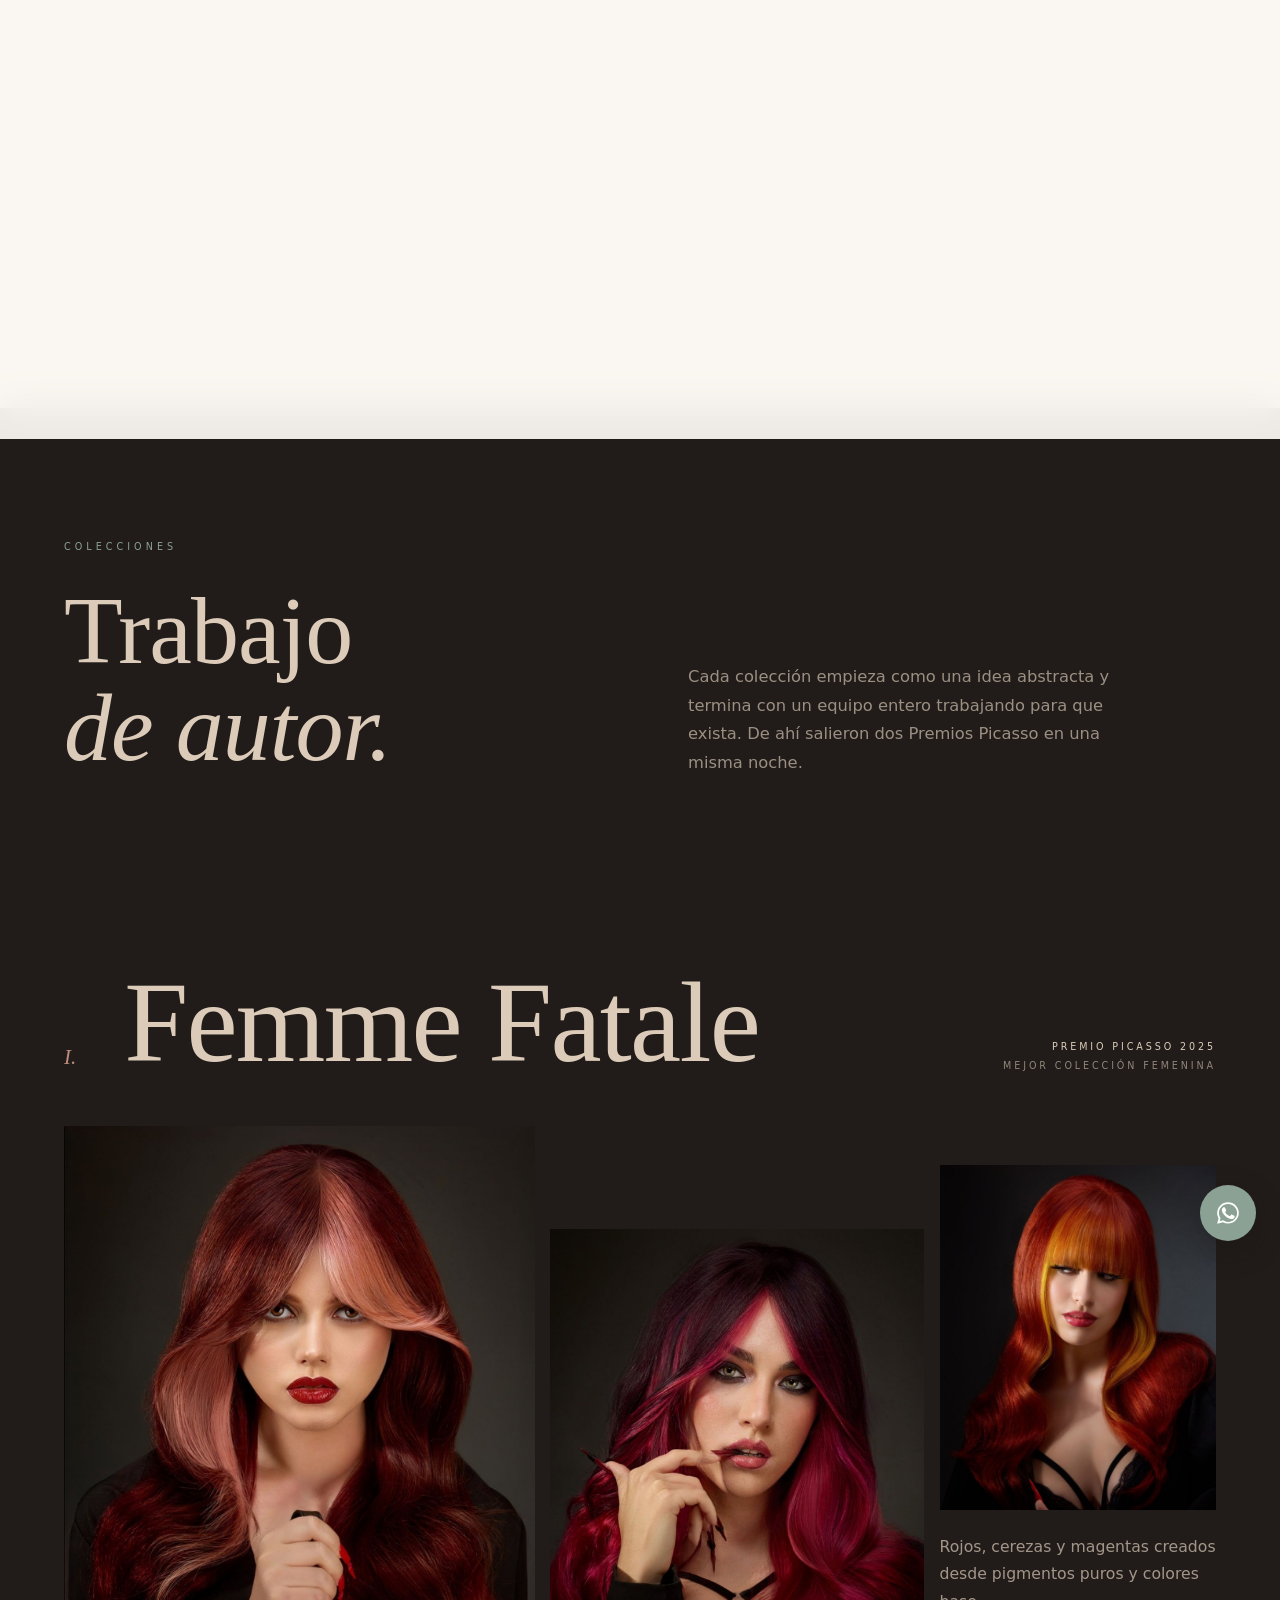
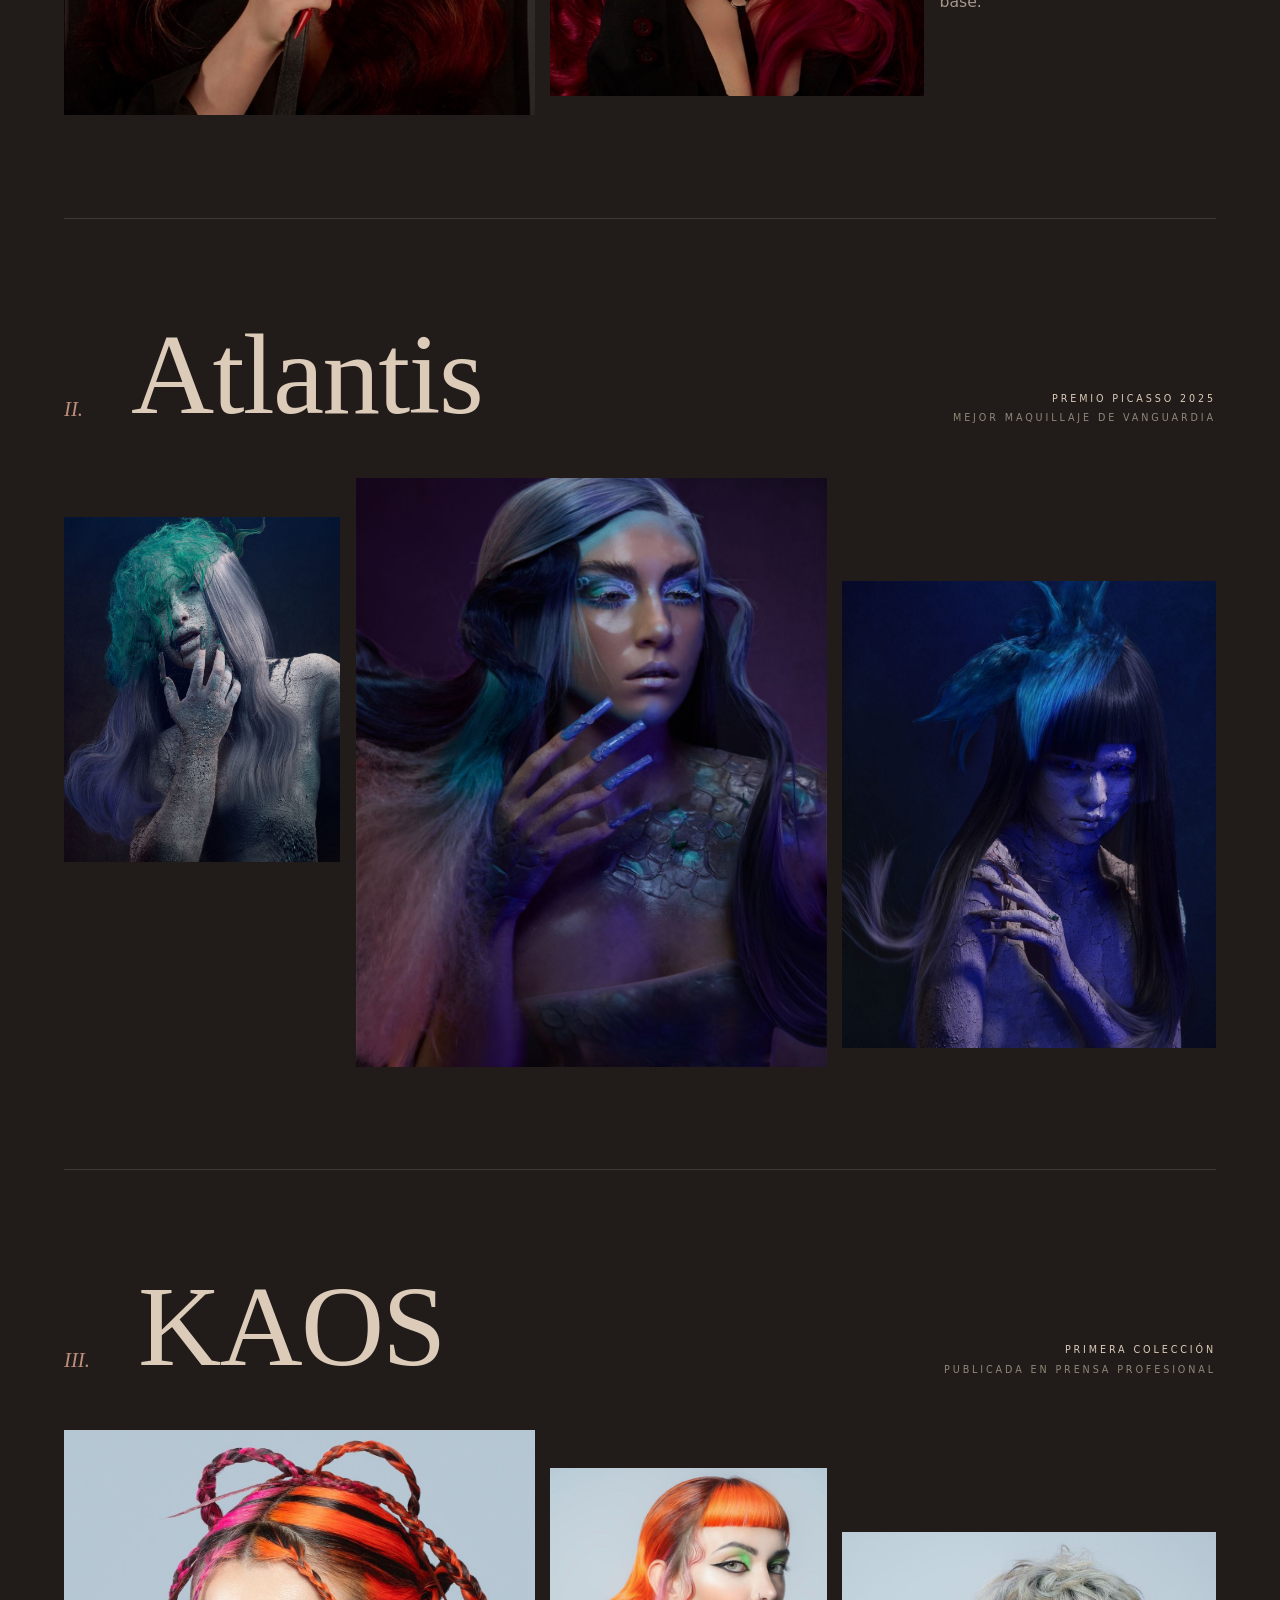
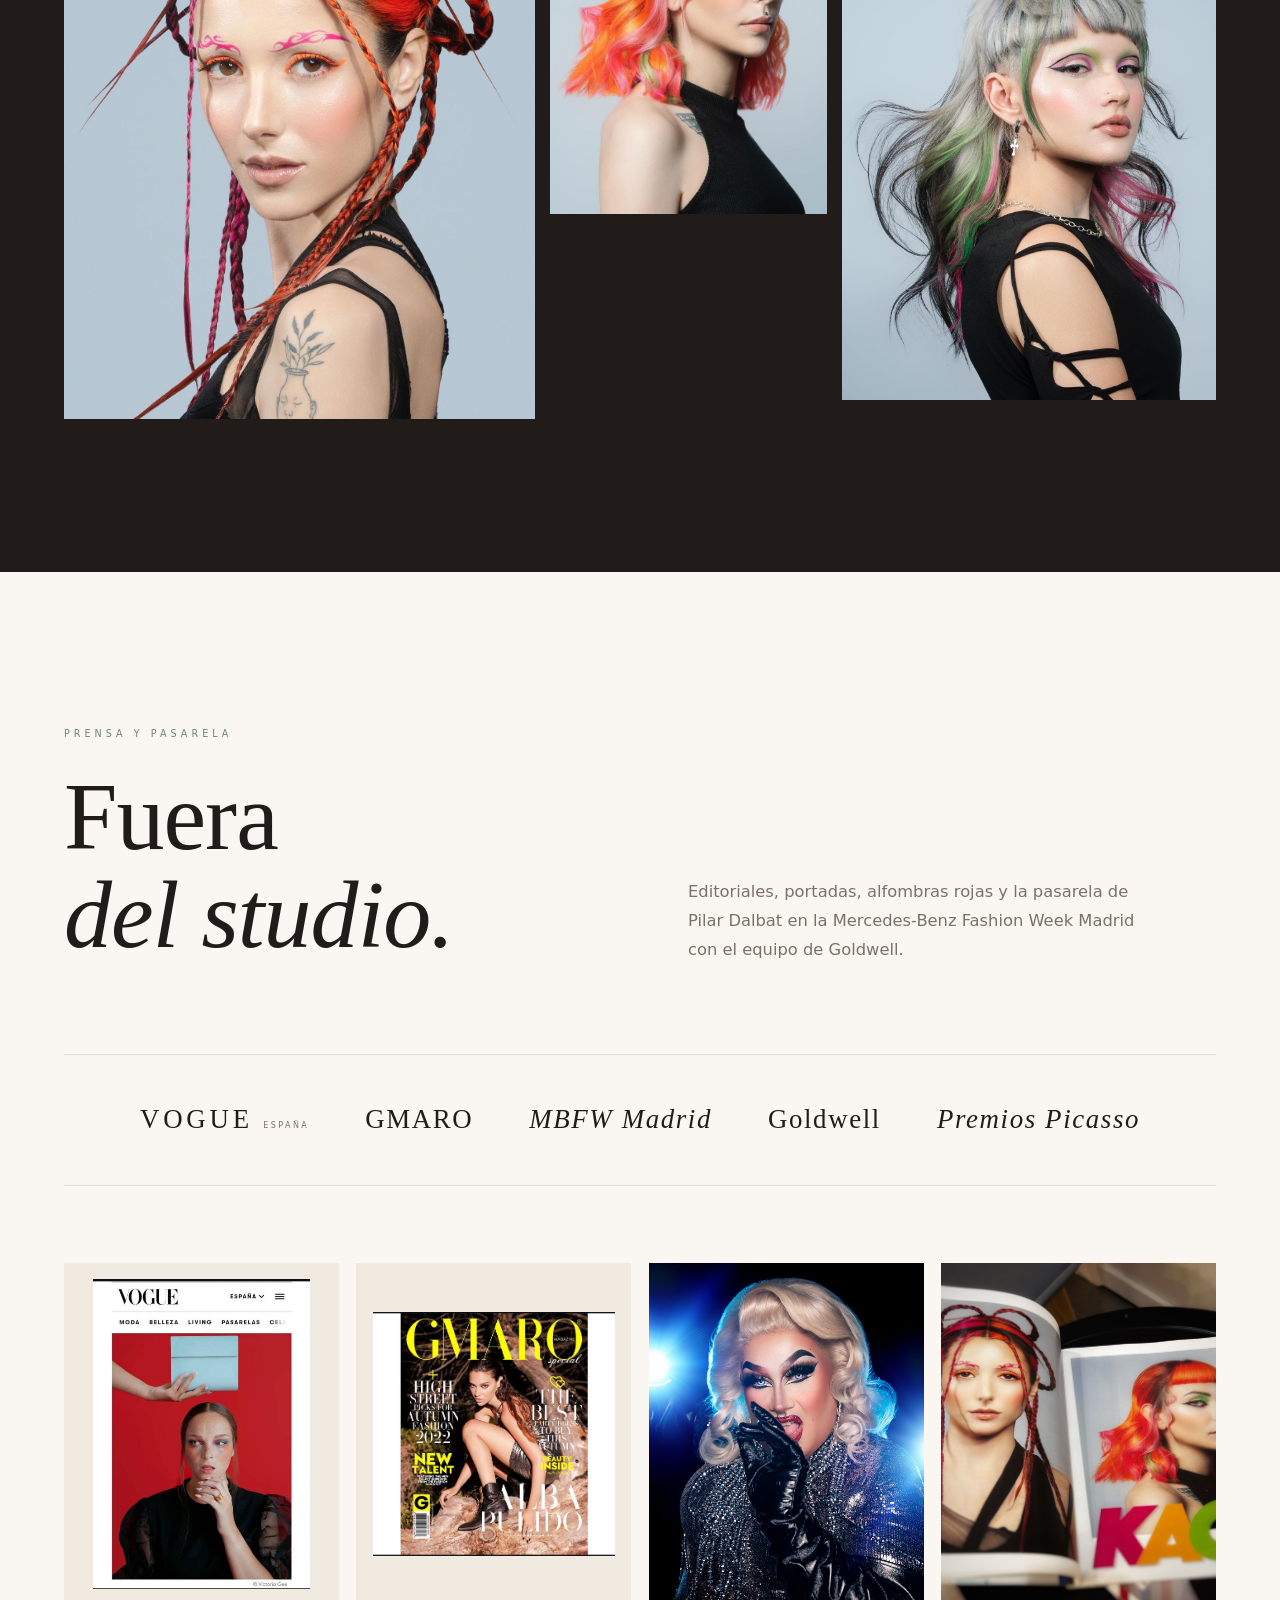
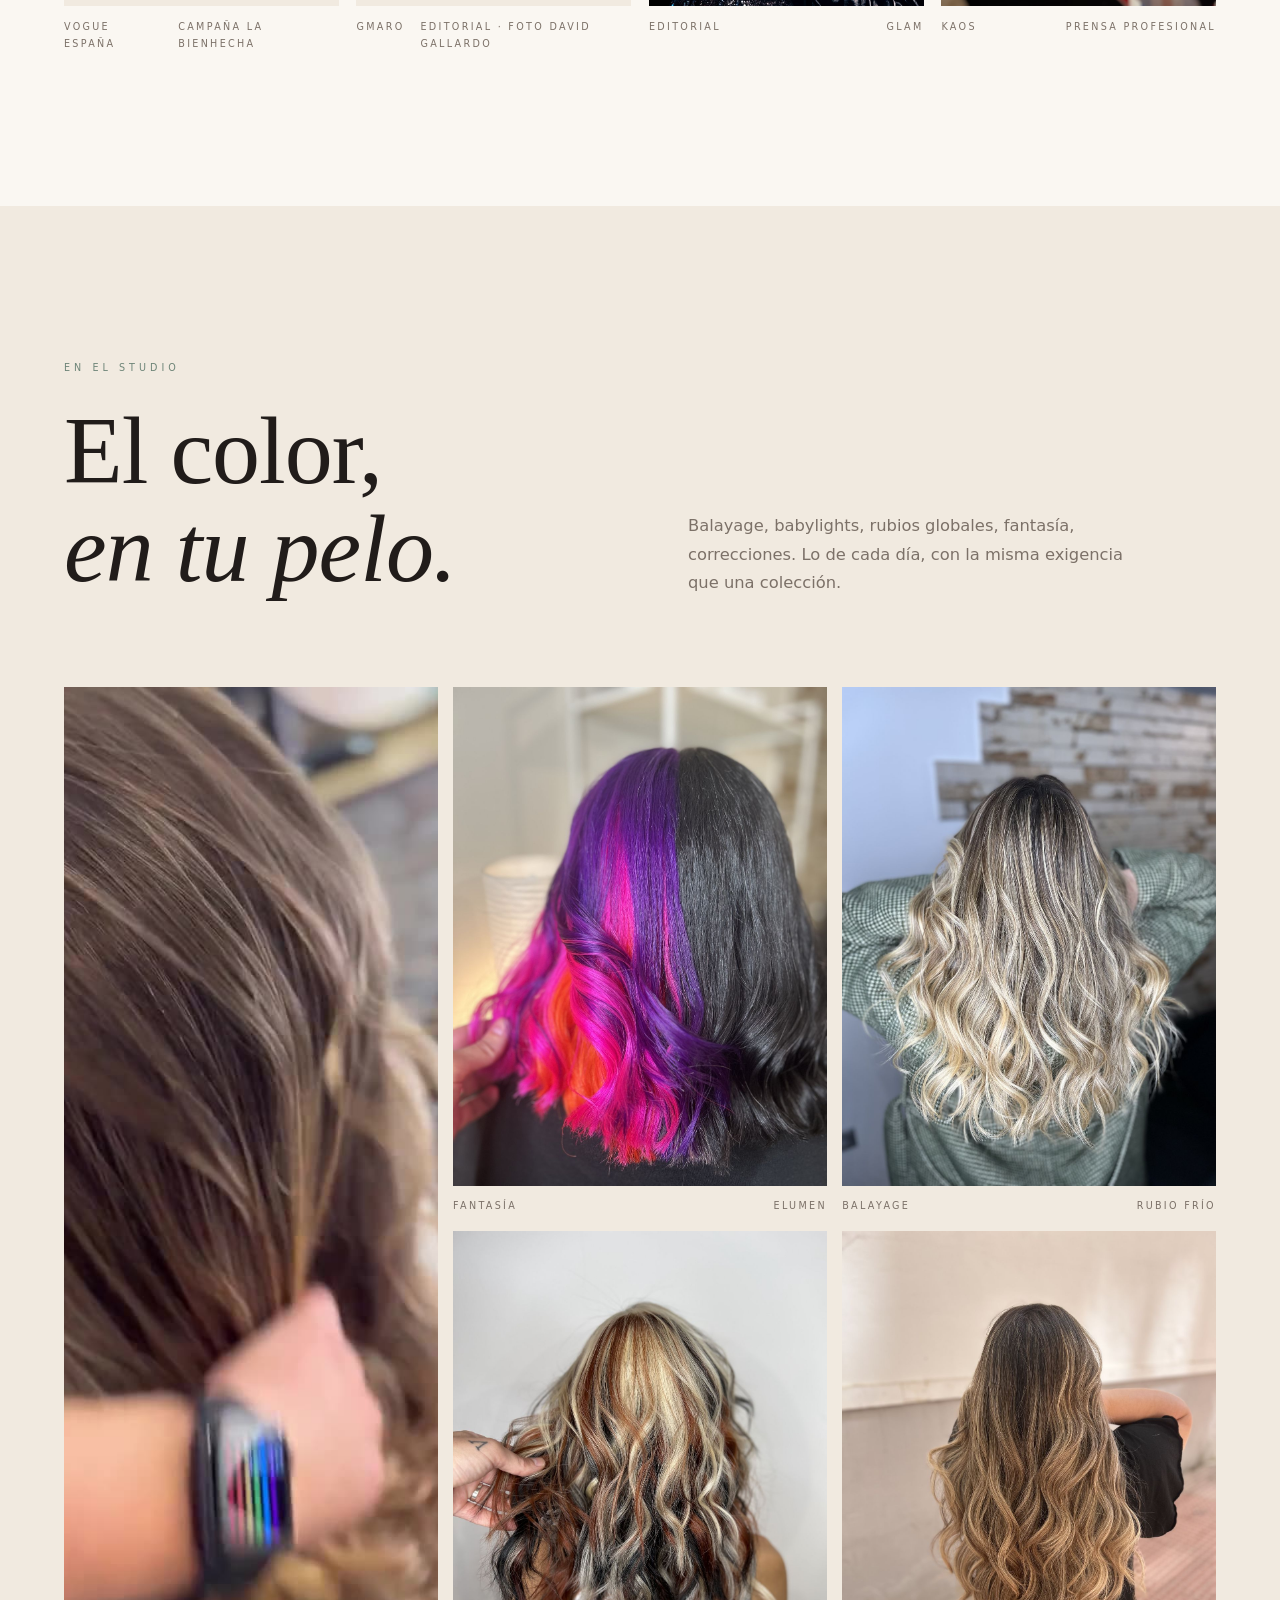
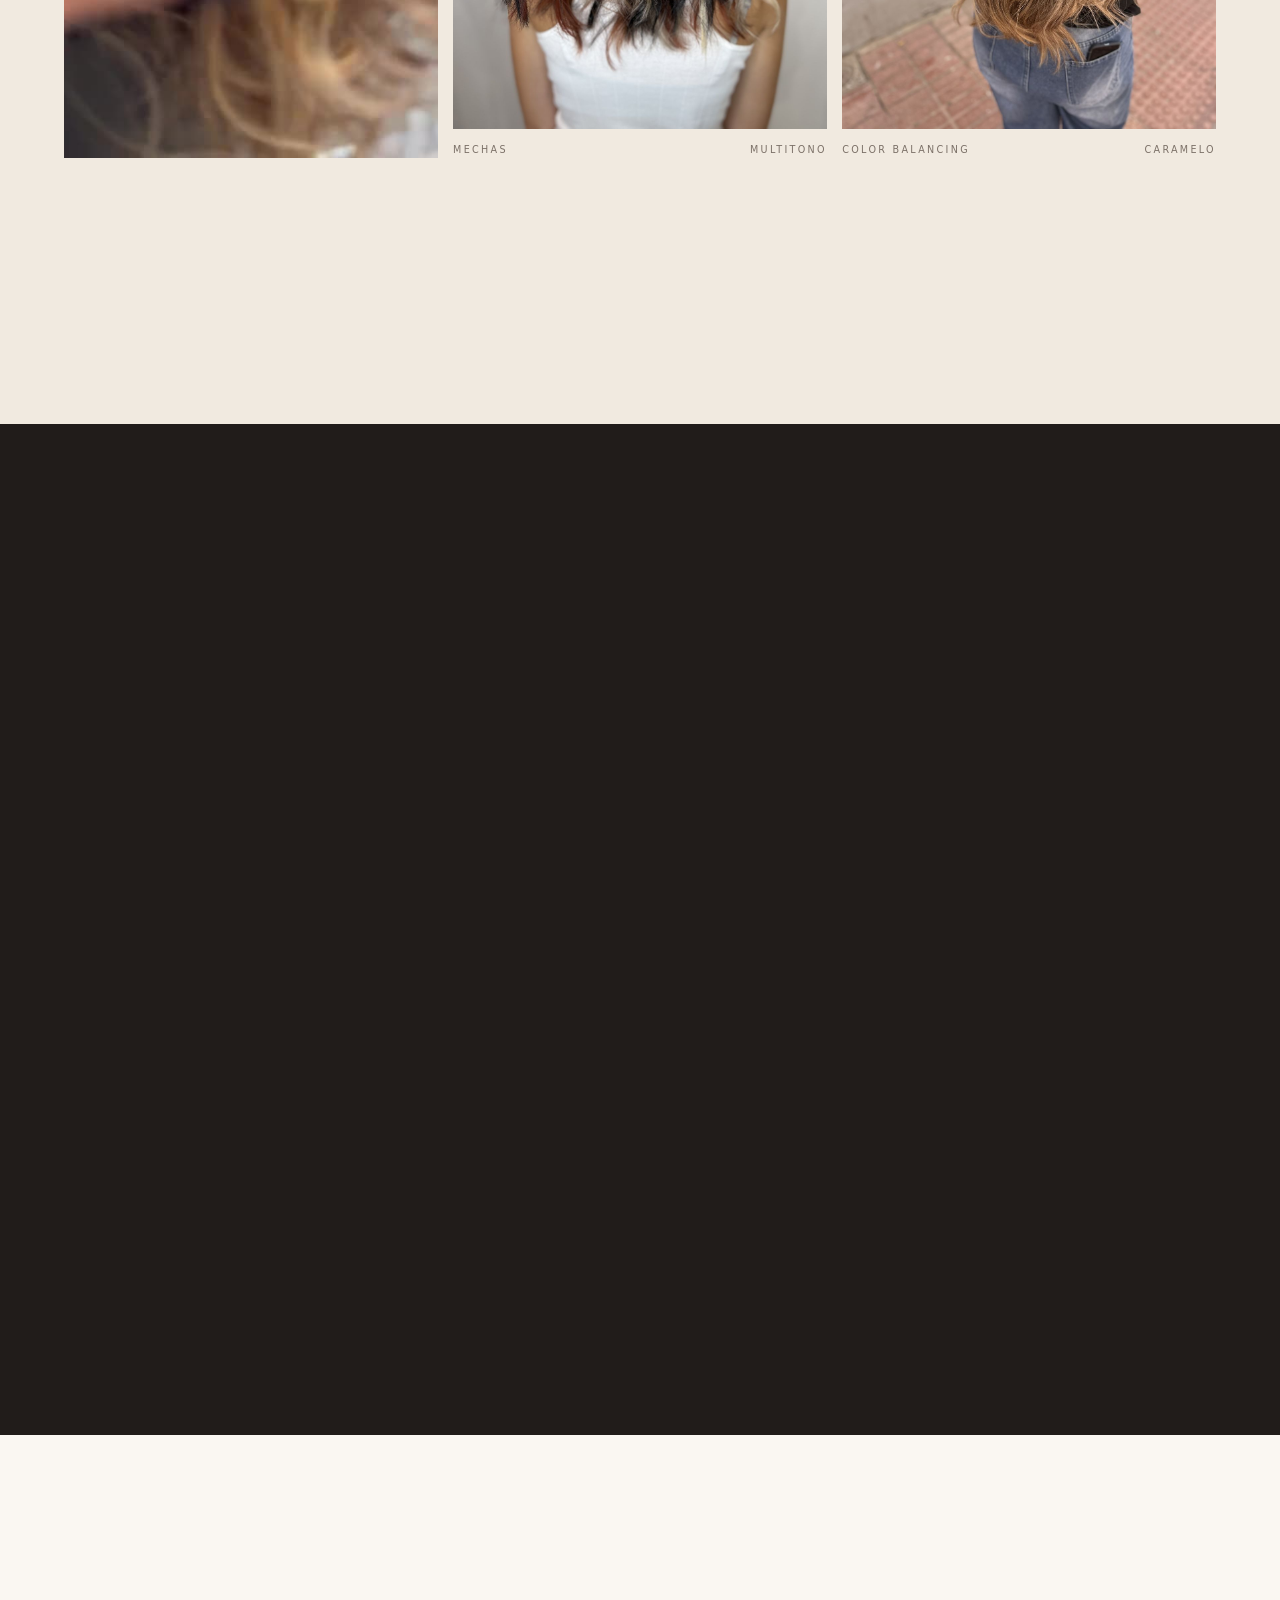
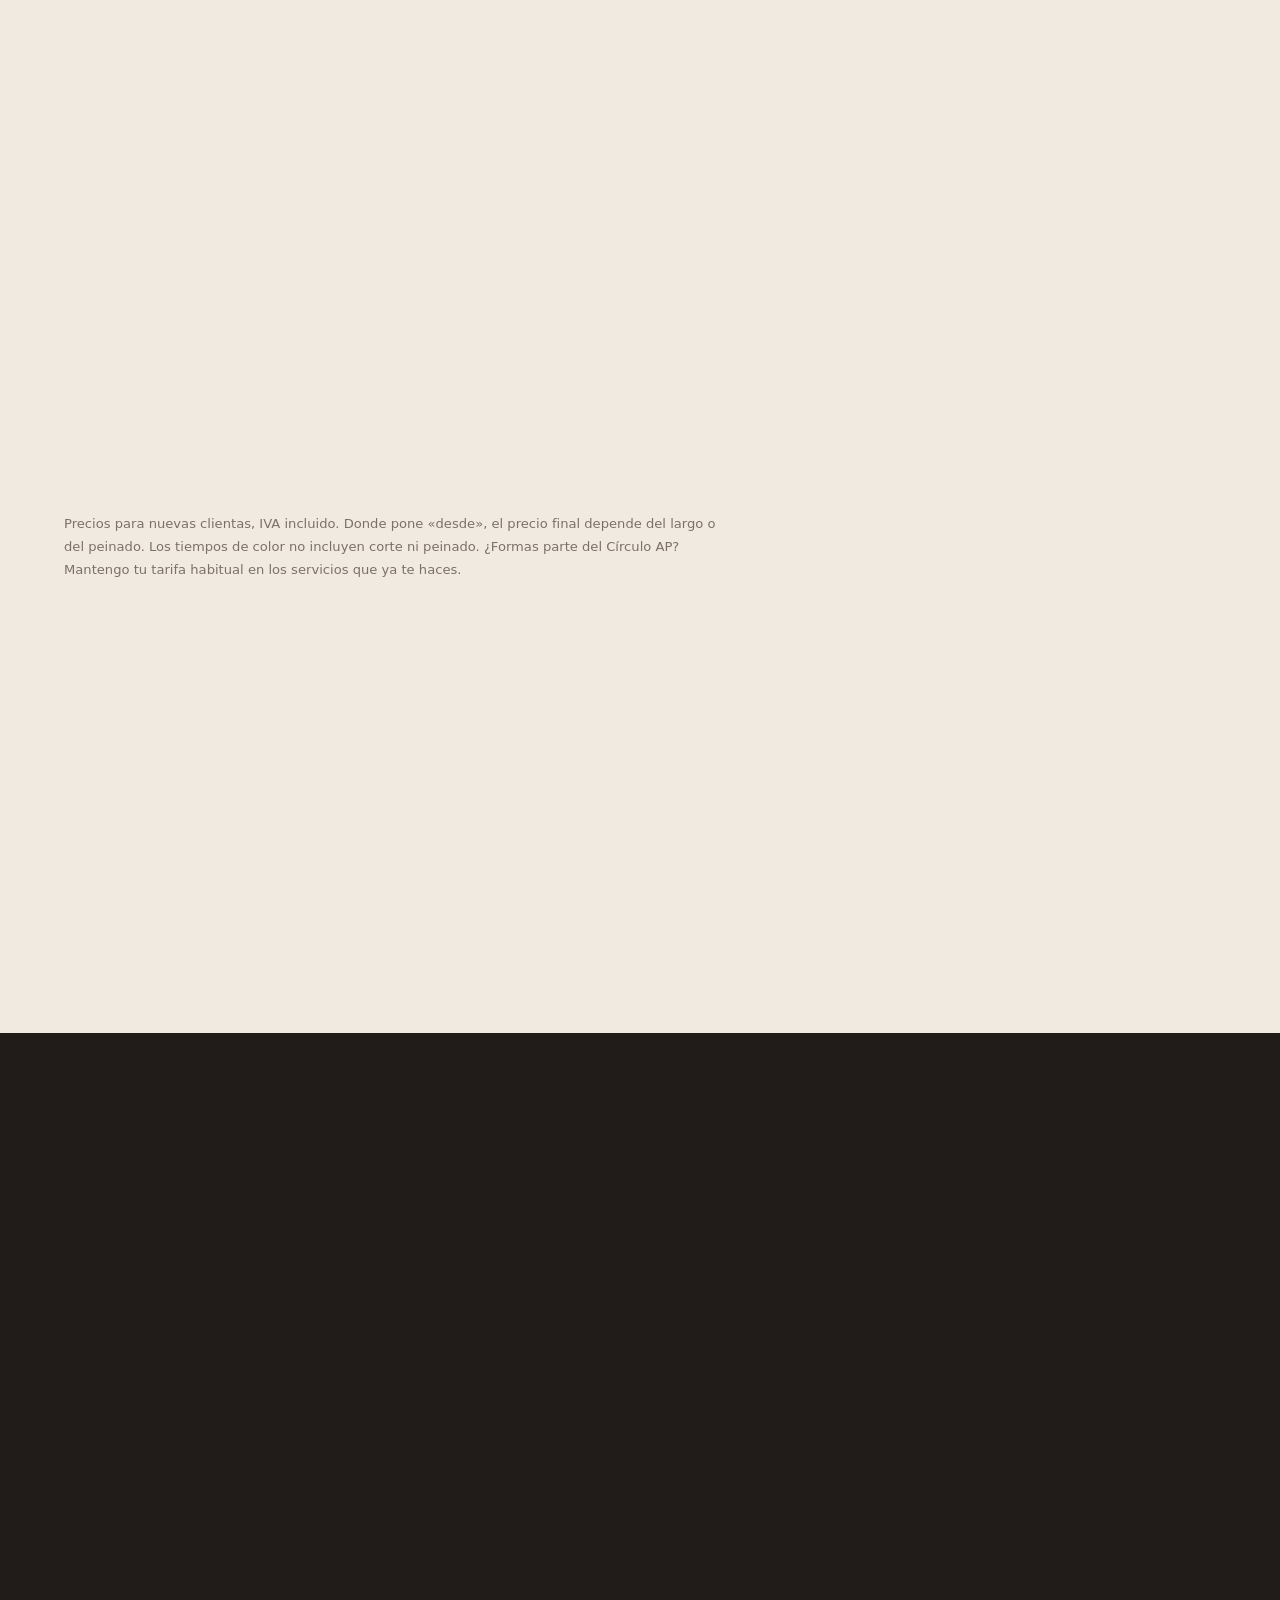
<file: index.html>
<!doctype html>
<html lang="es">
  <head>
    <meta charset="UTF-8" />
    <meta name="viewport" content="width=device-width, initial-scale=1" />
    <meta name="color-scheme" content="dark" />
    <meta name="robots" content="noindex" />
    <title>Adrián Pardo Hair Studio · Acceso</title>
    <link rel="icon" type="image/png" href="favicon.png" />
    <style>
      :root {
        --cream: #dbcbb8;
        --ink: #211c1a;
        --sage: #8aa194;
        --muted: rgba(219, 203, 184, 0.62);
        --line: rgba(219, 203, 184, 0.18);
        color: var(--cream);
        background: var(--ink);
        font-family: "Jost", ui-sans-serif, system-ui, -apple-system, BlinkMacSystemFont, "Segoe UI", sans-serif;
        font-weight: 300;
      }
      * { box-sizing: border-box; }
      body { display: grid; min-height: 100vh; margin: 0; place-items: center; }
      main { width: min(100% - 2.5rem, 30rem); padding: 3rem 0; text-align: center; }
      .mark { width: 72px; height: 72px; margin: 0 auto 2rem; display: block; }
      .lbl { font-size: 0.62rem; letter-spacing: 0.4em; text-transform: uppercase; color: var(--sage); margin-bottom: 1.2rem; }
      h1 {
        margin: 0;
        font-family: "Cormorant Garamond", Georgia, "Times New Roman", serif;
        font-weight: 300;
        font-size: clamp(2.3rem, 9vw, 3.2rem);
        line-height: 1.05;
      }
      h1 i { display: block; color: #fff; }
      p { margin: 1.4rem 0 2rem; color: var(--muted); line-height: 1.6; }
      .status { min-height: 1.5rem; margin-bottom: 1.8rem; font-size: 0.85rem; color: var(--muted); }
      .status::before {
        content: ""; display: inline-block; width: 6px; height: 6px; margin-right: 0.6rem;
        vertical-align: middle; border-radius: 50%; background: var(--sage);
        animation: pulse 1.4s ease-in-out infinite;
      }
      .status.done::before { animation: none; }
      @keyframes pulse { 50% { opacity: 0.25; } }
      @media (prefers-reduced-motion: reduce) { .status::before { animation: none; } }
      .links { display: grid; gap: 0.7rem; }
      a {
        display: block; padding: 1.05rem 1rem;
        font-size: 0.66rem; letter-spacing: 0.28em; text-transform: uppercase;
        color: var(--ink); background: var(--cream); text-decoration: none;
        border: 1px solid var(--cream); transition: background 0.3s, color 0.3s;
      }
      a:hover { background: #fff; }
      a.secondary { color: var(--cream); background: transparent; border-color: var(--line); }
      a.secondary:hover { border-color: var(--cream); }
      a:focus-visible { outline: 2px solid var(--sage); outline-offset: 3px; }
      .wa { margin-top: 2.4rem; font-size: 0.8rem; color: var(--muted); }
      .wa a { display: inline; padding: 0; border: 0; background: none; color: var(--cream); letter-spacing: 0; text-transform: none; font-size: 0.8rem; text-decoration: underline; text-underline-offset: 3px; }
    </style>
  </head>
  <body>
    <main>
      <img class="mark" src="favicon.png" alt="" width="72" height="72" />
      <div class="lbl">Adrián Pardo · Hair Studio</div>
      <h1>Menos ruido,<i>más intención.</i></h1>
      <p>Estoy buscando la ruta más rápida para abrir la web.</p>
      <div class="status" id="status" role="status" aria-live="polite">Comprobando disponibilidad…</div>
      <div class="links">
        <a id="go-primary" href="https://adrian-pardo.pages.dev/">Abrir la web</a>
        <a id="go-mirror" class="secondary" href="https://blancanieves00.github.io/adrian-pardo-gateway/web/">Abrir la copia de respaldo</a>
      </div>
      <div class="wa">¿No carga ninguna? Escríbeme por <a href="https://wa.me/34677427724">WhatsApp</a>.</div>
    </main>

    <script>
      // ── Configuración ─────────────────────────────────────────────
      // PRIMARY: la web en Cloudflare (cuando el dominio esté traspasado,
      //          cambiar por https://www.adrianpardohairstudio.com/).
      // MIRROR:  copia en GitHub Pages (carpeta web/ de este mismo repo, fuera de
      //          Cloudflare) para cuando LaLiga bloquea las IPs de Cloudflare.
      //          La sincroniza push.sh del repo de la web.
      const PRIMARY = "https://adrian-pardo.pages.dev/";
      const MIRROR = "https://blancanieves00.github.io/adrian-pardo-gateway/web/";
      const PROBE = "favicon.png";
      const TIMEOUT_MS = 3500;
      const status = document.querySelector("#status");

      // ?ir=cita.html → lleva a esa página dentro de la web (solo rutas relativas)
      const params = new URLSearchParams(location.search);
      const raw = params.get("ir") || "";
      const path = /^[a-z0-9][a-z0-9\-./]*(\.html)?$/i.test(raw) && !raw.includes("..") ? raw : "";
      const target = (host) => host + path + location.hash;
      document.querySelector("#go-primary").href = target(PRIMARY);
      document.querySelector("#go-mirror").href = target(MIRROR);

      function reachable(url) {
        return new Promise((resolve, reject) => {
          const image = new Image();
          const timeout = setTimeout(() => { image.src = ""; reject(new Error("timeout")); }, TIMEOUT_MS);
          image.onload = () => { clearTimeout(timeout); resolve(); };
          image.onerror = () => { clearTimeout(timeout); reject(new Error("unavailable")); };
          image.src = `${url}${PROBE}?gateway-check=${Date.now()}`;
        });
      }

      Promise.allSettled([reachable(PRIMARY), reachable(MIRROR)]).then(([primary, mirror]) => {
        const destination = primary.status === "fulfilled" ? PRIMARY : mirror.status === "fulfilled" ? MIRROR : null;
        status.classList.add("done");
        if (!destination) {
          status.textContent = "No he podido comprobar ninguna ruta. Prueba con uno de los botones.";
          return;
        }
        status.textContent = destination === PRIMARY ? "Web disponible. Abriendo…" : "Abriendo la copia de respaldo…";
        window.setTimeout(() => window.location.replace(target(destination)), 250);
      });
    </script>
  </body>
</html>
</file>
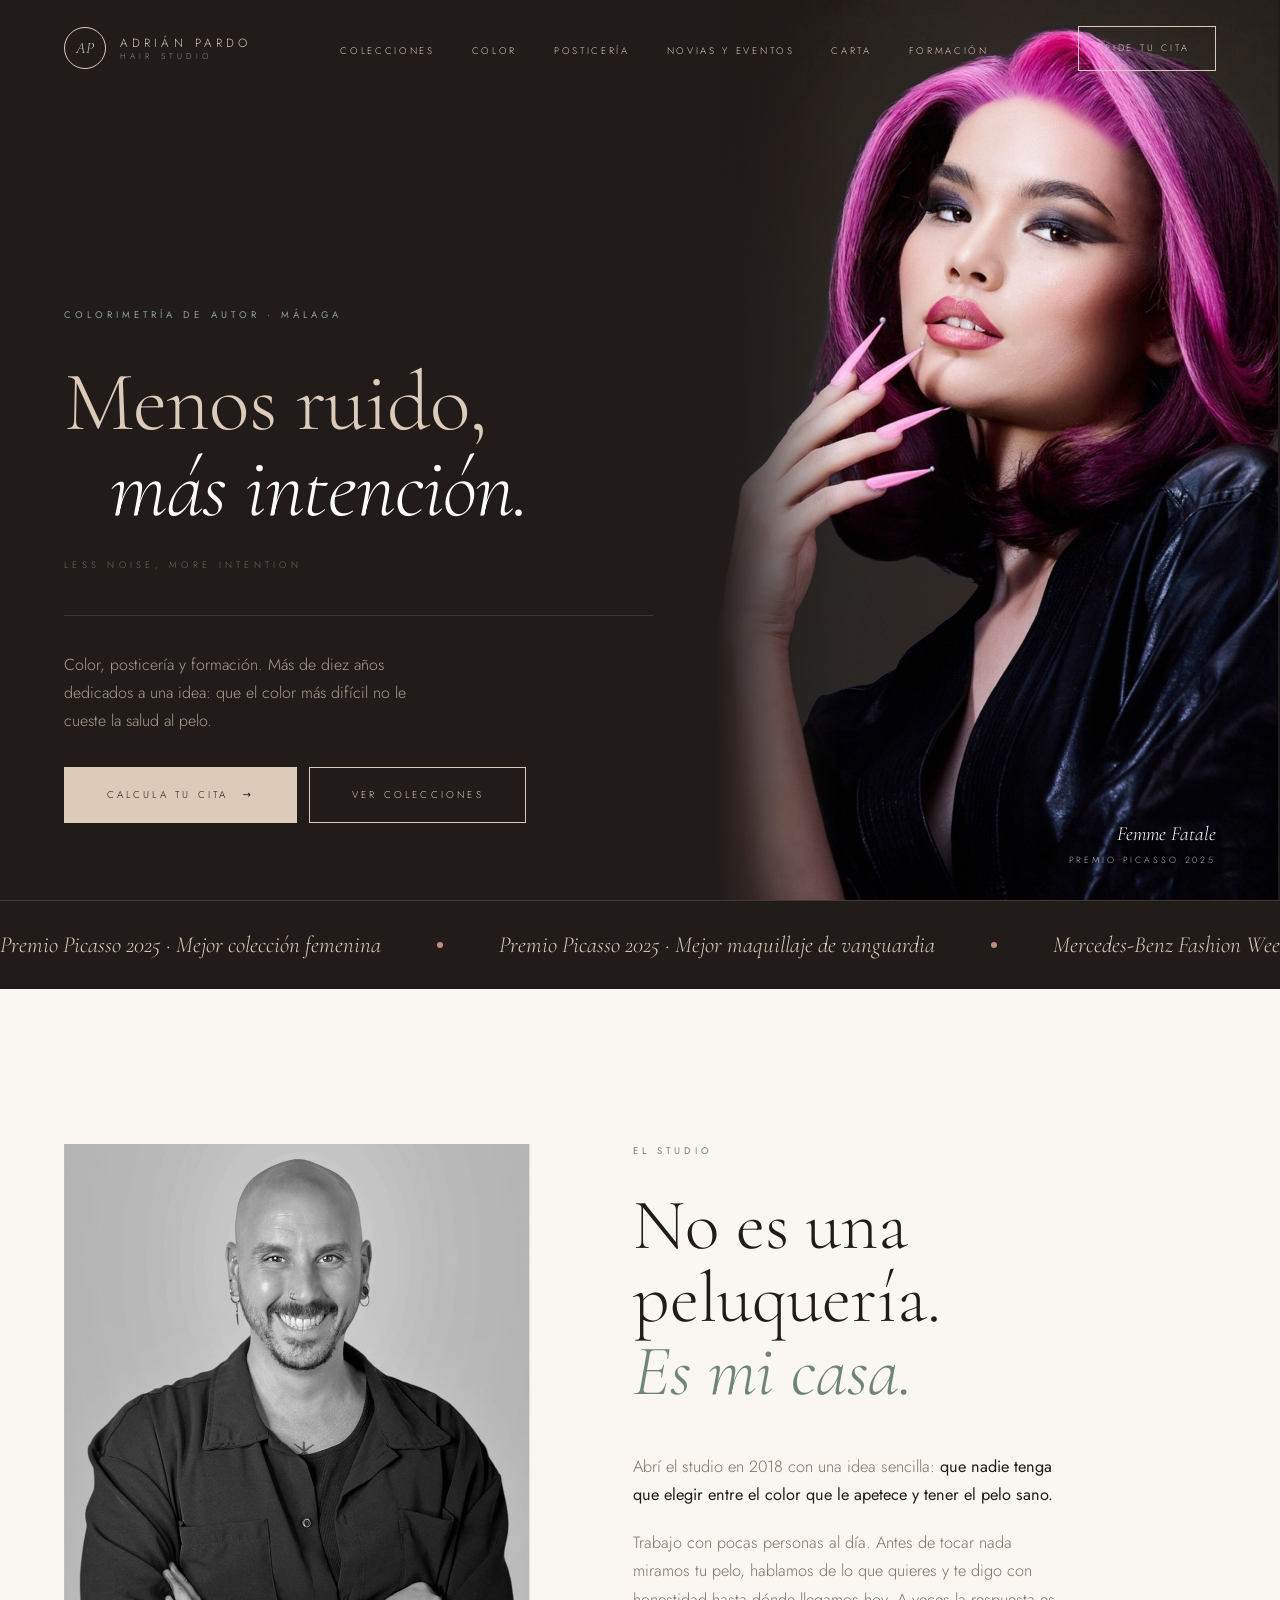
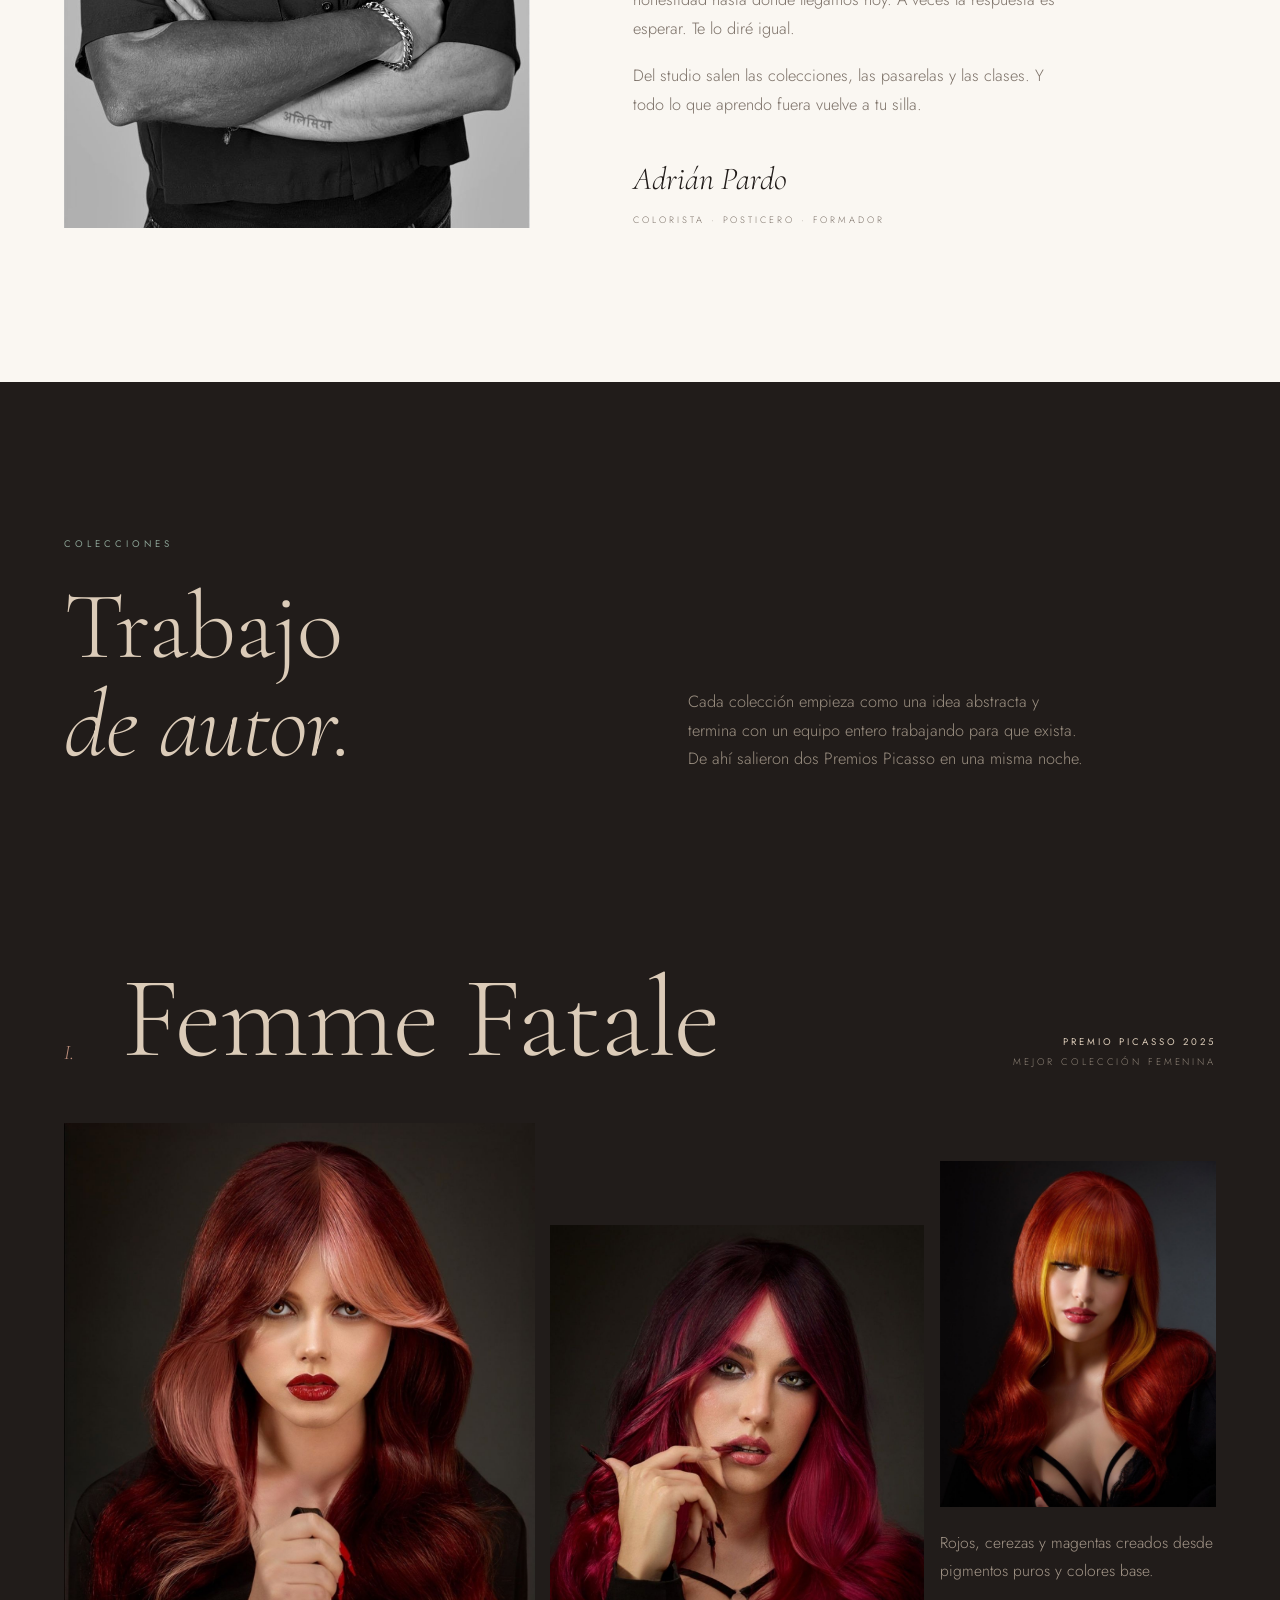
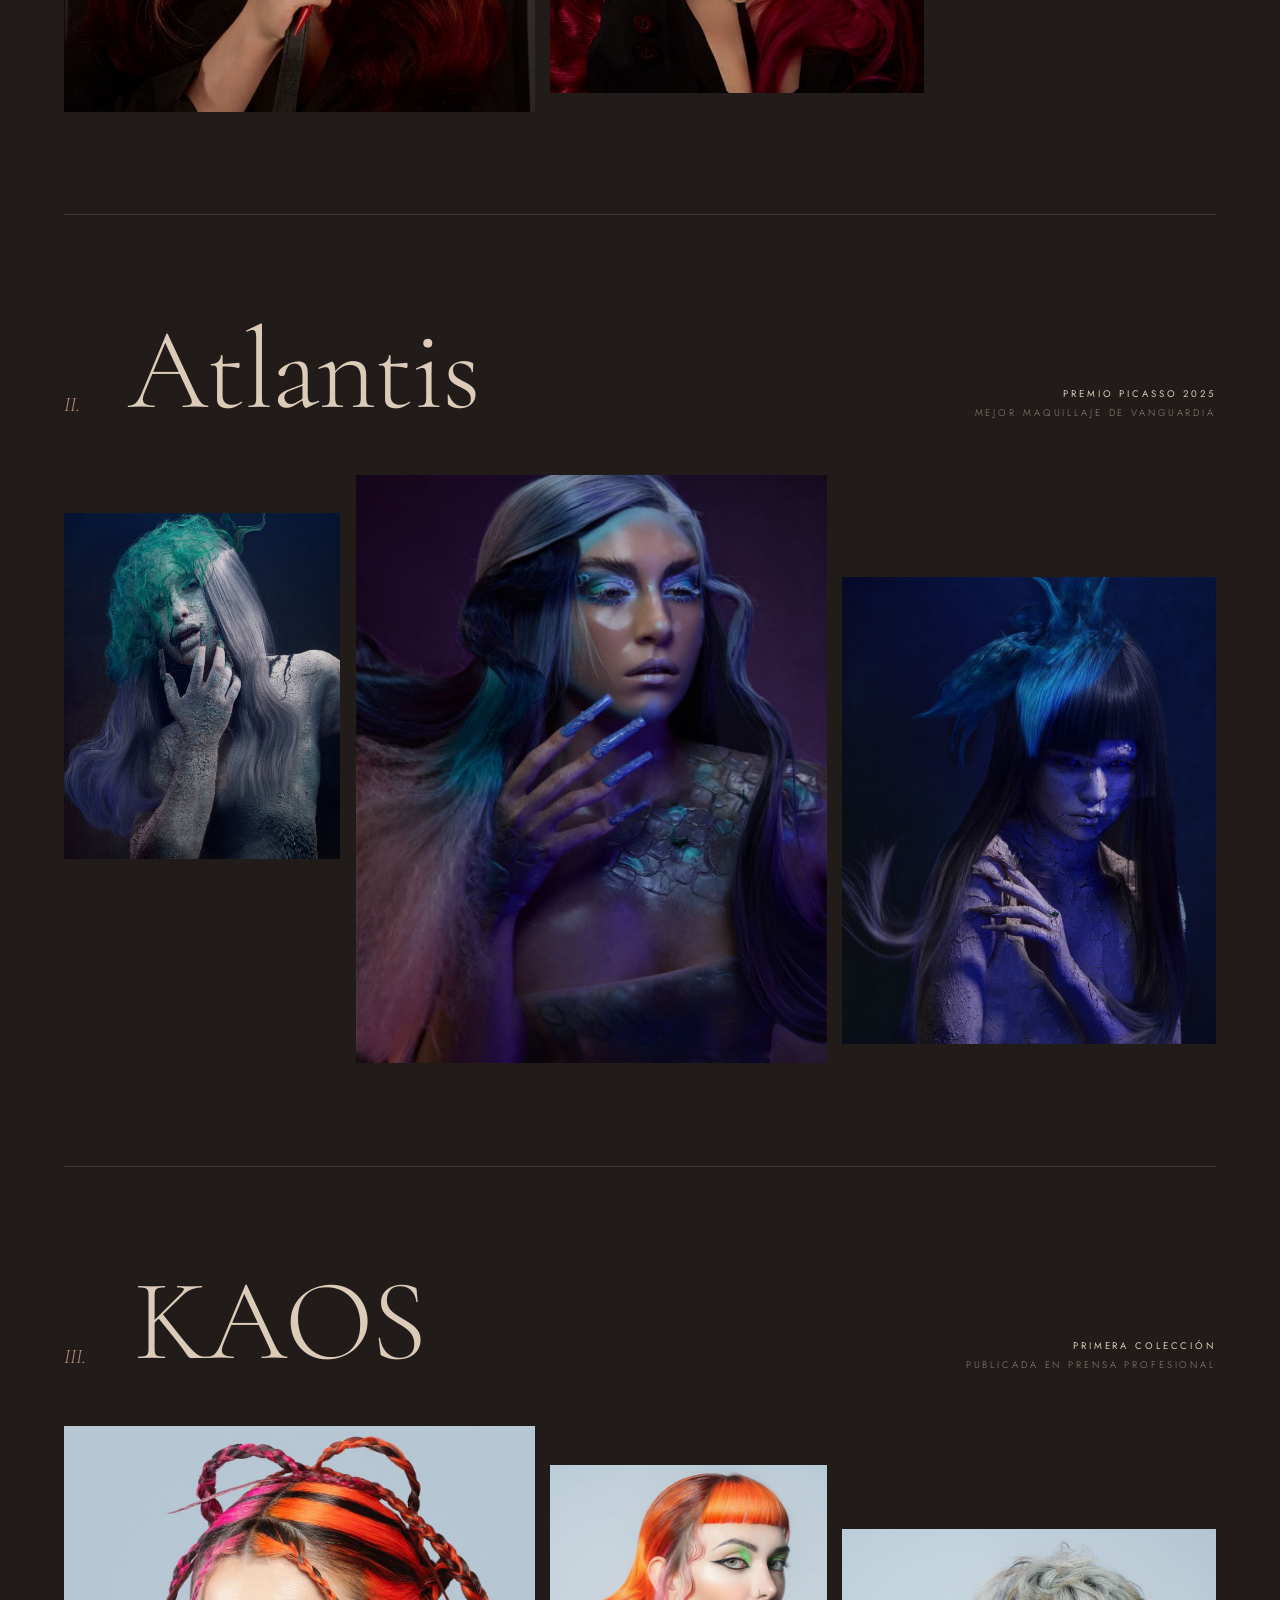
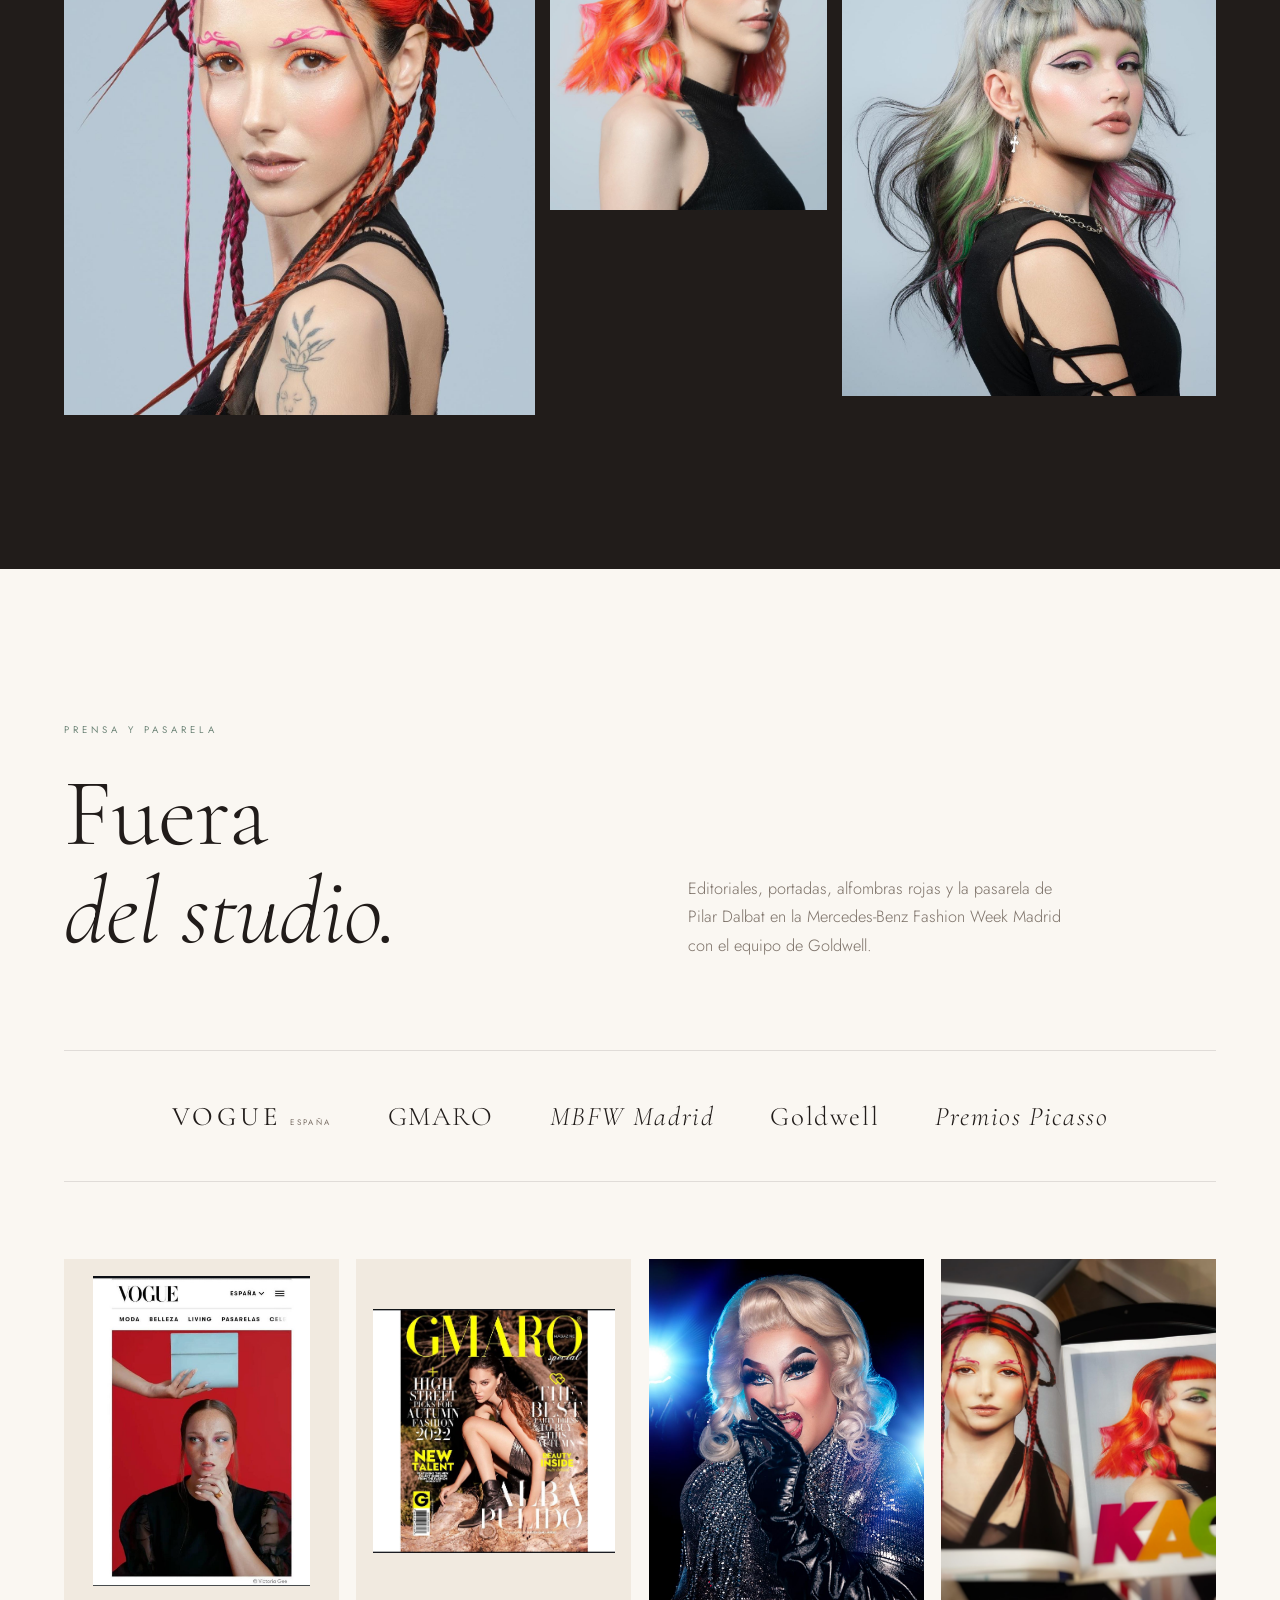
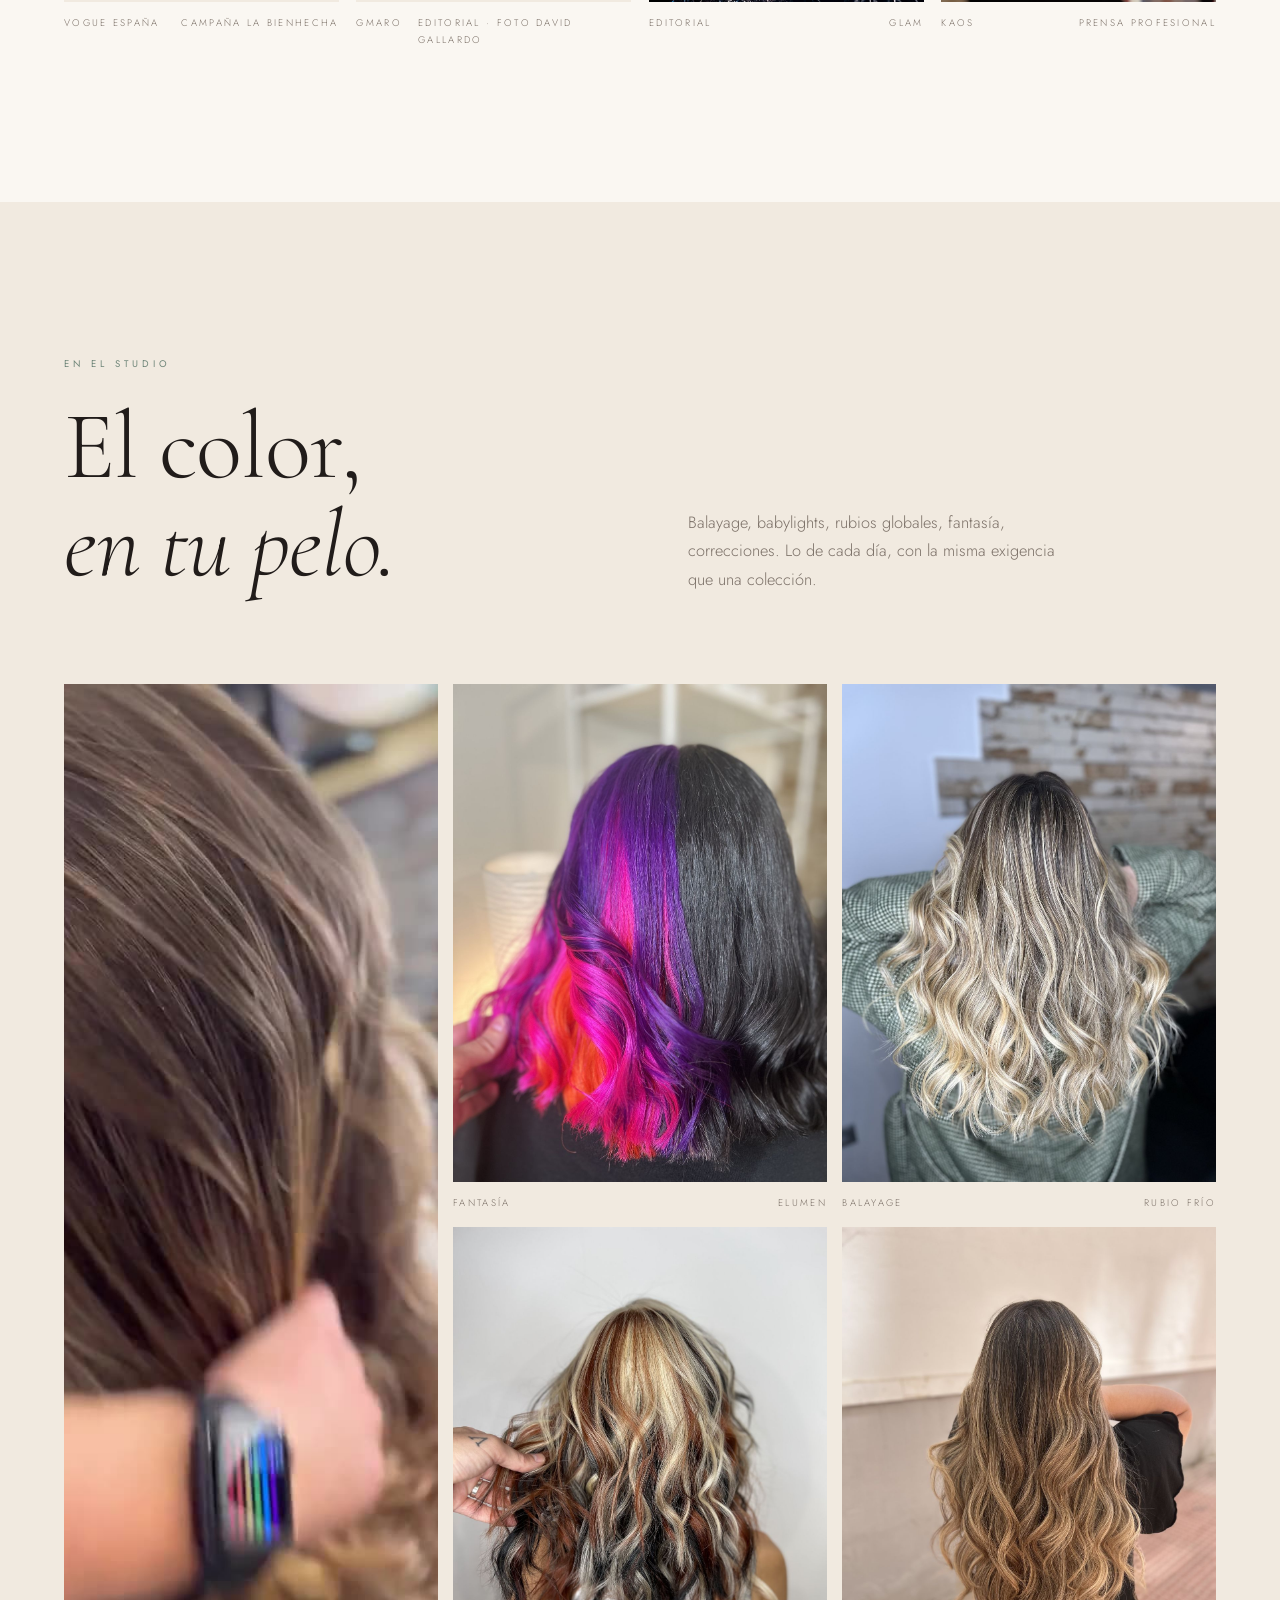
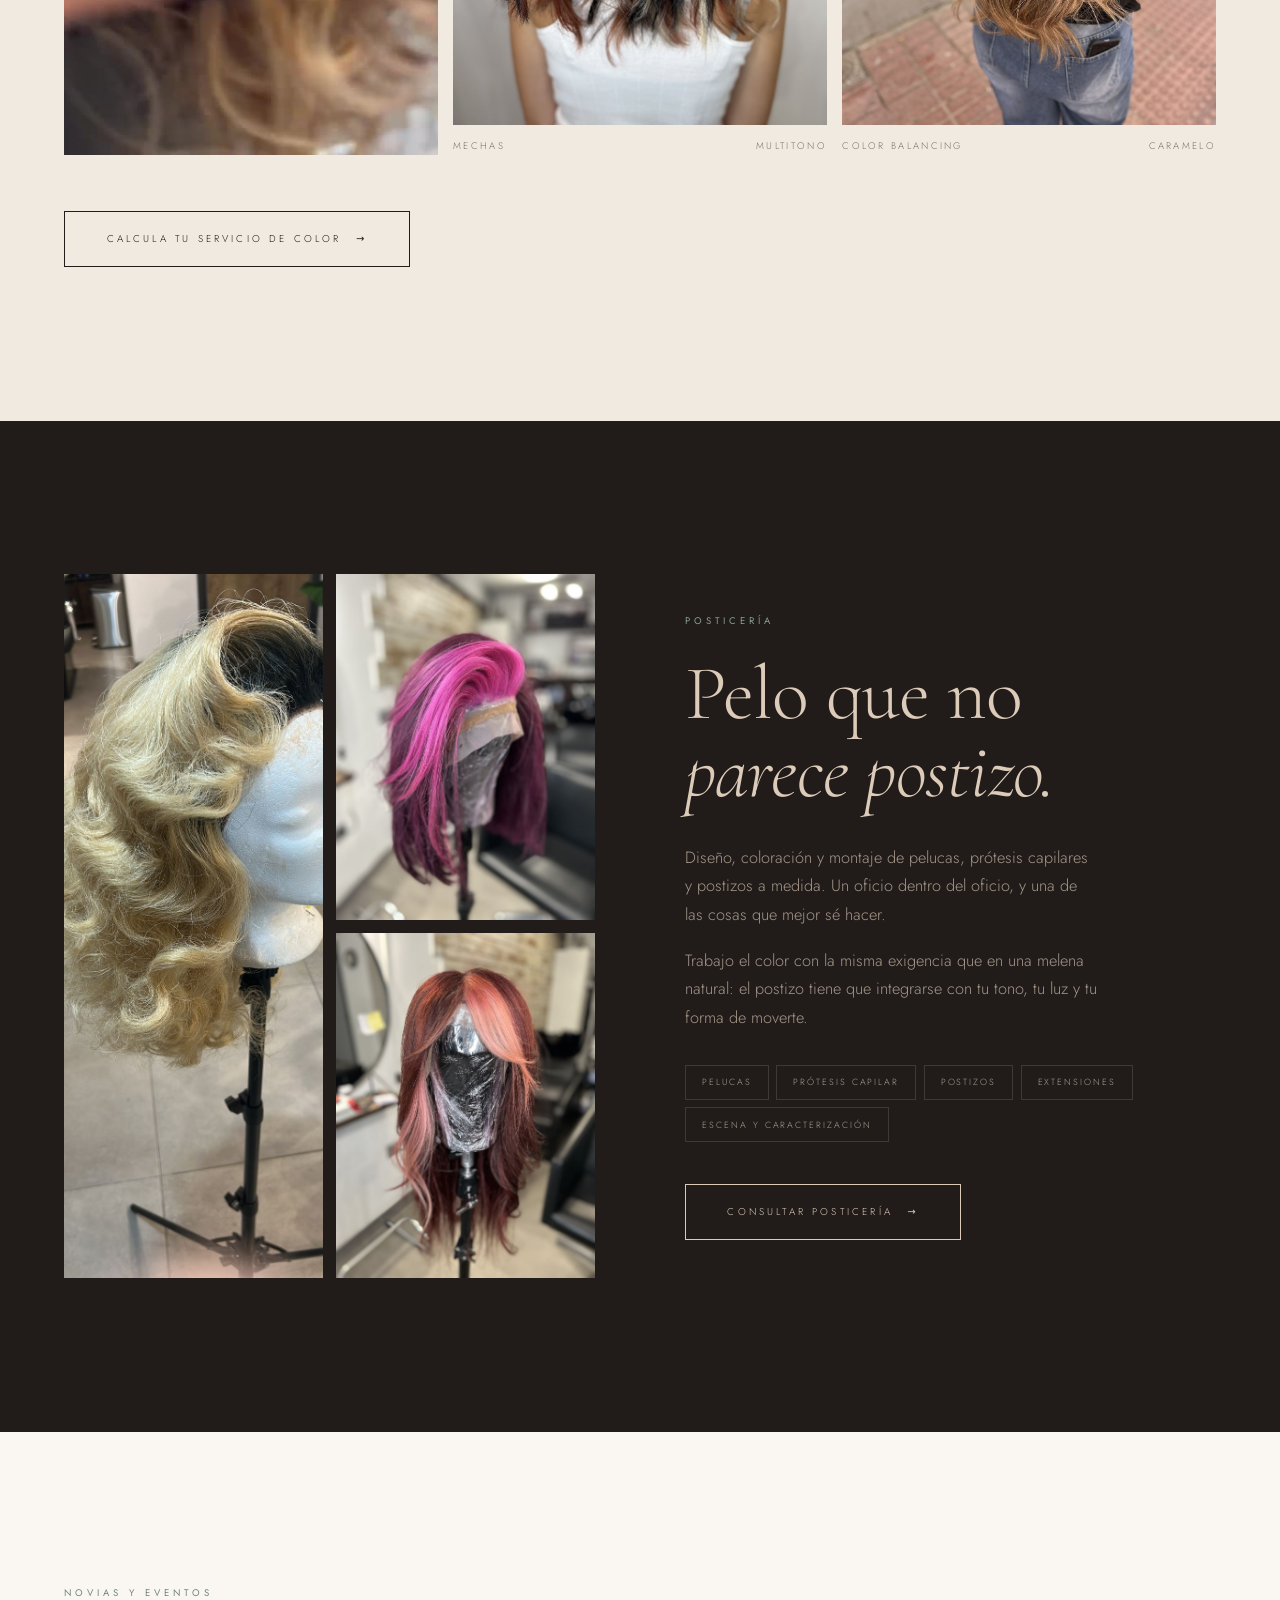
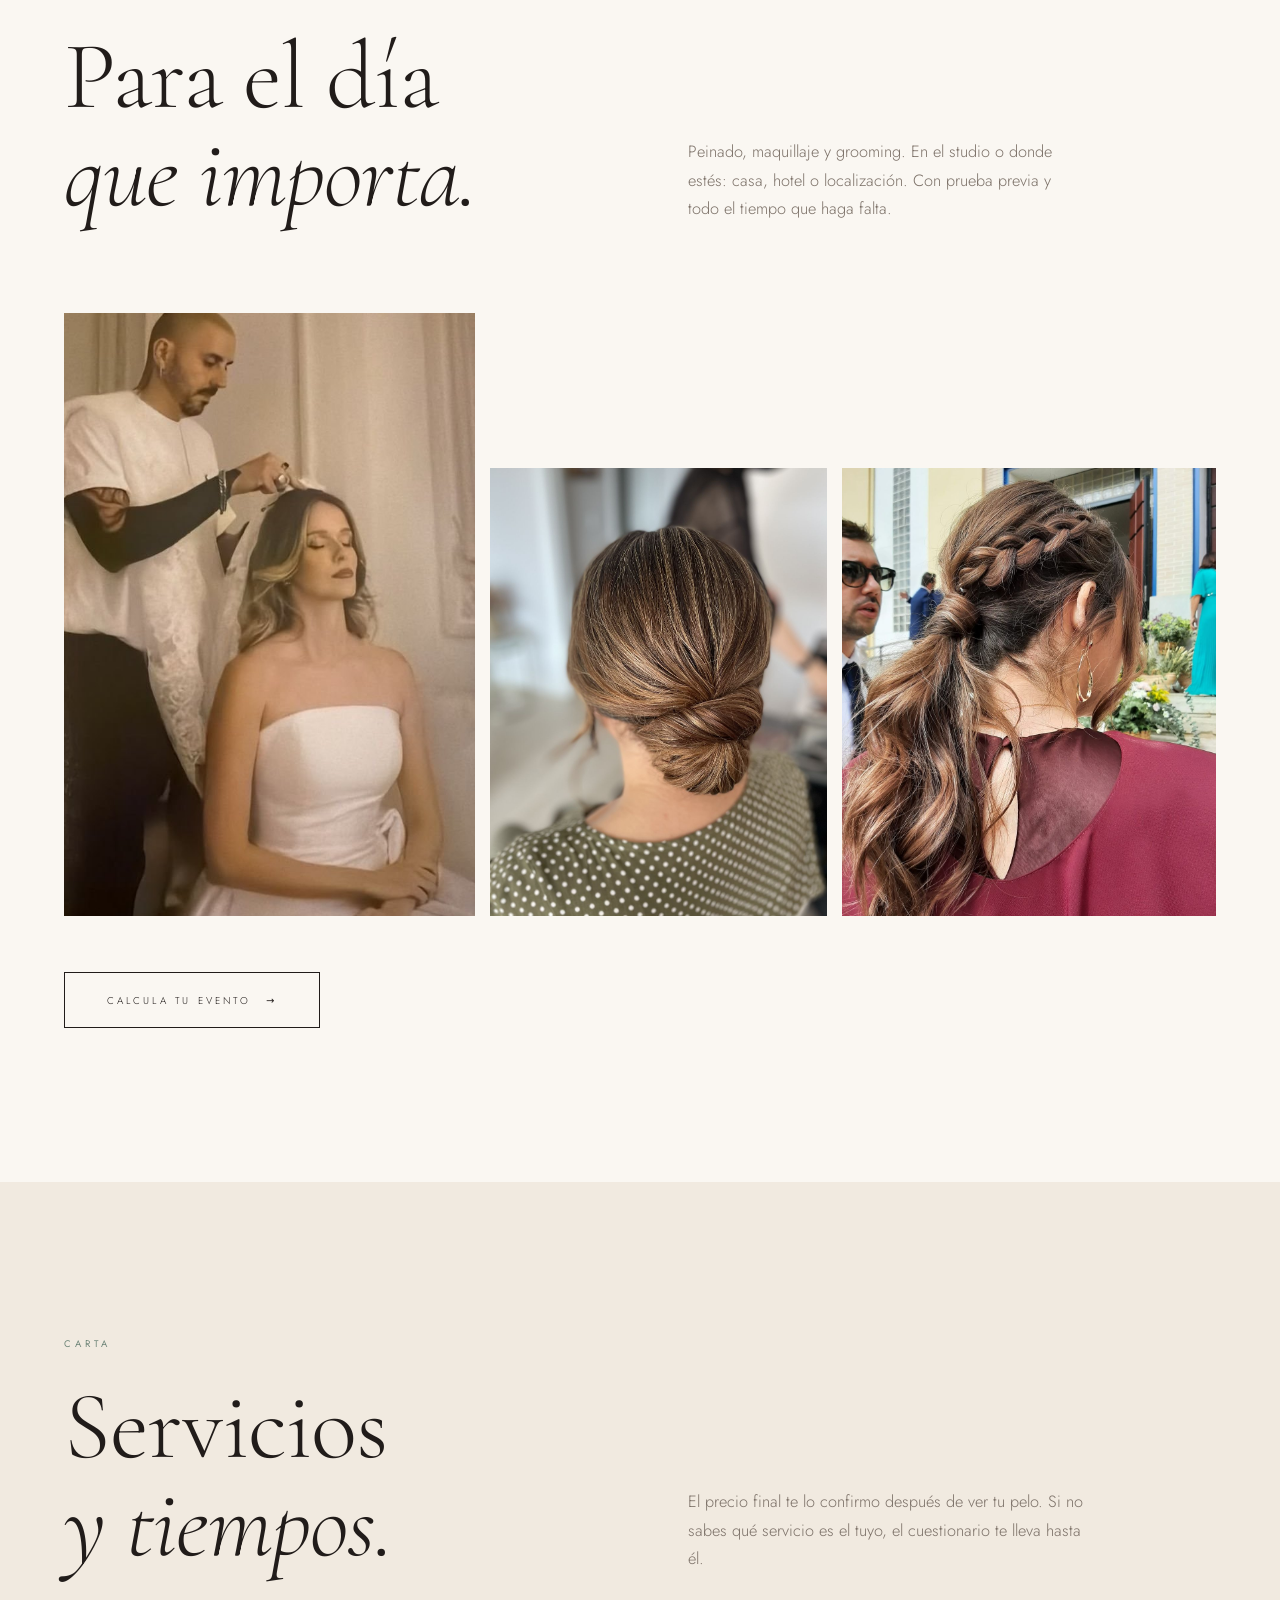
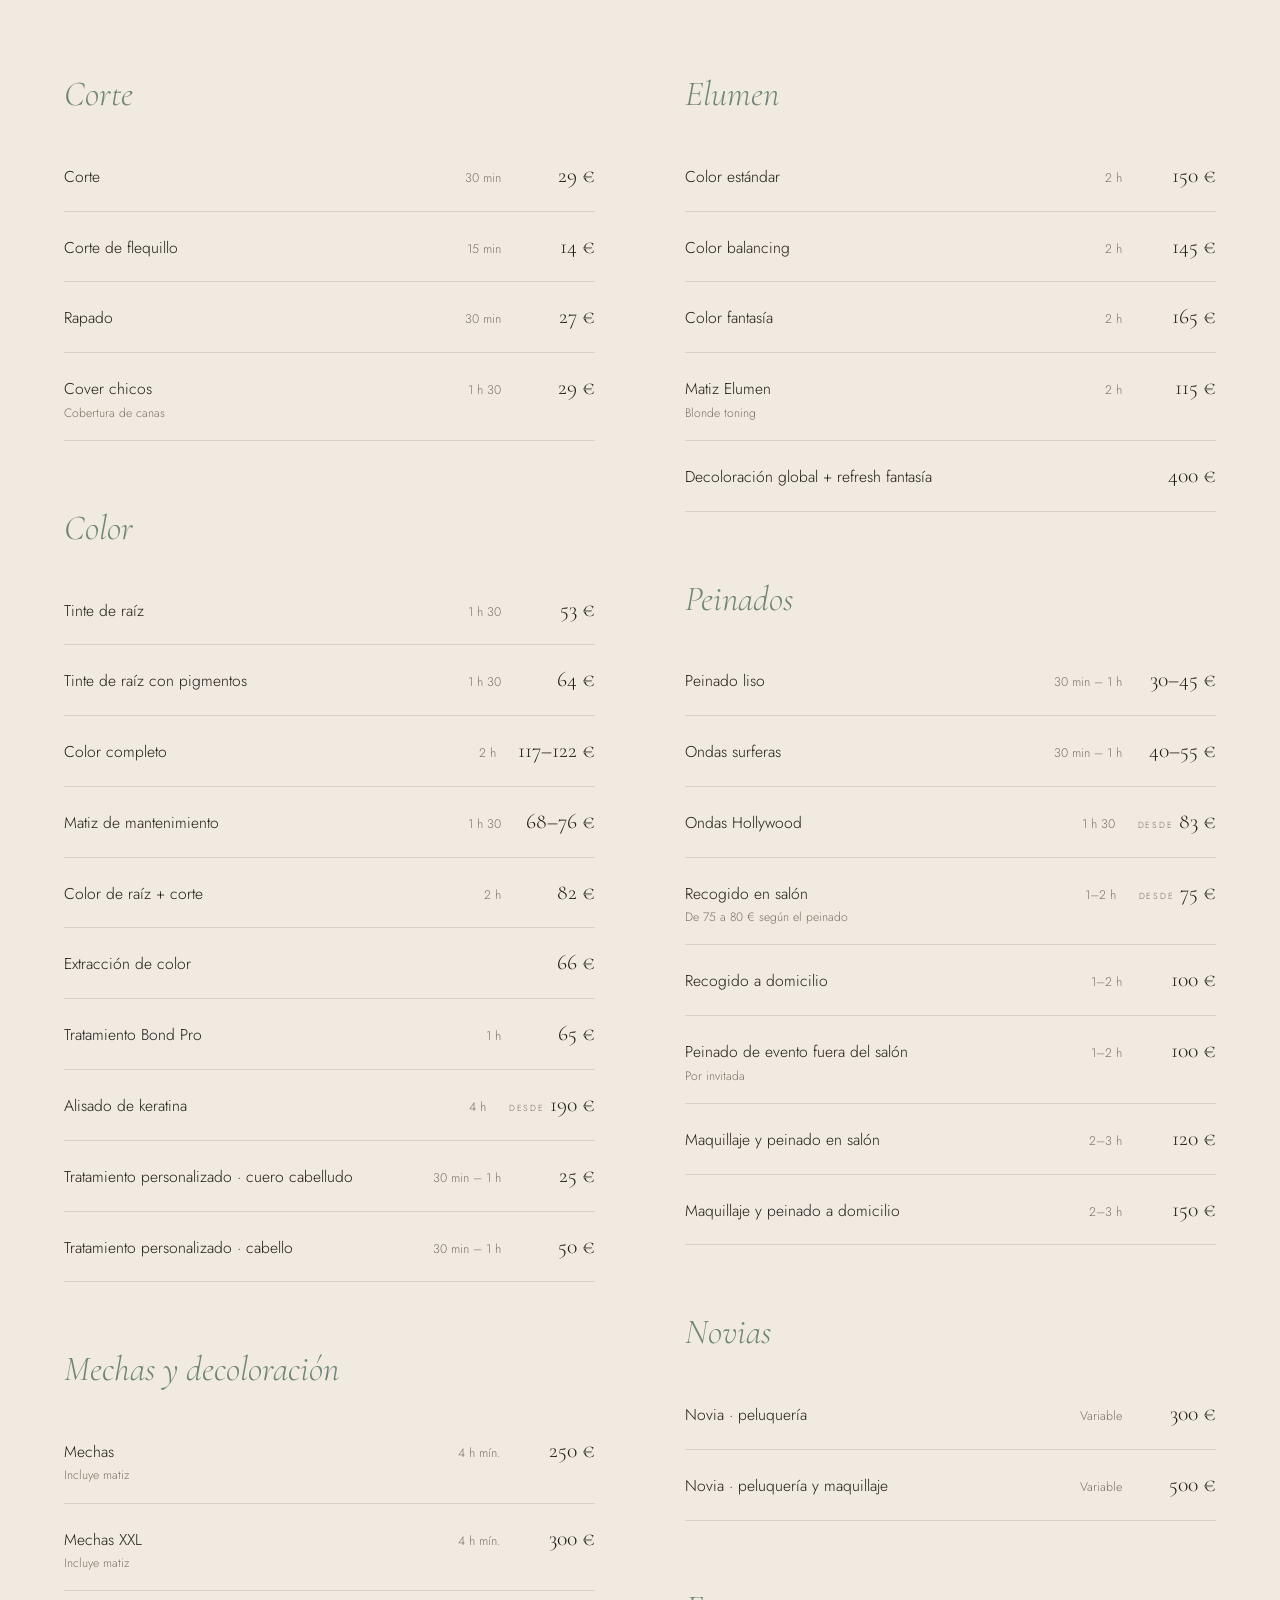
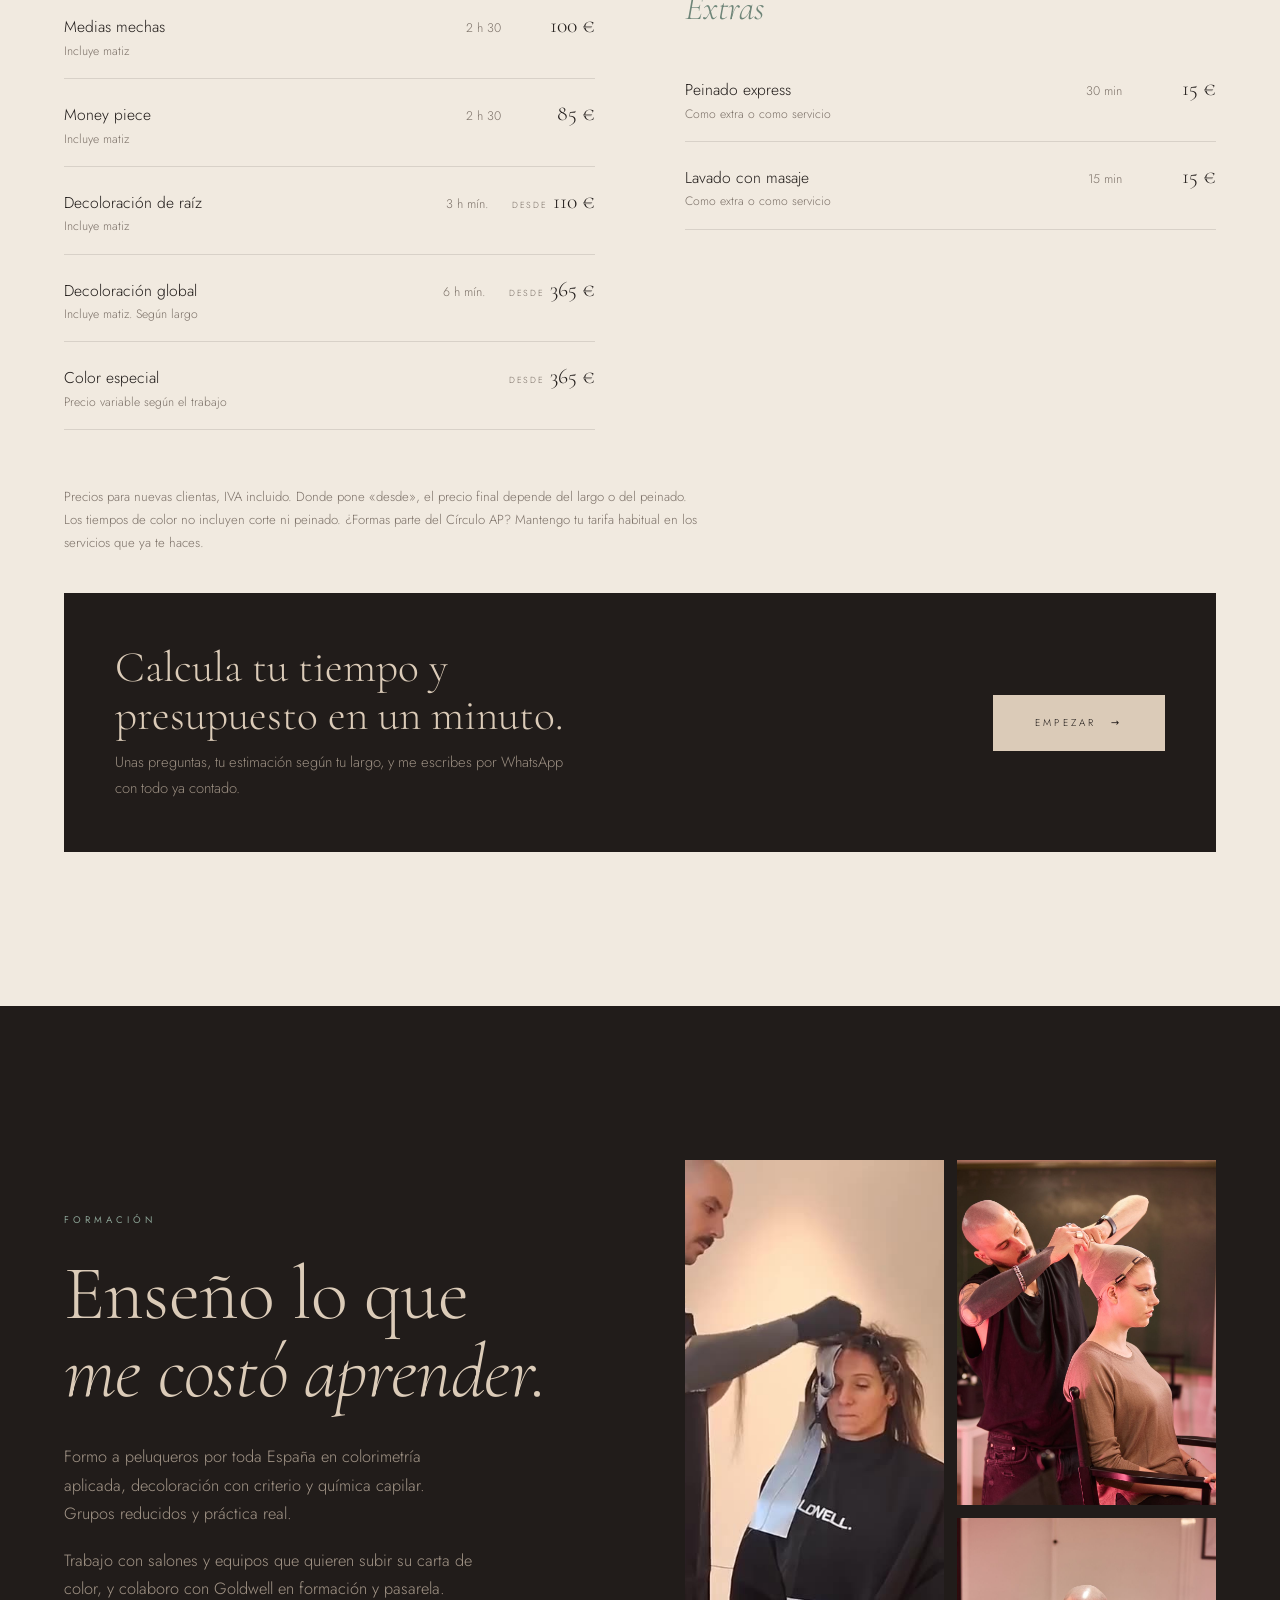
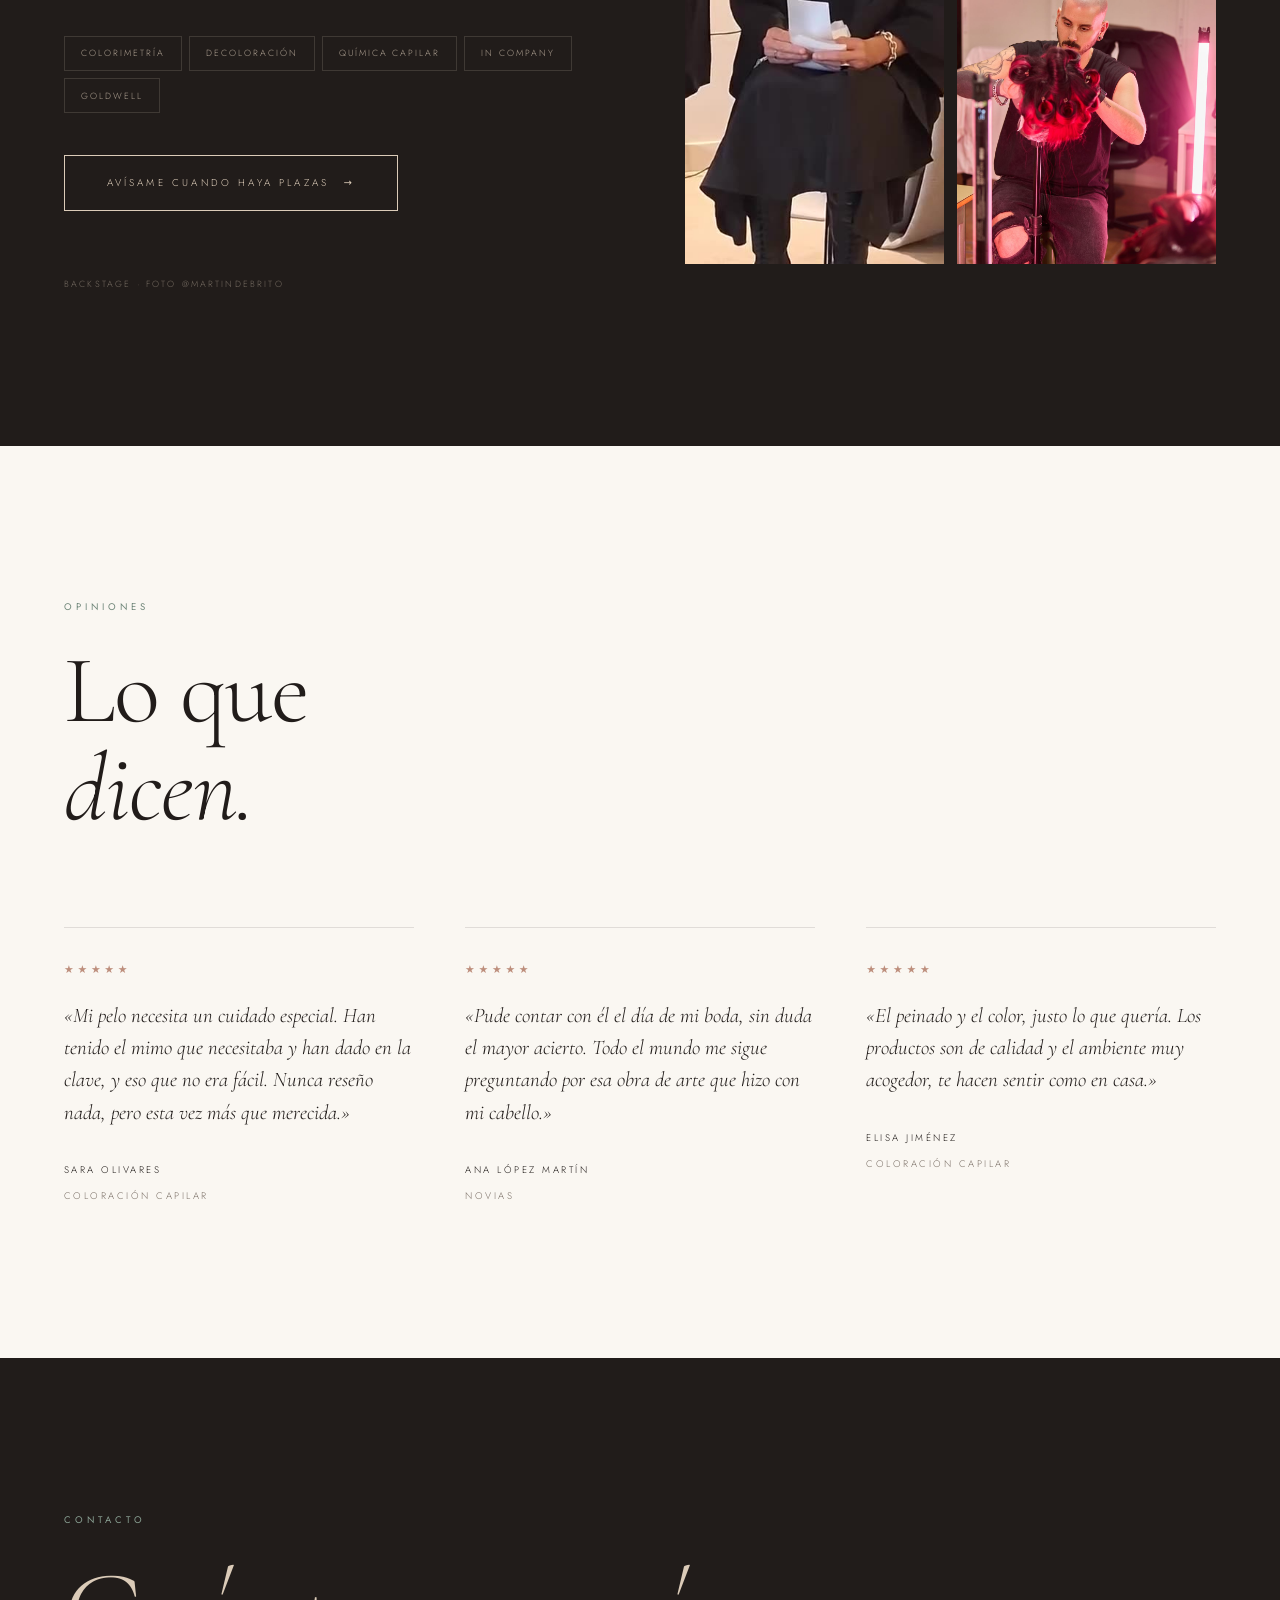
<file: web/index.html>
<!DOCTYPE html>
<html lang="es">
<head>
<meta charset="UTF-8">
<meta name="viewport" content="width=device-width, initial-scale=1.0, viewport-fit=cover">
<title>Adrián Pardo · Colorista, posticero y formador · Málaga</title>
<meta name="description" content="Colorimetría de autor, posticería y formación. Premio Picasso 2025 a mejor colección femenina y mejor maquillaje de vanguardia. Studio en Málaga centro.">
<link rel="icon" type="image/png" href="favicon.png">
<link rel="apple-touch-icon" href="favicon.png">
<meta name="robots" content="noindex, nofollow">
<meta name="theme-color" content="#211C1A">
<meta property="og:title" content="Adrián Pardo Hair Studio">
<meta property="og:description" content="Menos ruido, más intención. Color de autor en Málaga.">
<meta property="og:image" content="img/w/femme-1.jpg">
<link rel="preconnect" href="https://fonts.googleapis.com">
<link rel="preconnect" href="https://fonts.gstatic.com" crossorigin>
<link href="https://fonts.googleapis.com/css2?family=Cormorant+Garamond:ital,wght@0,300;0,400;1,300;1,400&family=Jost:wght@200;300;400&display=swap" rel="stylesheet">
<link rel="preload" as="image" href="img/w/femme-1.jpg">
<style>
:root{
  --cream:#DBCBB8; --pale:#F1EAE0; --bg:#FAF7F2;
  --sage:#8AA194; --sage-d:#6E8578; --terra:#BD8E7C;
  --ink:#211C1A; --ink2:#2A2421; --muted:#7C7168;
  --line:rgba(33,28,26,.12); --line-l:rgba(219,203,184,.16);
  --serif:'Cormorant Garamond',Georgia,serif; --sans:'Jost',system-ui,sans-serif;
  --pad:clamp(1.25rem,5vw,5.5rem); --max:1640px;
}
*{margin:0;padding:0;box-sizing:border-box}
html{scroll-behavior:smooth}
body{font-family:var(--sans);font-weight:300;background:var(--bg);color:var(--ink);line-height:1.75;-webkit-font-smoothing:antialiased;overflow-x:hidden}
img,video{max-width:100%;display:block}
a{color:inherit;text-decoration:none}
::selection{background:var(--terra);color:#fff}
:focus-visible{outline:2px solid var(--sage);outline-offset:3px}

.wrap{max-width:var(--max);margin:0 auto;padding:0 var(--pad)}
.d{font-family:var(--serif);font-weight:300;line-height:1.02;letter-spacing:-.01em}
.i{font-style:italic}
.lbl{font-size:.6rem;letter-spacing:.42em;text-transform:uppercase;font-weight:400}
.muted{color:var(--muted)}
section{position:relative}
.sec{padding:clamp(6rem,12vw,12rem) 0}
.dark{background:var(--ink);color:var(--cream)}
.dark .muted{color:rgba(219,203,184,.62)}
.btn{display:inline-flex;align-items:center;gap:.9rem;padding:1.15rem 2.6rem;font-size:.62rem;letter-spacing:.32em;text-transform:uppercase;border:1px solid currentColor;transition:background .4s,color .4s,border-color .4s}
.btn:hover{background:var(--ink);color:var(--bg);border-color:var(--ink)}
.dark .btn:hover,.btn.l:hover{background:var(--cream);color:var(--ink);border-color:var(--cream)}
.btn.fill{background:var(--cream);color:var(--ink);border-color:var(--cream)}
.btn.fill:hover{background:#fff;border-color:#fff}
.arrow{display:inline-block;transition:transform .4s}
.btn:hover .arrow{transform:translateX(5px)}

/* reveal */
.rv{opacity:0;transform:translateY(28px);transition:opacity 1.2s cubic-bezier(.2,.7,.2,1),transform 1.2s cubic-bezier(.2,.7,.2,1)}
.rv.in{opacity:1;transform:none}
.rv.d1{transition-delay:.12s}.rv.d2{transition-delay:.24s}.rv.d3{transition-delay:.36s}
@media(prefers-reduced-motion:reduce){.rv{opacity:1;transform:none;transition:none}.marquee-t{animation:none!important}}

/* image frames */
.ph{position:relative;overflow:hidden;background:var(--ink2)}
.ph img,.ph video{width:100%;height:100%;object-fit:cover;transition:transform 1.8s cubic-bezier(.2,.7,.2,1)}
.ph:hover img{transform:scale(1.035)}
.cap{display:flex;justify-content:space-between;gap:1rem;margin-top:.8rem;font-size:.6rem;letter-spacing:.24em;text-transform:uppercase;color:var(--muted)}
.dark .cap{color:rgba(219,203,184,.5)}

/* preview */
.pv{position:relative;z-index:300;background:#14100f;color:rgba(219,203,184,.55);font-size:.55rem;letter-spacing:.34em;text-transform:uppercase;text-align:center;padding:.45rem}

/* ── nav ─────────────────────────────── */
header{position:fixed;inset:0 0 auto;z-index:200;padding:1.6rem 0;transition:background .5s,padding .5s,border-color .5s;border-bottom:1px solid transparent}
header.solid{background:rgba(250,247,242,.94);backdrop-filter:blur(18px);-webkit-backdrop-filter:blur(18px);padding:.85rem 0;border-color:var(--line)}
.nav{display:flex;align-items:center;justify-content:space-between;gap:2rem;max-width:var(--max);margin:0 auto;padding:0 var(--pad);color:var(--cream);transition:color .5s}
header.solid .nav{color:var(--ink)}
.logo{display:flex;align-items:center;gap:.9rem}
.logo .mk{width:42px;height:42px;border:1px solid currentColor;border-radius:50%;display:grid;place-items:center;font-family:var(--serif);font-size:1rem;font-style:italic}
.logo .nm{font-size:.74rem;letter-spacing:.34em;text-transform:uppercase;line-height:1.35}
.logo .nm span{display:block;font-size:.52rem;opacity:.6}
.nav ul{display:flex;gap:2.3rem;list-style:none}
.nav ul a{font-size:.6rem;letter-spacing:.28em;text-transform:uppercase;position:relative;padding:.3rem 0}
.nav ul a::after{content:'';position:absolute;left:0;right:100%;bottom:0;height:1px;background:currentColor;transition:right .4s}
.nav ul a:hover::after{right:0}
.ncta{font-size:.58rem;letter-spacing:.3em;text-transform:uppercase;border:1px solid currentColor;padding:.85rem 1.6rem;transition:.4s;white-space:nowrap}
.ncta:hover{background:var(--cream);color:var(--ink);border-color:var(--cream)}
header.solid .ncta:hover{background:var(--ink);color:var(--bg);border-color:var(--ink)}
@media(max-width:1180px){.nav ul{display:none}}

/* ── hero ────────────────────────────── */
.hero{min-height:100svh;display:grid;grid-template-columns:minmax(0,1fr) minmax(0,44%);background:var(--ink);color:var(--cream);position:relative}
.hero-txt{display:flex;flex-direction:column;justify-content:flex-end;padding:9rem var(--pad) clamp(3rem,6vw,5.5rem);position:relative;z-index:2}
.hero .lbl{color:var(--sage);margin-bottom:2.2rem}
.hero h1{font-size:clamp(3.2rem,6.6vw,8.4rem)}
.hero h1 .nw{white-space:nowrap}
.hero h1 .i{display:block;color:#fff;padding-left:.55em}
.hero-en{font-size:.58rem;letter-spacing:.46em;text-transform:uppercase;color:rgba(219,203,184,.45);margin:1.6rem 0 2.6rem}
.hero-foot{display:flex;flex-direction:column-reverse;gap:2rem;border-top:1px solid var(--line-l);padding-top:2.2rem}
.hero-foot p{max-width:38ch;color:rgba(219,203,184,.75)}
.hero-acts{display:flex;gap:.8rem;flex-wrap:wrap}
.hero-img{position:relative;overflow:hidden}
.hero-img img{position:absolute;inset:0 0 0 -2px;width:calc(100% + 2px);width:100%;height:100%;object-fit:cover;object-position:50% 20%;animation:heroIn 2.4s cubic-bezier(.2,.7,.2,1) both}
@keyframes heroIn{from{transform:scale(1.08);opacity:0}to{transform:none;opacity:1}}
.hero-img::after{content:'';position:absolute;inset:0;background:linear-gradient(90deg,var(--ink) 0%,rgba(33,28,26,0) 22%)}
.hero-cap{position:absolute;right:var(--pad);bottom:2rem;z-index:2;text-align:right;font-size:.56rem;letter-spacing:.32em;text-transform:uppercase;color:rgba(255,255,255,.7)}
.hero-cap b{display:block;font-family:var(--serif);font-style:italic;font-weight:300;font-size:1.25rem;letter-spacing:0;text-transform:none;color:#fff}
@media(max-width:960px){
  .hero{grid-template-columns:1fr;grid-template-rows:72svh auto}
  .hero-img{grid-row:1}.hero-txt{grid-row:2;padding-top:2.4rem}
  .hero-img::after{background:linear-gradient(0deg,var(--ink) 0%,rgba(33,28,26,0) 35%)}
}

/* ── marquee ─────────────────────────── */
.marquee{background:var(--ink);color:var(--cream);border-top:1px solid var(--line-l);overflow:hidden;padding:1.5rem 0}
.marquee-t{display:flex;gap:3.5rem;width:max-content;animation:mq 60s linear infinite}
.marquee span{font-family:var(--serif);font-style:italic;font-size:clamp(1.15rem,1.8vw,1.6rem);white-space:nowrap;display:flex;align-items:center;gap:3.5rem}
.marquee span::after{content:'';width:6px;height:6px;border-radius:50%;background:var(--terra)}
@keyframes mq{to{transform:translateX(-50%)}}

/* ── manifiesto ──────────────────────── */
.man{display:grid;grid-template-columns:minmax(0,.8fr) minmax(0,1fr);gap:clamp(3rem,8vw,9rem);align-items:center}
.man .ph{aspect-ratio:3/4.4}
.man blockquote{font-family:var(--serif);font-weight:300;font-size:clamp(2.6rem,5.6vw,5.8rem);line-height:1.02;margin:1.8rem 0 2.8rem}
.man blockquote i{color:var(--sage-d)}
.man p{max-width:48ch;color:var(--muted);margin-bottom:1.2rem;font-size:1.02rem}
.man p strong{color:var(--ink);font-weight:400}
.firma{font-family:var(--serif);font-style:italic;font-size:2rem;color:var(--ink);margin-top:2rem}
.firma small{display:block;font-family:var(--sans);font-style:normal;font-size:.58rem;letter-spacing:.32em;text-transform:uppercase;color:var(--muted);margin-top:.3rem}
@media(max-width:900px){.man{grid-template-columns:1fr}.man .ph{max-width:460px}}

/* ── section heads ───────────────────── */
.sh{display:grid;grid-template-columns:minmax(0,1fr) minmax(0,1fr);gap:2rem 6rem;align-items:end;margin-bottom:clamp(3.5rem,7vw,6.5rem)}
.sh .lbl{color:var(--sage-d);margin-bottom:1.6rem}
.dark .sh .lbl{color:var(--sage)}
.sh h2{font-size:clamp(3rem,7.5vw,7.6rem)}
.sh p{max-width:44ch;color:var(--muted);font-size:1.02rem}
.dark .sh p{color:rgba(219,203,184,.66)}
@media(max-width:900px){.sh{grid-template-columns:1fr}}

/* ── colecciones ─────────────────────── */
.coll{padding:clamp(4rem,8vw,8rem) 0;border-top:1px solid var(--line-l)}
.coll:first-of-type{border-top:0}
.coll-h{display:grid;grid-template-columns:auto 1fr auto;gap:1rem 3rem;align-items:end;margin-bottom:clamp(2.2rem,4vw,3.5rem)}
.coll-n{font-family:var(--serif);font-style:italic;font-size:1.3rem;color:var(--terra)}
.coll-t{font-family:var(--serif);font-weight:300;font-size:clamp(3.2rem,9vw,9.5rem);line-height:.92;letter-spacing:-.015em}
.coll-a{text-align:right;font-size:.6rem;letter-spacing:.3em;text-transform:uppercase;color:rgba(219,203,184,.6);line-height:2}
.coll-a b{display:block;color:var(--cream);font-weight:400}
.coll-g{display:grid;grid-template-columns:repeat(12,1fr);gap:clamp(.6rem,1.2vw,1.2rem);align-items:start}
.coll-g .ph{aspect-ratio:4/5}
.c-a{grid-column:span 5}.c-b{grid-column:span 4;margin-top:clamp(3rem,8vw,9rem)}.c-c{grid-column:span 3;margin-top:clamp(1rem,3vw,3rem)}
.c-w{grid-column:span 7}.c-w .ph{aspect-ratio:16/9}
.coll-p{max-width:40ch;color:rgba(219,203,184,.7);font-size:.98rem;margin-top:2.4rem}
@media(max-width:900px){.coll-h{grid-template-columns:1fr}.coll-a{text-align:left}.c-a,.c-b,.c-c,.c-w{grid-column:span 12;margin-top:0}.c-b,.c-c{grid-column:span 6}}

/* ── prensa ──────────────────────────── */
.press-names{display:flex;flex-wrap:wrap;gap:1rem 3.5rem;align-items:baseline;justify-content:center;padding:2.6rem 0;border-top:1px solid var(--line);border-bottom:1px solid var(--line);margin-bottom:clamp(3rem,6vw,5rem)}
.press-names span{font-family:var(--serif);font-size:clamp(1.2rem,2.1vw,2rem);letter-spacing:.06em;white-space:nowrap}
.press-names .vg{font-family:'Didot','Bodoni 72',var(--serif);letter-spacing:.14em;font-weight:400}
.press-names small{font-family:var(--sans);font-size:.5rem;letter-spacing:.3em;text-transform:uppercase;color:var(--muted)}
.press-g{display:grid;grid-template-columns:repeat(4,1fr);gap:clamp(.6rem,1.4vw,1.4rem)}
.press-g .ph{aspect-ratio:4/5;background:var(--pale)}
.press-g .ph.contain img{object-fit:contain;padding:6%}
@media(max-width:900px){.press-g{grid-template-columns:repeat(2,1fr)}}

/* ── studio work ─────────────────────── */
.work{display:grid;grid-template-columns:repeat(12,1fr);gap:clamp(.6rem,1.2vw,1.2rem)}
.work .ph{aspect-ratio:3/4}
.w-v{grid-column:span 4;grid-row:span 2}.w-v .ph{aspect-ratio:auto;height:100%}
.w-s{grid-column:span 4}
@media(max-width:900px){.w-v{grid-column:span 12;grid-row:auto}.w-v .ph{aspect-ratio:9/14}.w-s{grid-column:span 6}}

/* ── split feature (posticería, formación…) ─ */
.split{display:grid;grid-template-columns:minmax(0,1fr) minmax(0,1fr);gap:clamp(3rem,7vw,8rem);align-items:center}
.split h2{font-size:clamp(2.8rem,6vw,6rem);margin:1.6rem 0 2rem}
.split p{color:var(--muted);max-width:46ch;margin-bottom:1.1rem;font-size:1.02rem}
.dark .split p{color:rgba(219,203,184,.7)}
.split .lbl{color:var(--sage-d)}
.dark .split .lbl{color:var(--sage)}
.tags{display:flex;flex-wrap:wrap;gap:.45rem;margin:2rem 0 2.6rem}
.tag{font-size:.56rem;letter-spacing:.22em;text-transform:uppercase;border:1px solid var(--line);padding:.55rem 1rem;color:var(--muted)}
.dark .tag{border-color:var(--line-l);color:rgba(219,203,184,.75)}
.mosaic{display:grid;grid-template-columns:1fr 1fr;gap:clamp(.5rem,1vw,1rem)}
.mosaic .ph{aspect-ratio:3/4}
.mosaic .tall{grid-row:span 2;aspect-ratio:auto}
@media(max-width:900px){.split{grid-template-columns:1fr}}

/* ── novias ──────────────────────────── */
.nov{display:grid;grid-template-columns:1.1fr .9fr 1fr;gap:clamp(.6rem,1.2vw,1.2rem);align-items:end}
.nov .ph:nth-child(1){aspect-ratio:3/4.4}.nov .ph:nth-child(2){aspect-ratio:3/4}.nov .ph:nth-child(3){aspect-ratio:3/3.6}
@media(max-width:900px){.nov{grid-template-columns:1fr 1fr}.nov .ph:nth-child(1){grid-column:span 2}}

/* ── carta ───────────────────────────── */
.carta{columns:2;column-gap:clamp(3rem,7vw,8rem)}
.cg{margin-bottom:3.5rem;break-inside:avoid;display:inline-block;width:100%}
.cg h3{font-family:var(--serif);font-style:italic;font-weight:300;font-size:2.2rem;margin-bottom:1rem;color:var(--sage-d)}
.ci{display:grid;grid-template-columns:1fr auto auto;gap:1.4rem;align-items:baseline;padding:1rem 0;border-bottom:1px solid var(--line)}
.ci .n{font-size:.98rem}
.ci .n em{font-style:normal;font-size:.5rem;letter-spacing:.24em;text-transform:uppercase;color:var(--terra);border:1px solid rgba(189,142,124,.5);padding:.2rem .45rem;margin-left:.5rem;vertical-align:middle}
.ci .n small{display:block;font-size:.76rem;color:var(--muted)}
.ci .tm{font-size:.78rem;color:var(--muted);white-space:nowrap}
.ci .p{font-family:var(--serif);font-size:1.35rem;white-space:nowrap;min-width:4.5rem;text-align:right}
.ci .p small{font-family:var(--sans);font-size:.55rem;letter-spacing:.2em;text-transform:uppercase;color:var(--muted);margin-right:.35rem}
.carta-cta{display:flex;flex-wrap:wrap;gap:2rem 4rem;align-items:center;justify-content:space-between;background:var(--ink);color:var(--cream);padding:clamp(2.2rem,4vw,3.4rem) clamp(1.8rem,4vw,3.4rem);margin-top:1rem}
.carta-cta h3{font-family:var(--serif);font-weight:300;font-size:clamp(1.8rem,3.4vw,2.8rem);line-height:1.1;max-width:22ch}
.carta-cta p{color:rgba(219,203,184,.65);font-size:.92rem;margin-top:.6rem;max-width:52ch}
.carta-note{font-size:.82rem;color:var(--muted);margin-top:1.6rem;max-width:80ch}
@media(max-width:900px){.carta{columns:1}}

/* ── formación (video) ───────────────── */
.vid{aspect-ratio:9/14;max-height:86vh}
.vid video{width:100%;height:100%;object-fit:cover}
.credit{font-size:.56rem;letter-spacing:.24em;text-transform:uppercase;color:rgba(219,203,184,.45);margin-top:.8rem}

/* ── testimonios ─────────────────────── */
.tg{display:grid;grid-template-columns:repeat(3,1fr);gap:clamp(2rem,4vw,4rem)}
.t{border-top:1px solid var(--line);padding-top:2rem}
.t .s{color:var(--terra);letter-spacing:.34em;font-size:.68rem;margin-bottom:1.3rem}
.t p{font-family:var(--serif);font-style:italic;font-size:1.3rem;line-height:1.55;margin-bottom:1.6rem}
.t cite{font-style:normal;font-size:.6rem;letter-spacing:.26em;text-transform:uppercase}
.t cite span{display:block;color:var(--muted);margin-top:.35rem}
@media(max-width:900px){.tg{grid-template-columns:1fr}}

/* ── contacto ────────────────────────── */
.cta-big{font-size:clamp(3.2rem,9vw,9.5rem)}
.cgrid{display:grid;grid-template-columns:1.2fr .8fr;gap:clamp(3rem,7vw,8rem);margin-top:clamp(3rem,6vw,5rem)}
.cb{padding:1.4rem 0;border-bottom:1px solid var(--line-l)}
.cb b{display:block;font-size:.56rem;letter-spacing:.32em;text-transform:uppercase;color:var(--sage);font-weight:400;margin-bottom:.5rem}
.cb p,.cb a{color:rgba(219,203,184,.88)}
.cb a:hover{color:#fff}
.hr{display:flex;justify-content:space-between;padding:.25rem 0;font-size:.92rem;color:rgba(219,203,184,.82)}
@media(max-width:900px){.cgrid{grid-template-columns:1fr}}
footer{background:#14100f;color:rgba(219,203,184,.4);padding:2.2rem 0;font-size:.68rem;letter-spacing:.12em}
.ft{display:flex;justify-content:space-between;gap:1.5rem;flex-wrap:wrap}
.ft a:hover{color:var(--cream)}

.wa{position:fixed;right:1.5rem;bottom:1.5rem;z-index:150;width:56px;height:56px;border-radius:50%;background:var(--sage);display:grid;place-items:center;box-shadow:0 10px 30px rgba(20,16,15,.3);transition:.35s;opacity:0;pointer-events:none;transform:translateY(10px)}
.wa.on{opacity:1;pointer-events:auto;transform:none}
.wa:hover{background:var(--sage-d);transform:translateY(-3px)}
</style>
</head>
<body>



<header id="hd">
  <div class="nav">
    <a class="logo" href="#"><span class="mk">AP</span><span class="nm">Adrián Pardo<span>Hair Studio</span></span></a>
    <ul>
      <li><a href="#colecciones">Colecciones</a></li>
      <li><a href="#studio">Color</a></li>
      <li><a href="#posticeria">Posticería</a></li>
      <li><a href="#novias">Novias y eventos</a></li>
      <li><a href="#carta">Carta</a></li>
      <li><a href="#formacion">Formación</a></li>
    </ul>
    <a class="ncta" href="cita.html">Pide tu cita</a>
  </div>
</header>

<!-- ══ HERO ══ -->
<section class="hero">
  <div class="hero-txt">
    <div class="lbl">Colorimetría de autor · Málaga</div>
    <h1 class="d"><span class="nw">Menos ruido,</span><span class="i nw">más intención.</span></h1>
    <div class="hero-en">Less noise, more intention</div>
    <div class="hero-foot">
      <div class="hero-acts">
        <a class="btn fill" href="cita.html">Calcula tu cita <span class="arrow">→</span></a>
        <a class="btn l" href="#colecciones">Ver colecciones</a>
      </div>
      <p>Color, posticería y formación. Más de diez años dedicados a una idea: que el color más difícil no le cueste la salud al pelo.</p>
    </div>
  </div>
  <div class="hero-img">
    <img src="img/w/femme-1.jpg" alt="Colección Femme Fatale de Adrián Pardo — Premio Picasso 2025" fetchpriority="high">
    <div class="hero-cap"><b>Femme Fatale</b>Premio Picasso 2025</div>
  </div>
</section>

<div class="marquee" aria-label="Reconocimientos">
  <div class="marquee-t">
    <span>Premio Picasso 2025 · Mejor colección femenina</span><span>Premio Picasso 2025 · Mejor maquillaje de vanguardia</span><span>Mercedes-Benz Fashion Week Madrid</span><span>Vogue España</span><span>Goldwell</span><span>Studio propio desde 2018</span>
    <span aria-hidden="true">Premio Picasso 2025 · Mejor colección femenina</span><span aria-hidden="true">Premio Picasso 2025 · Mejor maquillaje de vanguardia</span><span aria-hidden="true">Mercedes-Benz Fashion Week Madrid</span><span aria-hidden="true">Vogue España</span><span aria-hidden="true">Goldwell</span><span aria-hidden="true">Studio propio desde 2018</span>
  </div>
</div>

<!-- ══ MANIFIESTO ══ -->
<section class="sec">
  <div class="wrap man">
    <figure class="ph rv"><img src="img/w/adrian-bn.jpg" alt="Adrián Pardo" loading="lazy"></figure>
    <div>
      <div class="lbl rv" style="color:var(--sage-d)">El studio</div>
      <blockquote class="rv d1">No es una peluquería.<br><i>Es mi casa.</i></blockquote>
      <p class="rv d2">Abrí el studio en 2018 con una idea sencilla: <strong>que nadie tenga que elegir entre el color que le apetece y tener el pelo sano.</strong></p>
      <p class="rv d2">Trabajo con pocas personas al día. Antes de tocar nada miramos tu pelo, hablamos de lo que quieres y te digo con honestidad hasta dónde llegamos hoy. A veces la respuesta es esperar. Te lo diré igual.</p>
      <p class="rv d2">Del studio salen las colecciones, las pasarelas y las clases. Y todo lo que aprendo fuera vuelve a tu silla.</p>
      <div class="firma rv d3">Adrián Pardo<small>Colorista · Posticero · Formador</small></div>
    </div>
  </div>
</section>

<!-- ══ COLECCIONES ══ -->
<section class="dark sec" id="colecciones" style="padding-bottom:0">
  <div class="wrap">
    <div class="sh">
      <div><div class="lbl rv">Colecciones</div><h2 class="d rv d1">Trabajo<br><i>de autor.</i></h2></div>
      <p class="rv d2">Cada colección empieza como una idea abstracta y termina con un equipo entero trabajando para que exista. De ahí salieron dos Premios Picasso en una misma noche.</p>
    </div>

    <article class="coll">
      <div class="coll-h rv">
        <span class="coll-n">I.</span>
        <h3 class="coll-t">Femme Fatale</h3>
        <div class="coll-a"><b>Premio Picasso 2025</b>Mejor colección femenina</div>
      </div>
      <div class="coll-g">
        <figure class="c-a rv"><div class="ph"><img src="img/w/femme-2.jpg" alt="Femme Fatale" loading="lazy"></div></figure>
        <figure class="c-b rv d1"><div class="ph"><img src="img/w/femme-4.jpg" alt="Femme Fatale" loading="lazy"></div></figure>
        <figure class="c-c rv d2"><div class="ph"><img src="img/w/femme-3.jpg" alt="Femme Fatale" loading="lazy"></div><p class="coll-p" style="margin-top:1.4rem">Rojos, cerezas y magentas creados desde pigmentos puros y colores base.</p></figure>
      </div>
    </article>

    <article class="coll">
      <div class="coll-h rv">
        <span class="coll-n">II.</span>
        <h3 class="coll-t">Atlantis</h3>
        <div class="coll-a"><b>Premio Picasso 2025</b>Mejor maquillaje de vanguardia</div>
      </div>
      <div class="coll-g">
        <figure class="c-c rv"><div class="ph"><img src="img/w/atlantis-1.jpg" alt="Atlantis" loading="lazy"></div></figure>
        <figure class="c-a rv d1"><div class="ph"><img src="img/w/atlantis-3.jpg" alt="Atlantis" loading="lazy"></div></figure>
        <figure class="c-b rv d2"><div class="ph"><img src="img/w/atlantis-4.jpg" alt="Atlantis" loading="lazy"></div></figure>
      </div>
    </article>

    <article class="coll" style="padding-bottom:clamp(6rem,12vw,12rem)">
      <div class="coll-h rv">
        <span class="coll-n">III.</span>
        <h3 class="coll-t">KAOS</h3>
        <div class="coll-a"><b>Primera colección</b>Publicada en prensa profesional</div>
      </div>
      <div class="coll-g">
        <figure class="c-a rv"><div class="ph"><img src="img/w/kaos-1.jpg" alt="KAOS" loading="lazy"></div></figure>
        <figure class="c-c rv d1"><div class="ph"><img src="img/w/kaos-2.jpg" alt="KAOS" loading="lazy"></div></figure>
        <figure class="c-b rv d2"><div class="ph"><img src="img/w/kaos-3.jpg" alt="KAOS" loading="lazy"></div></figure>
      </div>
    </article>
  </div>
</section>

<!-- ══ PRENSA ══ -->
<section class="sec" id="prensa">
  <div class="wrap">
    <div class="sh">
      <div><div class="lbl rv">Prensa y pasarela</div><h2 class="d rv d1">Fuera<br><i>del studio.</i></h2></div>
      <p class="rv d2">Editoriales, portadas, alfombras rojas y la pasarela de Pilar Dalbat en la Mercedes-Benz Fashion Week Madrid con el equipo de Goldwell.</p>
    </div>
    <div class="press-names rv">
      <span class="vg">VOGUE <small>España</small></span>
      <span>GMARO</span>
      <span class="i">MBFW Madrid</span>
      <span>Goldwell</span>
      <span class="i">Premios Picasso</span>
    </div>
    <div class="press-g">
      <figure class="rv"><div class="ph contain"><img src="img/w/prensa-vogue.jpg" alt="Vogue España" loading="lazy"></div><div class="cap"><span>Vogue España</span><span>Campaña La Bienhecha</span></div></figure>
      <figure class="rv d1"><div class="ph contain"><img src="img/w/prensa-gmaro.jpg" alt="GMARO" loading="lazy"></div><div class="cap"><span>GMARO</span><span>Editorial · foto David Gallardo</span></div></figure>
      <figure class="rv d2"><div class="ph"><img src="img/w/editorial-glam.jpg" alt="Editorial" loading="lazy"></div><div class="cap"><span>Editorial</span><span>Glam</span></div></figure>
      <figure class="rv d3"><div class="ph"><img src="img/w/prensa-kaos.jpg" alt="KAOS en prensa" loading="lazy"></div><div class="cap"><span>KAOS</span><span>Prensa profesional</span></div></figure>
    </div>
  </div>
</section>

<!-- ══ STUDIO: COLOR ══ -->
<section class="sec" id="studio" style="background:var(--pale)">
  <div class="wrap">
    <div class="sh">
      <div><div class="lbl rv">En el studio</div><h2 class="d rv d1">El color,<br><i>en tu pelo.</i></h2></div>
      <p class="rv d2">Balayage, babylights, rubios globales, fantasía, correcciones. Lo de cada día, con la misma exigencia que una colección.</p>
    </div>
    <div class="work">
      <figure class="w-v rv"><div class="ph"><video src="img/w/loop-color.mp4" poster="img/w/loop-color.jpg" autoplay muted loop playsinline preload="none" aria-label="Movimiento de un balayage"></video></div></figure>
      <figure class="w-s rv d1"><div class="ph"><img src="img/w/color-1.jpg" alt="Color fantasía" loading="lazy"></div><div class="cap"><span>Fantasía</span><span>Elumen</span></div></figure>
      <figure class="w-s rv d2"><div class="ph"><img src="img/w/color-2.jpg" alt="Balayage rubio" loading="lazy"></div><div class="cap"><span>Balayage</span><span>Rubio frío</span></div></figure>
      <figure class="w-s rv d1"><div class="ph"><img src="img/w/color-4.jpg" alt="Mechas" loading="lazy"></div><div class="cap"><span>Mechas</span><span>Multitono</span></div></figure>
      <figure class="w-s rv d2"><div class="ph"><img src="img/w/color-5.jpg" alt="Melena caramelo" loading="lazy"></div><div class="cap"><span>Color balancing</span><span>Caramelo</span></div></figure>
    </div>
    <div style="margin-top:3.5rem" class="rv"><a class="btn" href="cita.html#s=color">Calcula tu servicio de color <span class="arrow">→</span></a></div>
  </div>
</section>

<!-- ══ POSTICERÍA ══ -->
<section class="dark sec" id="posticeria">
  <div class="wrap split">
    <div class="mosaic rv">
      <div class="ph tall"><img src="img/w/post-1.jpg" alt="Peluca rubia con ondas al agua" loading="lazy"></div>
      <div class="ph"><img src="img/w/post-3.jpg" alt="Peluca fantasía" loading="lazy"></div>
      <div class="ph"><img src="img/w/post-4.jpg" alt="Peluca en proceso" loading="lazy"></div>
    </div>
    <div>
      <div class="lbl rv">Posticería</div>
      <h2 class="d rv d1">Pelo que no<br><i>parece postizo.</i></h2>
      <p class="rv d2">Diseño, coloración y montaje de pelucas, prótesis capilares y postizos a medida. Un oficio dentro del oficio, y una de las cosas que mejor sé hacer.</p>
      <p class="rv d2">Trabajo el color con la misma exigencia que en una melena natural: el postizo tiene que integrarse con tu tono, tu luz y tu forma de moverte.</p>
      <div class="tags rv d3"><span class="tag">Pelucas</span><span class="tag">Prótesis capilar</span><span class="tag">Postizos</span><span class="tag">Extensiones</span><span class="tag">Escena y caracterización</span></div>
      <a class="btn l rv d3" href="cita.html#s=posticeria">Consultar posticería <span class="arrow">→</span></a>
    </div>
  </div>
</section>

<!-- ══ NOVIAS Y EVENTOS ══ -->
<section class="sec" id="novias">
  <div class="wrap">
    <div class="sh">
      <div><div class="lbl rv">Novias y eventos</div><h2 class="d rv d1">Para el día<br><i>que importa.</i></h2></div>
      <p class="rv d2">Peinado, maquillaje y grooming. En el studio o donde estés: casa, hotel o localización. Con prueba previa y todo el tiempo que haga falta.</p>
    </div>
    <div class="nov">
      <figure class="ph rv"><img src="img/w/novia-1.jpg" alt="Novia" loading="lazy"></figure>
      <figure class="ph rv d1"><img src="img/w/novia-4.jpg" alt="Recogido" loading="lazy"></figure>
      <figure class="ph rv d2"><img src="img/w/novia-2.jpg" alt="Peinado de invitada" loading="lazy"></figure>
    </div>
    <div style="margin-top:3.5rem" class="rv"><a class="btn" href="cita.html#s=peinado">Calcula tu evento <span class="arrow">→</span></a></div>
  </div>
</section>

<!-- ══ CARTA ══ -->
<section class="sec" id="carta" style="background:var(--pale)">
  <div class="wrap">
    <div class="sh">
      <div><div class="lbl rv">Carta</div><h2 class="d rv d1">Servicios<br><i>y tiempos.</i></h2></div>
      <p class="rv d2">El precio final te lo confirmo después de ver tu pelo. Si no sabes qué servicio es el tuyo, el cuestionario te lleva hasta él.</p>
    </div>
    <div class="carta" id="carta-list"></div>
    <p class="carta-note" id="carta-note" style="margin:0 0 2.4rem"></p>
    <div class="carta-cta rv">
      <div>
        <h3>Calcula tu tiempo y presupuesto en un minuto.</h3>
        <p>Unas preguntas, tu estimación según tu largo, y me escribes por WhatsApp con todo ya contado.</p>
      </div>
      <a class="btn fill" href="cita.html">Empezar <span class="arrow">→</span></a>
    </div>
  </div>
</section>

<!-- ══ FORMACIÓN ══ -->
<section class="dark sec" id="formacion">
  <div class="wrap split">
    <div>
      <div class="lbl rv">Formación</div>
      <h2 class="d rv d1">Enseño lo que<br><i>me costó aprender.</i></h2>
      <p class="rv d2">Formo a peluqueros por toda España en colorimetría aplicada, decoloración con criterio y química capilar. Grupos reducidos y práctica real.</p>
      <p class="rv d2">Trabajo con salones y equipos que quieren subir su carta de color, y colaboro con Goldwell en formación y pasarela.</p>
      <div class="tags rv d3"><span class="tag">Colorimetría</span><span class="tag">Decoloración</span><span class="tag">Química capilar</span><span class="tag">In company</span><span class="tag">Goldwell</span></div>
      <a class="btn l rv d3" href="https://wa.me/34677427724?text=Hola%20Adri%C3%A1n%2C%20me%20interesa%20tu%20formaci%C3%B3n.%20%C2%BFCu%C3%A1ndo%20hay%20plazas%3F">Avísame cuando haya plazas <span class="arrow">→</span></a>
    </div>
    <div class="mosaic rv">
      <div class="ph tall vid"><video src="img/w/loop-formacion.mp4" poster="img/w/loop-formacion.jpg" autoplay muted loop playsinline preload="none" aria-label="Demostración de color con Goldwell"></video></div>
      <div class="ph"><img src="img/w/backstage-1.jpg" alt="Adrián trabajando en backstage" loading="lazy"></div>
      <div class="ph"><img src="img/w/backstage-2.jpg" alt="Adrián preparando una peluca" loading="lazy"></div>
    </div>
  </div>
  <div class="wrap"><p class="credit">Backstage · foto @martindebrito</p></div>
</section>

<!-- ══ TESTIMONIOS ══ -->
<section class="sec">
  <div class="wrap">
    <div class="sh"><div><div class="lbl rv">Opiniones</div><h2 class="d rv d1">Lo que<br><i>dicen.</i></h2></div></div>
    <div class="tg">
      <div class="t rv"><div class="s">★★★★★</div><p>«Mi pelo necesita un cuidado especial. Han tenido el mimo que necesitaba y han dado en la clave, y eso que no era fácil. Nunca reseño nada, pero esta vez más que merecida.»</p><cite>Sara Olivares<span>Coloración capilar</span></cite></div>
      <div class="t rv d1"><div class="s">★★★★★</div><p>«Pude contar con él el día de mi boda, sin duda el mayor acierto. Todo el mundo me sigue preguntando por esa obra de arte que hizo con mi cabello.»</p><cite>Ana López Martín<span>Novias</span></cite></div>
      <div class="t rv d2"><div class="s">★★★★★</div><p>«El peinado y el color, justo lo que quería. Los productos son de calidad y el ambiente muy acogedor, te hacen sentir como en casa.»</p><cite>Elisa Jiménez<span>Coloración capilar</span></cite></div>
    </div>
  </div>
</section>

<!-- ══ CONTACTO ══ -->
<section class="dark sec" id="contacto">
  <div class="wrap">
    <div class="lbl rv" style="color:var(--sage)">Contacto</div>
    <h2 class="d cta-big rv d1" style="margin-top:1.6rem">Cuéntame qué<br><i>tienes en mente.</i></h2>
    <div class="cgrid">
      <div class="rv d2">
        <p class="muted" style="max-width:46ch;margin-bottom:2.6rem;font-size:1.02rem">Calcula tu servicio y me escribes por WhatsApp con todo contado. Si es un cambio grande, mándame una foto con luz natural y te digo con honestidad qué se puede hacer y en cuántas sesiones.</p>
        <div style="display:flex;flex-wrap:wrap;gap:.8rem">
          <a class="btn fill" href="cita.html">Calcula tu cita <span class="arrow">→</span></a>
          <a class="btn l" href="https://wa.me/34677427724">WhatsApp directo</a>
        </div>
      </div>
      <div class="rv d3">
        <div class="cb"><b>Studio</b><p>Pasaje Esperanto 4, local 12<br>29007 Málaga</p></div>
        <div class="cb"><b>Teléfono</b><p><a href="tel:+34677427724">677 427 724</a></p></div>
        <div class="cb"><b>Correo</b><p><a href="mailto:info@adrianpardohairstudio.com">info@adrianpardohairstudio.com</a></p></div>
        <div class="cb" style="border:0"><b>Horario</b>
          <div class="hr"><span>Martes a viernes</span><span>10:00 – 19:00</span></div>
          <div class="hr"><span>Sábado</span><span>10:00 – 13:30</span></div>
          <div class="hr"><span>Domingo y lunes</span><span>Cerrado</span></div>
        </div>
      </div>
    </div>
  </div>
</section>

<footer>
  <div class="wrap ft">
    <div>© 2026 Adrián Pardo Hair Studio · Málaga</div>
    <div style="display:flex;gap:1.8rem">
      <a href="https://www.instagram.com/adrian_pardo_hairstudio/">Instagram</a>
      <a href="https://www.tiktok.com/@adrianpardohairstudio">TikTok</a>
      <a href="https://www.facebook.com/AdrianPardoHair/">Facebook</a>
    </div>
  </div>
</footer>

<a class="wa" id="wa" href="https://wa.me/34677427724" aria-label="Escribir por WhatsApp">
  <svg width="26" height="26" viewBox="0 0 24 24" fill="#fff"><path d="M17.5 14.4c-.3-.2-1.7-.9-2-1-.3-.1-.5-.1-.7.1-.2.3-.7 1-.9 1.2-.2.2-.3.2-.6.1-.3-.2-1.2-.5-2.3-1.4-.9-.8-1.4-1.7-1.6-2-.2-.3 0-.5.1-.6l.5-.5c.1-.2.2-.3.3-.5 0-.2 0-.4-.1-.5l-.9-2.1c-.2-.5-.4-.5-.6-.5h-.6c-.2 0-.5.1-.8.4-.3.3-1 1-1 2.4s1.1 2.8 1.2 3c.2.2 2.1 3.2 5.1 4.4 1.9.8 2.6.9 3.5.7.6-.1 1.7-.7 1.9-1.4.2-.7.2-1.2.2-1.4-.1-.1-.3-.2-.6-.3z"/><path d="M12 2C6.5 2 2 6.5 2 12c0 1.8.5 3.4 1.3 4.9L2 22l5.3-1.4c1.4.8 3 1.2 4.7 1.2 5.5 0 10-4.5 10-10S17.5 2 12 2zm0 18.2c-1.5 0-3-.4-4.3-1.2l-.3-.2-3.1.8.8-3-.2-.3c-.8-1.3-1.3-2.9-1.3-4.5C3.6 7.4 7.4 3.6 12 3.6S20.4 7.4 20.4 12 16.6 20.2 12 20.2z"/></svg>
</a>

<script src="assets/cita-data.js"></script>
<script src="assets/cita-core.js"></script>
<script>
/* Carta: se pinta desde assets/cita-data.js (un solo sitio para precios y tiempos) */
(function () {
  const D = window.AP_CITA_DATA, C = window.AP_CITA, el = document.getElementById('carta-list');
  if (!D || !C || !el) return;
  const esc = (s) => String(s ?? '').replace(/[&<>"]/g, (c) => ({ '&': '&amp;', '<': '&lt;', '>': '&gt;', '"': '&quot;' }[c]));
  el.innerHTML = D.menuGroups.map((g) => {
    const items = Object.entries(D.menu).filter(([, it]) => it.group === g.id && it.carta !== false);
    return `<div class="cg rv"><h3>${esc(g.label)}</h3>${items.map(([id, it]) => `
      <div class="ci"><div class="n">${esc(it.label)}${it.hint ? `<small>${esc(it.hint)}</small>` : ''}</div>
      <div class="tm">${C.menuTime(D, id)}</div><div class="p">${C.menuPrice(D, id).replace(/^desde /, '<small>desde</small>')}</div></div>`).join('')}</div>`;
  }).join('');
  const note = document.getElementById('carta-note');
  if (note) note.textContent = D.menuNote + (D.loyalty ? ' ' + D.loyalty.menu : '');
})();

/* nav, WhatsApp, reveal */
const hd = document.getElementById('hd'), wa = document.getElementById('wa');
const onScroll = () => { const s = scrollY > innerHeight * .85; hd.classList.toggle('solid', s); wa.classList.toggle('on', s); };
addEventListener('scroll', onScroll, { passive: true }); onScroll();
const io = new IntersectionObserver((es) => es.forEach((e) => { if (e.isIntersecting) { e.target.classList.add('in'); io.unobserve(e.target); } }), { threshold: .12, rootMargin: '0px 0px -5% 0px' });
document.querySelectorAll('.rv').forEach((el) => io.observe(el));

/* vídeos: solo se reproducen en pantalla, y nunca con «reducir movimiento» */
const still = matchMedia('(prefers-reduced-motion: reduce)').matches;
const vio = new IntersectionObserver((es) => es.forEach((e) => {
  const v = e.target; if (still) return v.pause();
  if (e.isIntersecting) { if (v.preload === 'none') v.preload = 'auto'; v.play().catch(() => {}); } else v.pause();
}), { threshold: .2 });
document.querySelectorAll('video').forEach((v) => { v.removeAttribute('autoplay'); vio.observe(v); });
</script>
</body>
</html>
</file>
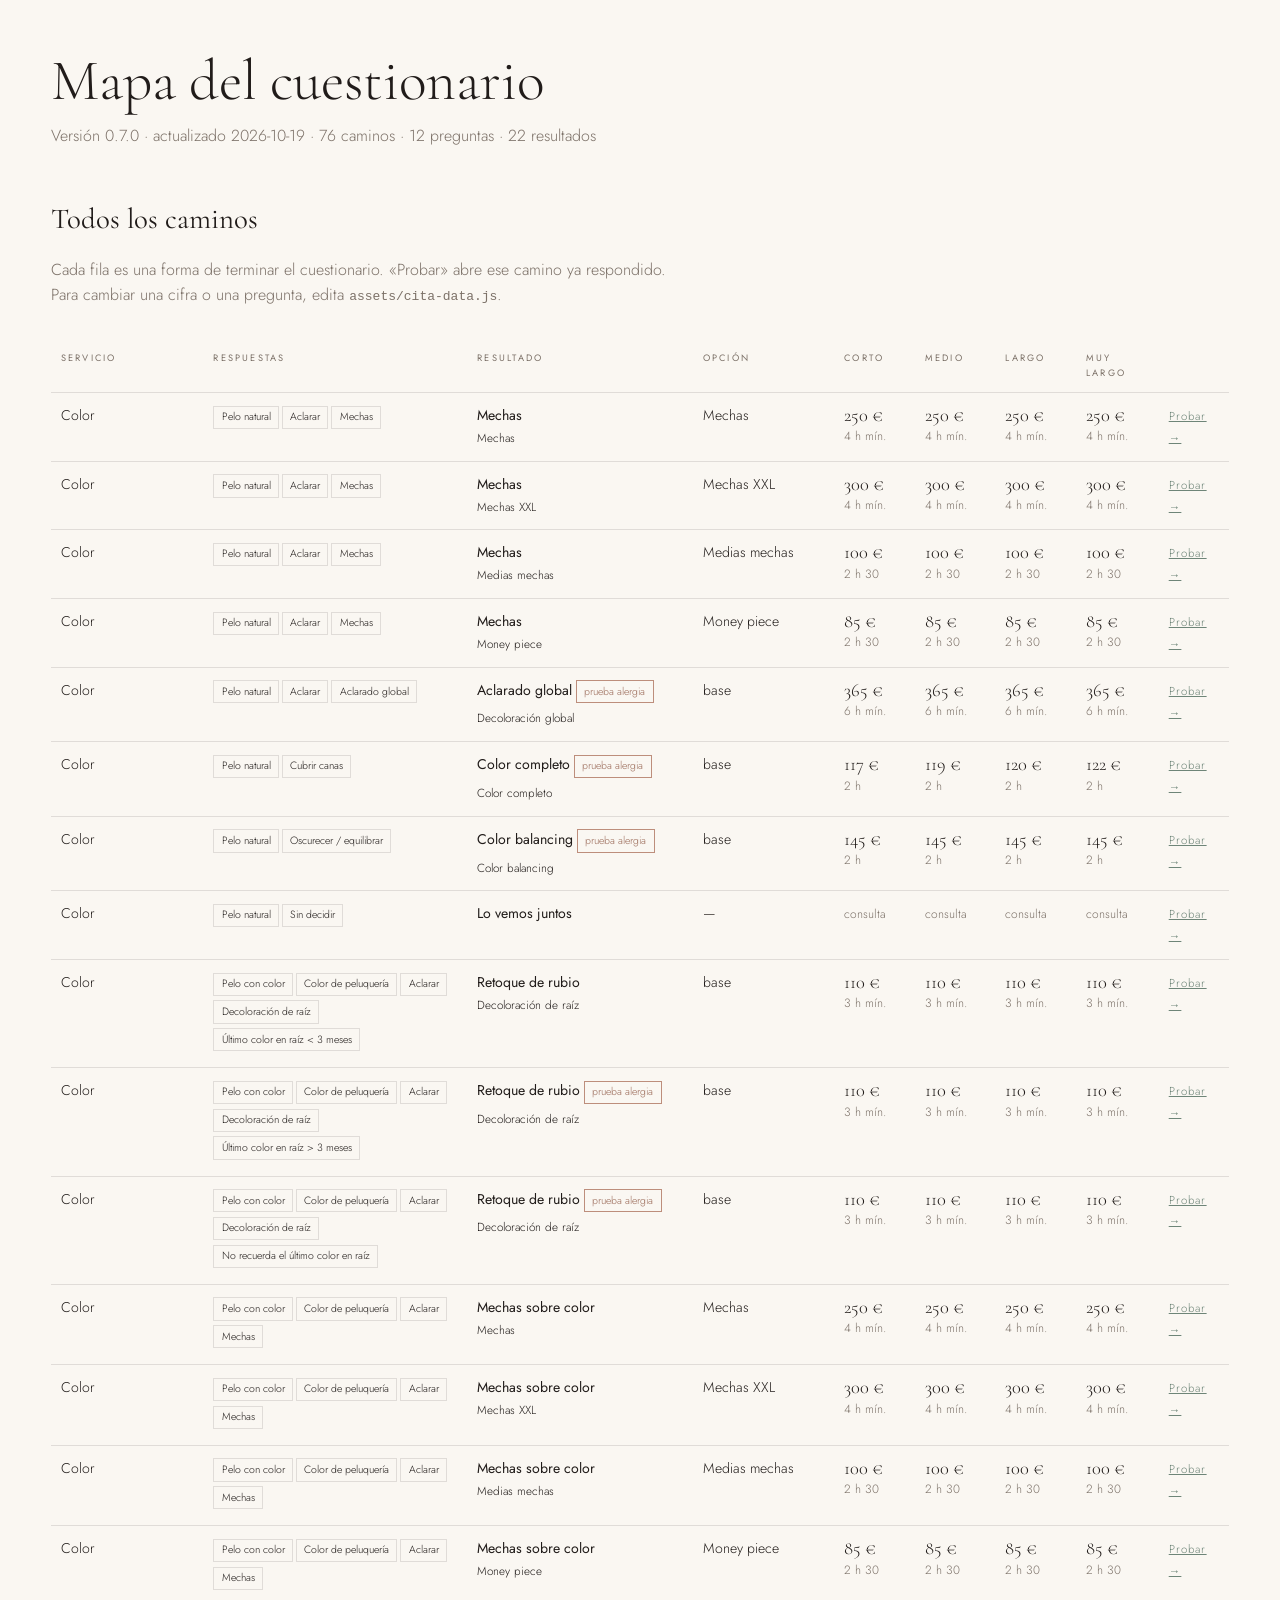
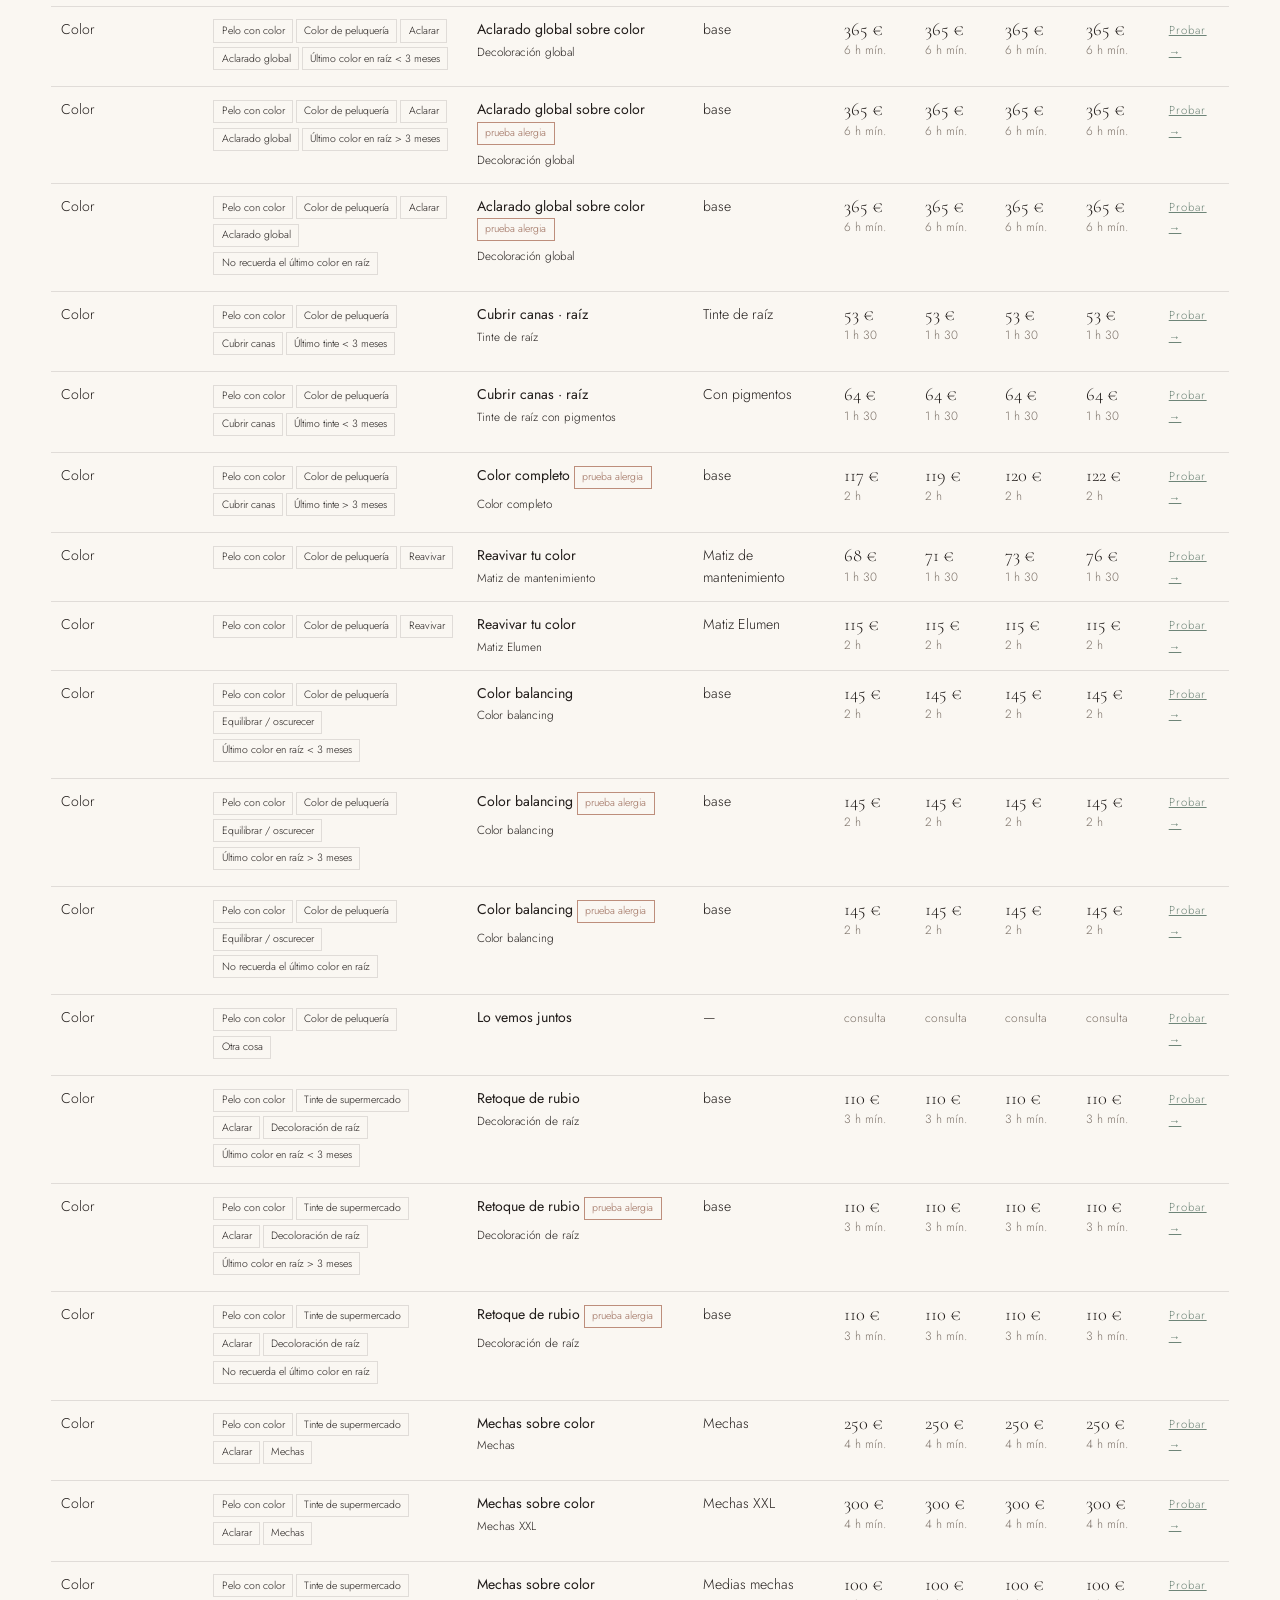
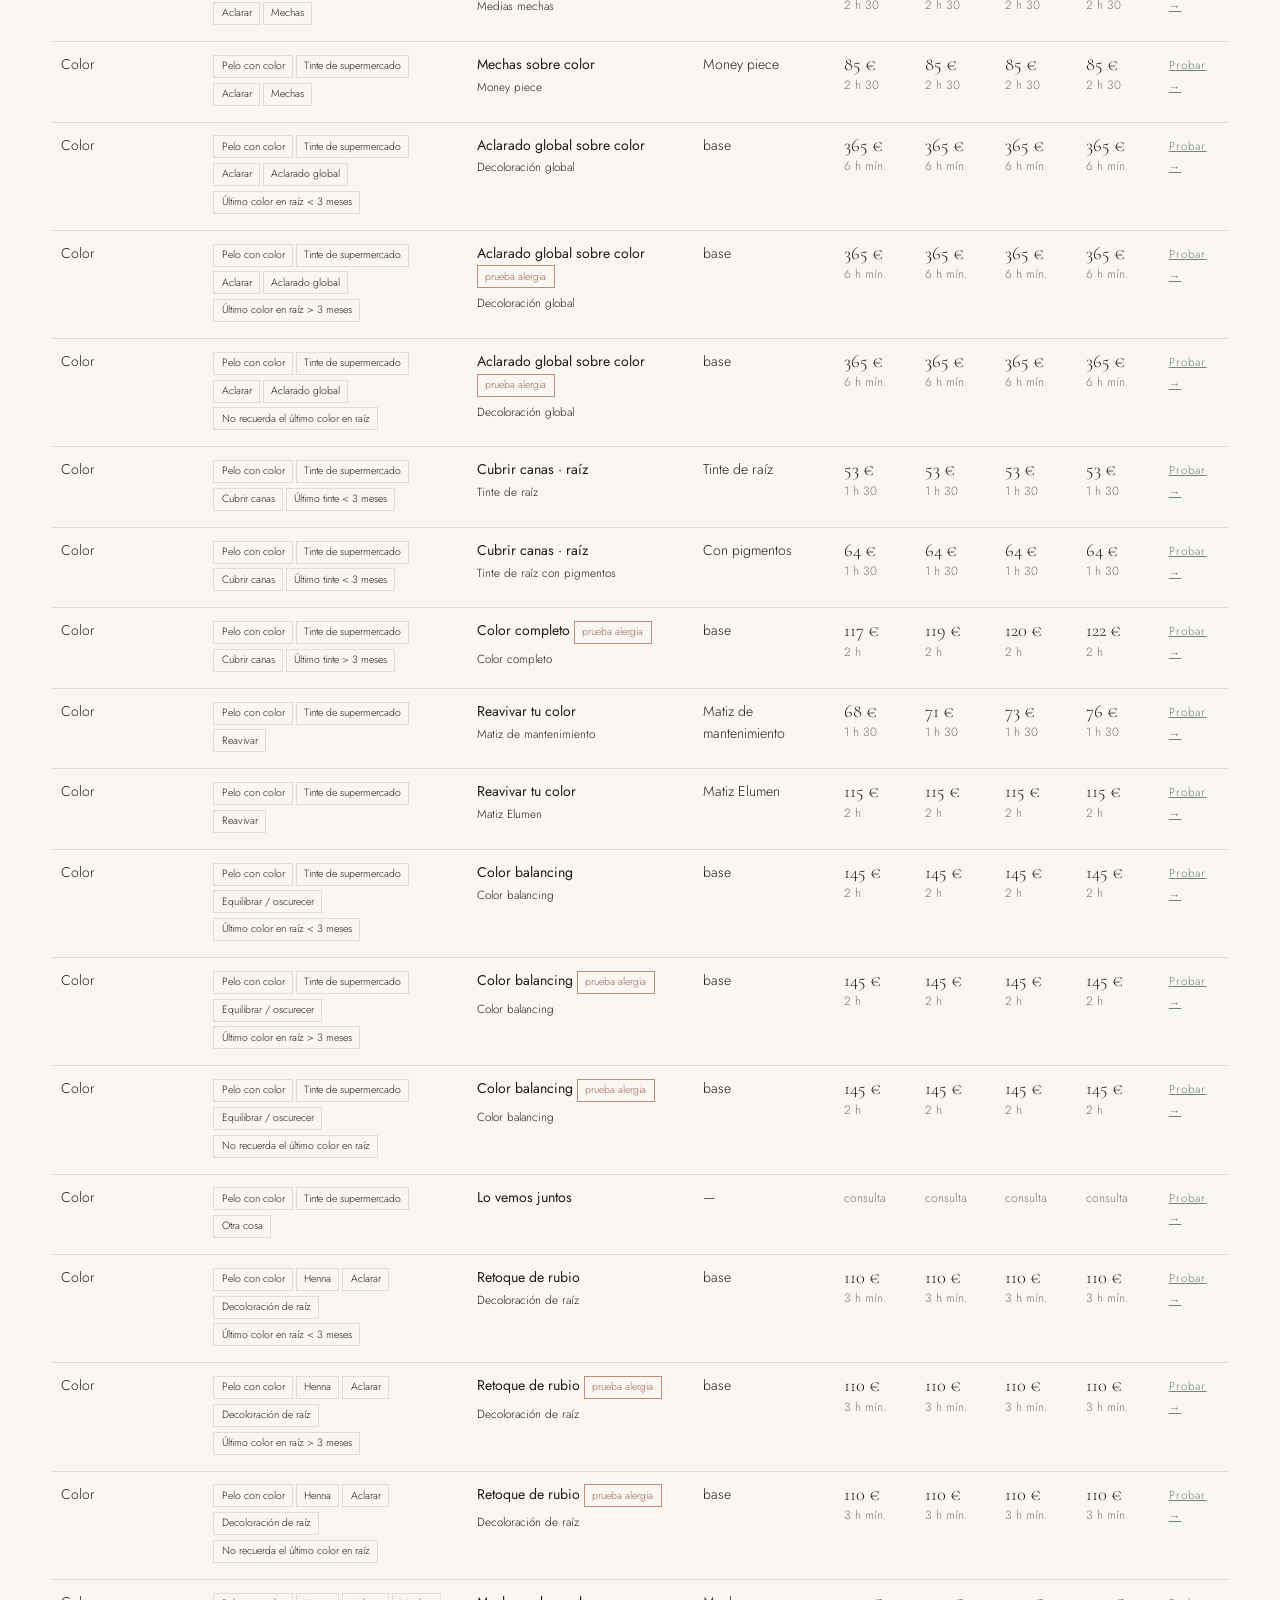
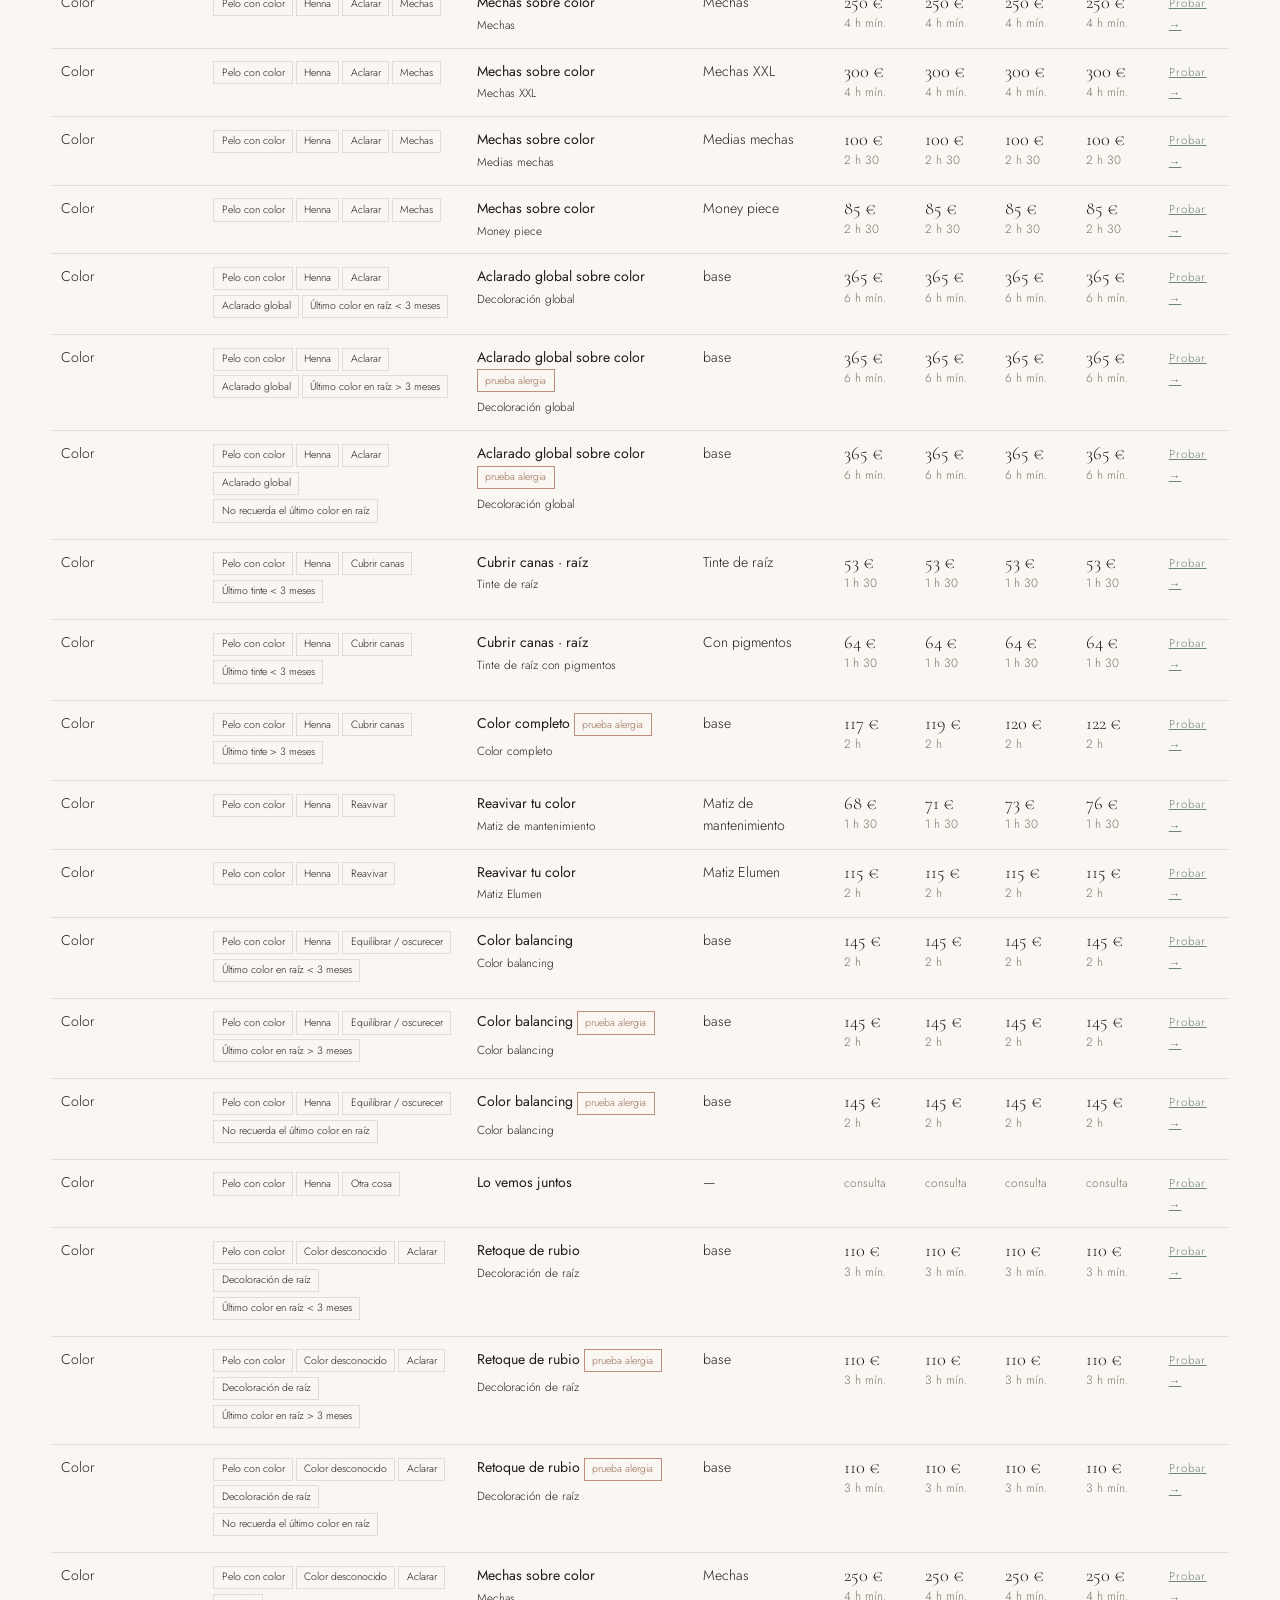
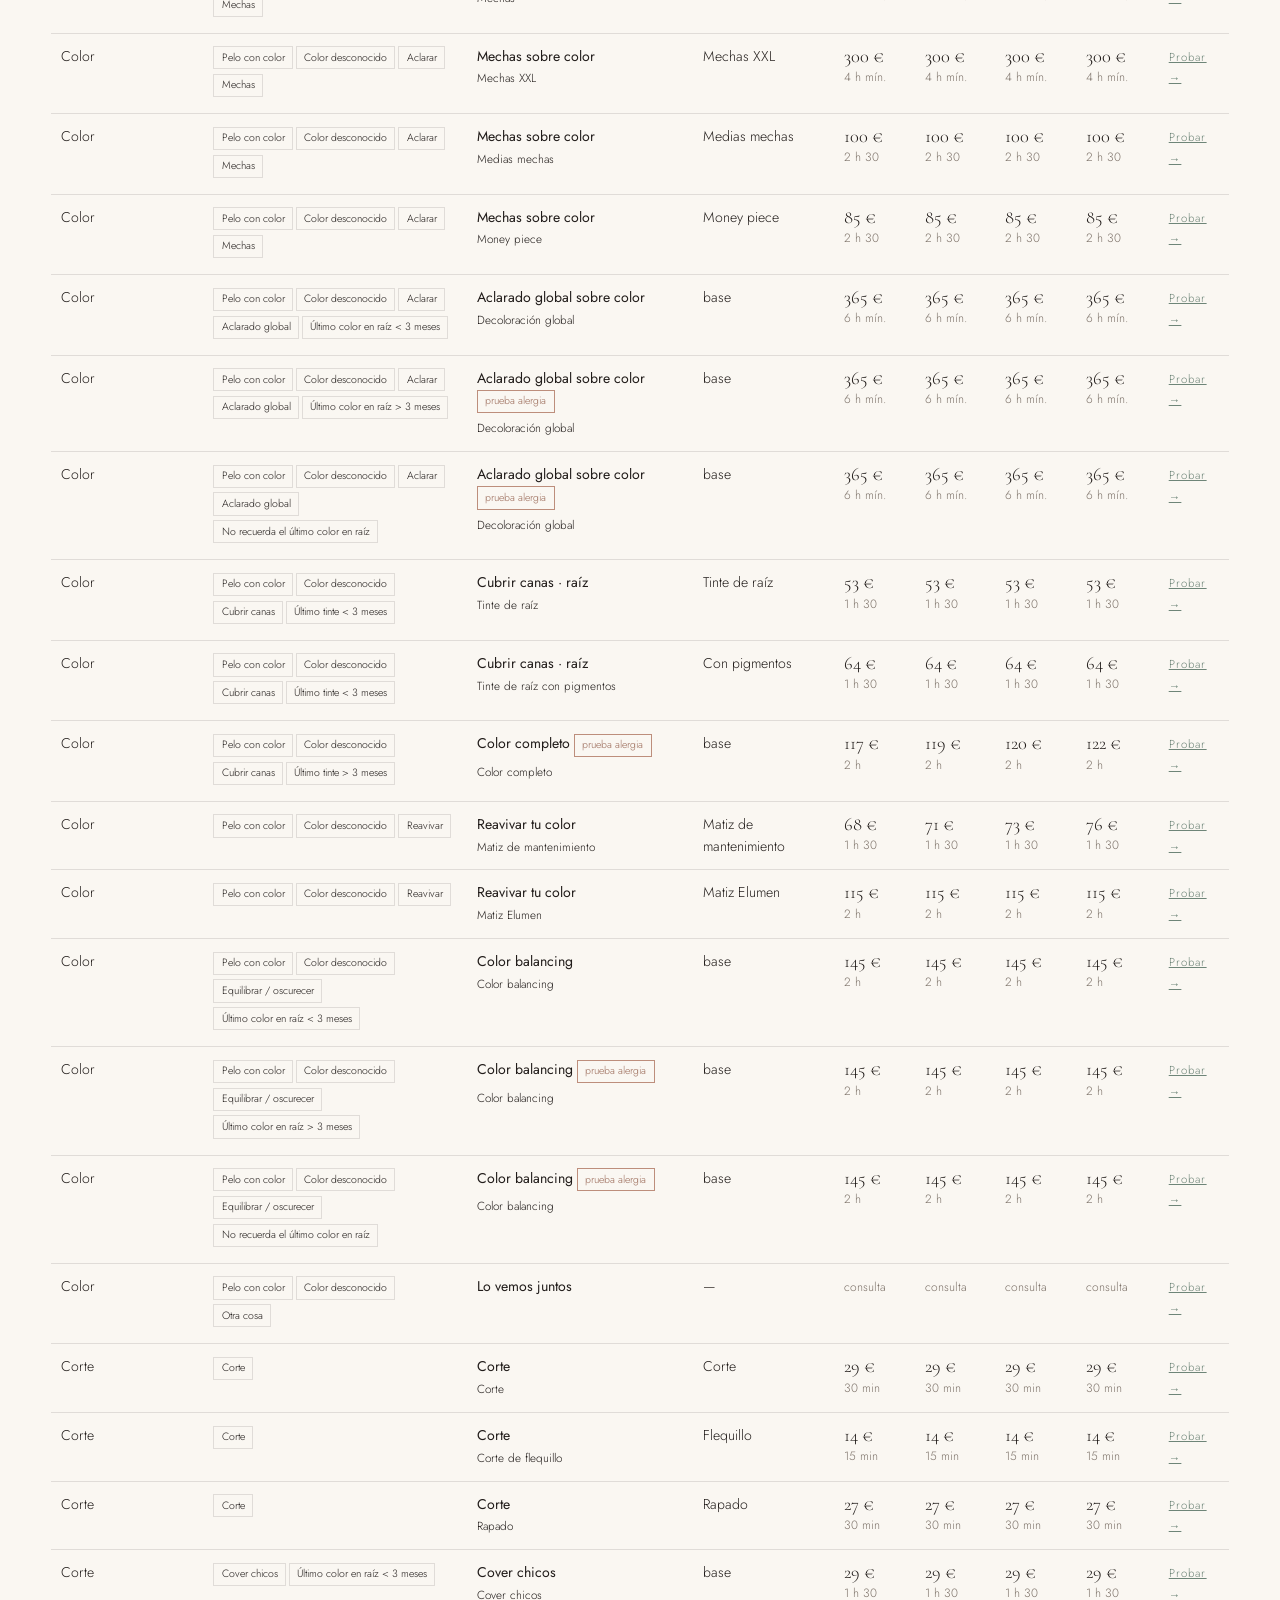
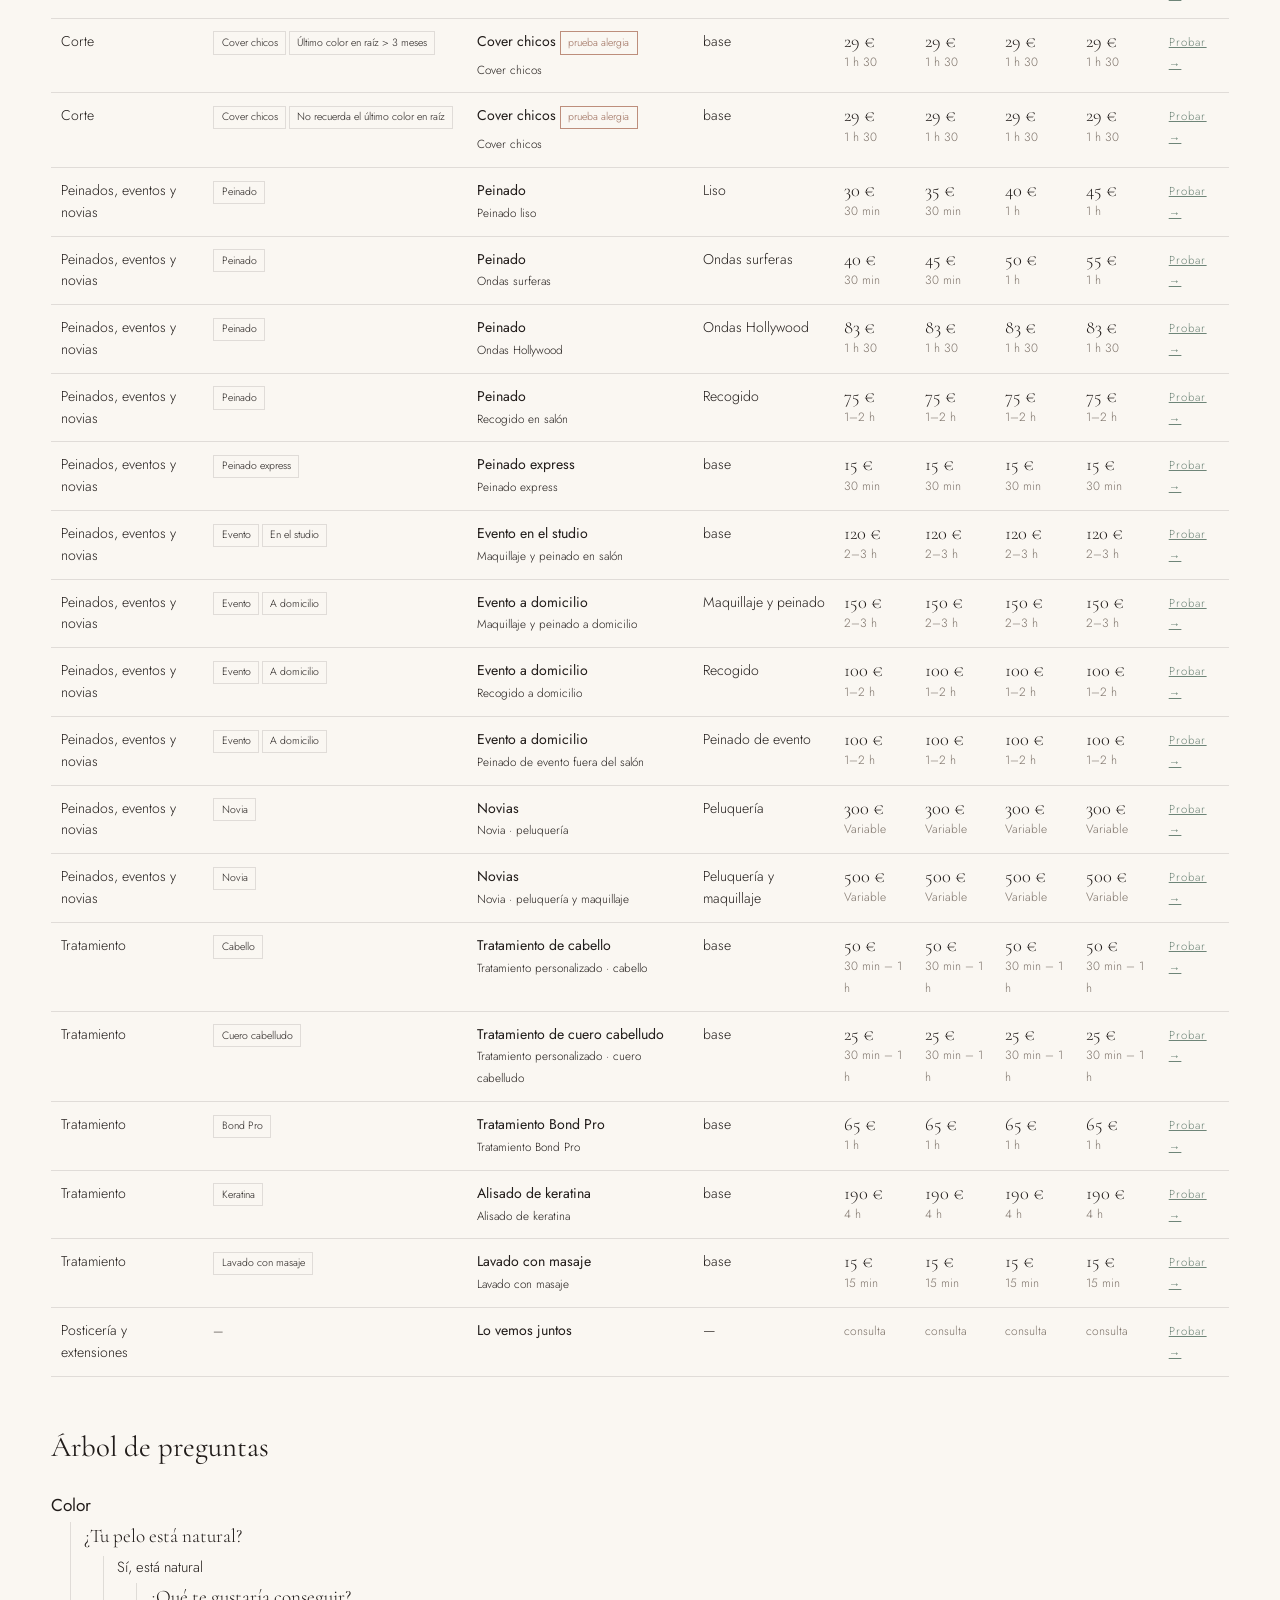
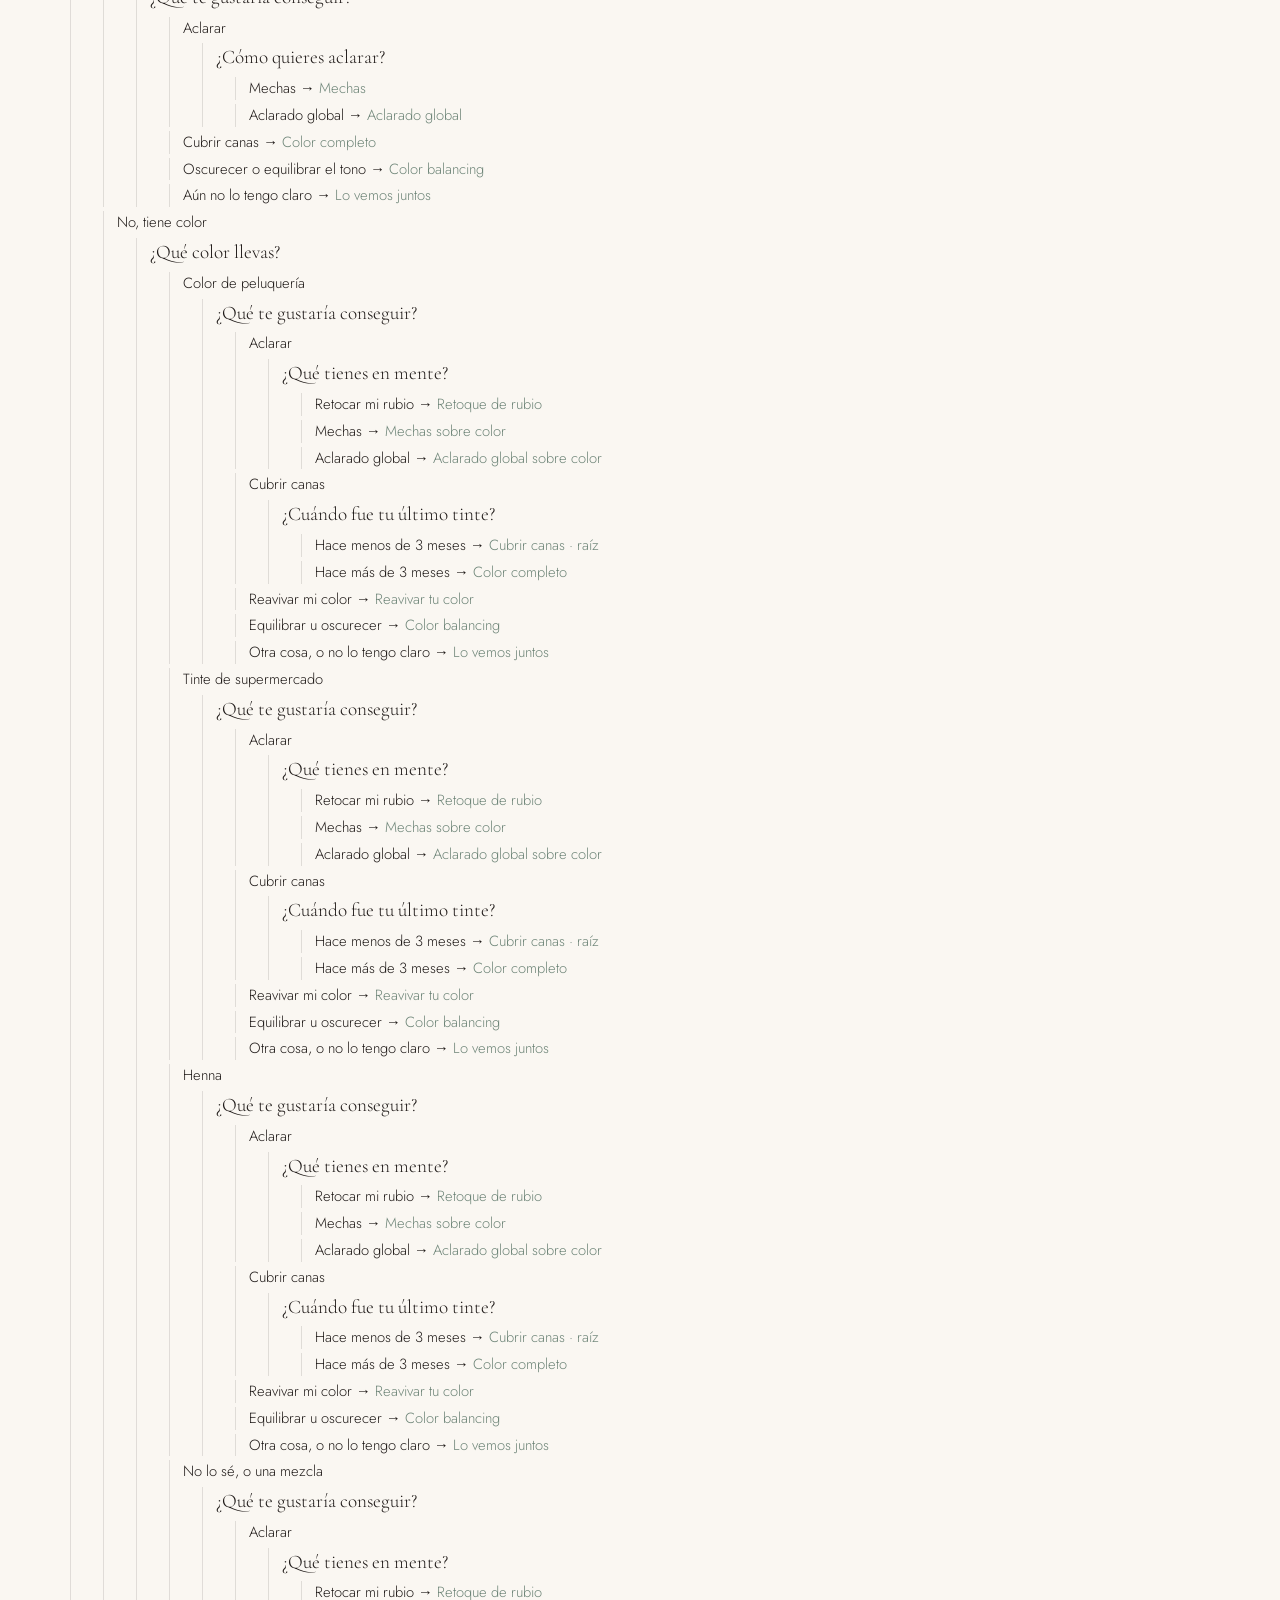
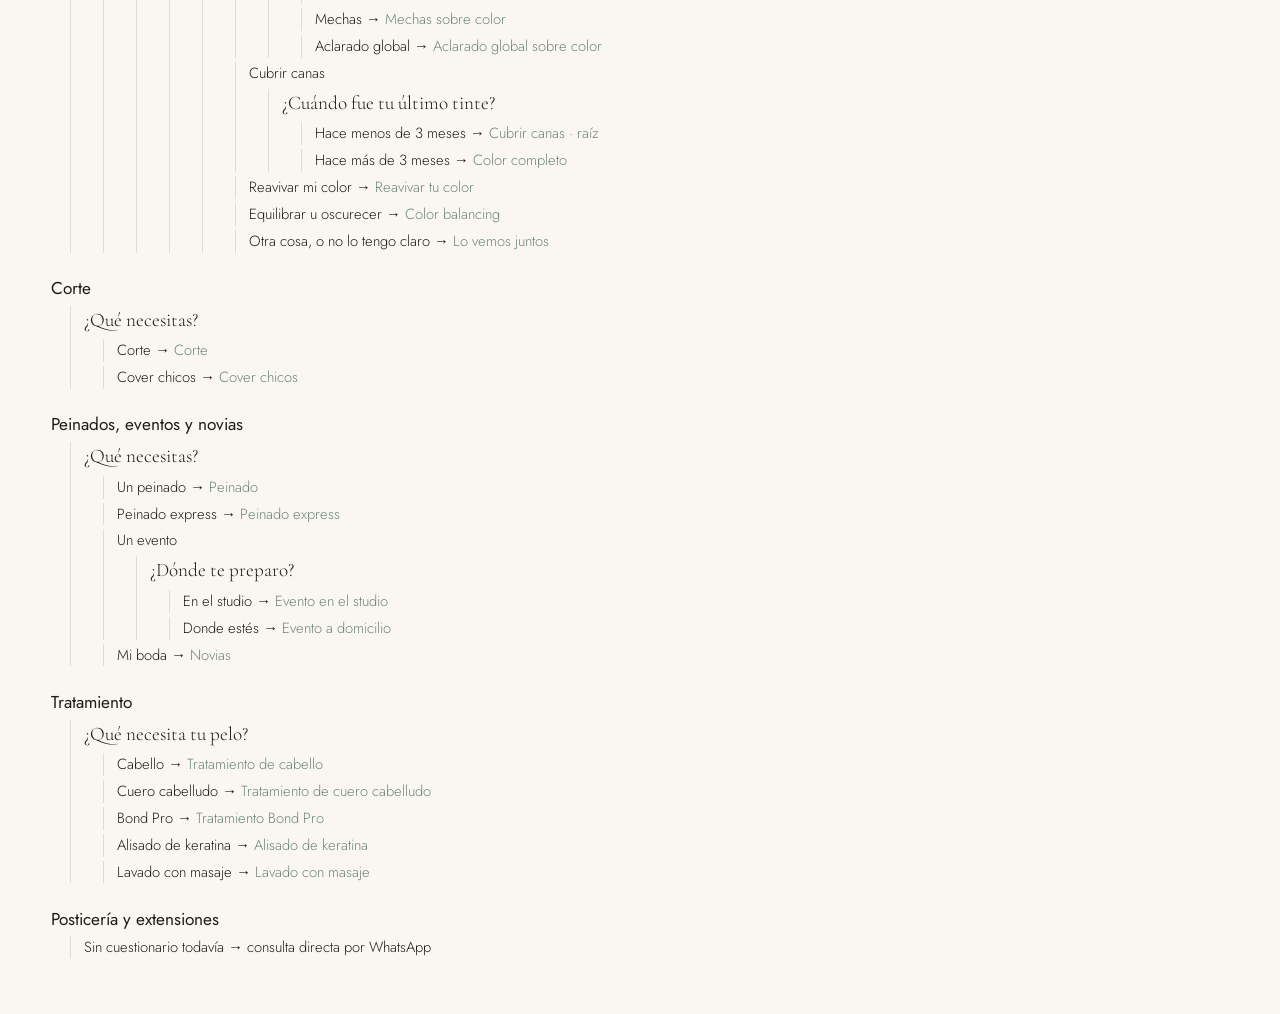
<file: web/cita-mapa.html>
<!DOCTYPE html>
<html lang="es">
<head>
<meta charset="UTF-8">
<meta name="viewport" content="width=device-width, initial-scale=1.0">
<title>Mapa del cuestionario · uso interno</title>
<link rel="icon" type="image/png" href="favicon.png">
<link rel="apple-touch-icon" href="favicon.png">
<meta name="robots" content="noindex, nofollow">
<link href="https://fonts.googleapis.com/css2?family=Cormorant+Garamond:wght@300;400&family=Jost:wght@300;400&display=swap" rel="stylesheet">
<style>
:root{--bg:#FAF7F2;--pale:#F1EAE0;--ink:#211C1A;--muted:#7C7168;--sage:#8AA194;--sage-d:#6E8578;--terra:#BD8E7C;--line:rgba(33,28,26,.12)}
*{margin:0;padding:0;box-sizing:border-box}
body{font-family:'Jost',sans-serif;font-weight:300;background:var(--bg);color:var(--ink);padding:clamp(1.5rem,4vw,4rem);line-height:1.55}
h1{font-family:'Cormorant Garamond',serif;font-weight:300;font-size:clamp(2.2rem,5vw,3.6rem);line-height:1.05}
h2{font-family:'Cormorant Garamond',serif;font-weight:400;font-size:1.8rem;margin:3rem 0 1rem}
.meta{color:var(--muted);margin:.8rem 0 2rem;max-width:70ch}
.warn{display:inline-block;background:var(--terra);color:#fff;font-size:.62rem;letter-spacing:.2em;text-transform:uppercase;padding:.45rem .8rem;margin-bottom:1.4rem}
table{width:100%;border-collapse:collapse;font-size:.88rem}
th,td{text-align:left;padding:.75rem .6rem;border-bottom:1px solid var(--line);vertical-align:top}
th{font-size:.58rem;letter-spacing:.24em;text-transform:uppercase;color:var(--muted);font-weight:400;position:sticky;top:0;background:var(--bg)}
td.path{max-width:320px}
.tag{display:inline-block;font-size:.66rem;border:1px solid var(--line);padding:.15rem .45rem;margin:0 .2rem .25rem 0}
td.res b{font-weight:400}
td.est span{display:block;font-family:'Cormorant Garamond',serif;font-size:1.15rem;line-height:1.1}
td.est small{color:var(--muted);font-size:.75rem}
td a{color:var(--sage-d);font-size:.72rem;letter-spacing:.1em}
tr:hover td{background:var(--pale)}
.tree{font-size:.92rem}
.tree li{list-style:none;margin:.25rem 0 .25rem 1.2rem;padding-left:.8rem;border-left:1px solid var(--line)}
.tree .q{font-family:'Cormorant Garamond',serif;font-size:1.2rem}
.tree .r{color:var(--sage-d)}
.wrap{overflow-x:auto}
</style>
</head>
<body>
<div id="warn"></div>
<h1>Mapa del cuestionario</h1>
<p class="meta" id="meta"></p>

<h2>Todos los caminos</h2>
<p class="meta">Cada fila es una forma de terminar el cuestionario. «Probar» abre ese camino ya respondido. Para cambiar una cifra o una pregunta, edita <code>assets/cita-data.js</code>.</p>
<div class="wrap"><table id="paths"></table></div>

<h2>Árbol de preguntas</h2>
<div class="tree" id="tree"></div>

<script src="assets/cita-data.js"></script>
<script src="assets/cita-core.js"></script>
<script>
const D = AP_CITA_DATA, C = AP_CITA;
const esc = s => String(s ?? '').replace(/[&<>"']/g, c => ({'&':'&amp;','<':'&lt;','>':'&gt;','"':'&quot;',"'":'&#39;'}[c]));
if (D.provisional) document.getElementById('warn').innerHTML = '<span class="warn">Precios de la carta de Adrián · recargo por largo provisional</span>';
const paths = C.enumerate(D);
document.getElementById('meta').textContent = `Versión ${D.version} · actualizado ${D.updated} · ${paths.length} caminos · ${Object.keys(D.nodes).length} preguntas · ${Object.keys(D.results).length} resultados`;

const head = `<tr><th>Servicio</th><th>Respuestas</th><th>Resultado</th><th>Opción</th>${D.lengths.map(l => `<th>${esc(l.label)}</th>`).join('')}<th></th></tr>`;
const rows = paths.flatMap(p => {
  const s = D.services.find(x => x.id === p.service), r = D.results[p.resultId];
  const tiers = C.tiersOf(D, p.resultId);
  if (!tiers.length) return [`<tr><td>${esc(s.label)}</td><td class="path">${p.tags.map(t => `<span class="tag">${esc(t)}</span>`).join('') || '<small>—</small>'}</td><td class="res"><b>${esc(r.title)}</b></td><td>—</td>${D.lengths.map(() => '<td class="est"><small>consulta</small></td>').join('')}<td><a href="cita.html#${C.toHash({ service: p.service, choices: p.choices })}" target="_blank">Probar →</a></td></tr>`];
  return tiers.map(t => {
    const cells = D.lengths.map(l => { const e = C.estimate(D, p.resultId, l.id, t.id); return `<td class="est"><span>${C.fmtEur(e.eur)}</span><small>${C.fmtTime(e)}${e.pending ? ` · <b style="color:#BD8E7C">${e.pending} pendiente</b>` : ''}</small></td>`; }).join('');
    const hash = C.toHash({ service: p.service, choices: p.choices, length: 'medio', tier: t.id });
    return `<tr><td>${esc(s.label)}</td><td class="path">${p.tags.map(x => `<span class="tag">${esc(x)}</span>`).join('')}</td><td class="res"><b>${esc(r.title)}</b>${p.allergy ? ' <span class="tag" style="border-color:#BD8E7C;color:#9a6a58">prueba alergia</span>' : ''}<br><small>${t.items.map(i => esc(D.menu[i].label)).join(' + ')}</small></td><td>${esc(t.label)}</td>${cells}<td><a href="cita.html#${hash}" target="_blank">Probar →</a></td></tr>`;
  });
}).join('');
document.getElementById('paths').innerHTML = head + rows;

function tree(nodeId) {
  const n = D.nodes[nodeId];
  return `<ul><li><span class="q">${esc(n.q)}</span><ul>${n.options.map(o => `<li>${esc(o.label)} ${
    C.isResult(o.next) ? `→ <span class="r">${esc(D.results[o.next.slice(2)].title)}</span>` : tree(o.next)}</li>`).join('')}</ul></li></ul>`;
}
document.getElementById('tree').innerHTML = D.services.map(s =>
  `<h3 style="font-weight:400;margin-top:1.4rem">${esc(s.label)}</h3>${s.active ? tree(s.start) : '<ul><li>Sin cuestionario todavía → consulta directa por WhatsApp</li></ul>'}`).join('');
</script>
</body>
</html>
</file>
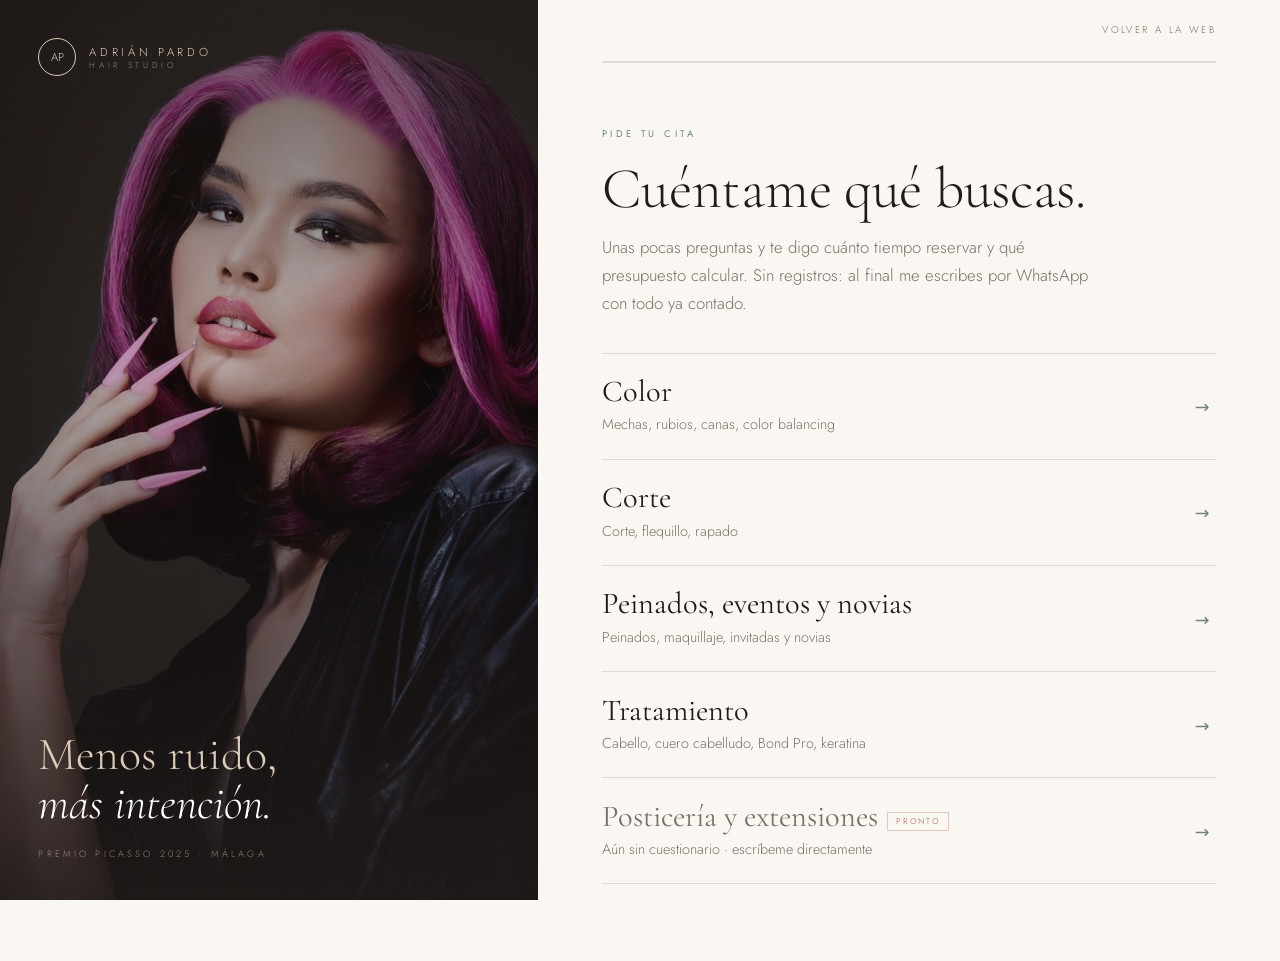
<file: web/cita.html>
<!DOCTYPE html>
<html lang="es">
<head>
<meta charset="UTF-8">
<meta name="viewport" content="width=device-width, initial-scale=1.0, viewport-fit=cover">
<title>Pide tu cita · Adrián Pardo</title>
<meta name="description" content="Responde unas preguntas y conoce el tiempo y presupuesto orientativo de tu servicio de color. Luego pide cita por WhatsApp.">
<link rel="icon" type="image/png" href="favicon.png">
<link rel="apple-touch-icon" href="favicon.png">
<meta name="robots" content="noindex, nofollow">
<meta name="theme-color" content="#FAF7F2">
<link rel="preconnect" href="https://fonts.googleapis.com">
<link rel="preconnect" href="https://fonts.gstatic.com" crossorigin>
<link href="https://fonts.googleapis.com/css2?family=Cormorant+Garamond:ital,wght@0,300;0,400;1,300&family=Jost:wght@300;400&display=swap" rel="stylesheet">
<link rel="stylesheet" href="assets/cita.css">
</head>
<body>
<div class="app">
  <aside class="side" aria-hidden="true">
    <div id="sideimgs"></div>
    <div class="side-in">
      <a class="logo" href="index.html" tabindex="-1"><span class="mk">AP</span><span class="nm">Adrián Pardo<span>Hair Studio</span></span></a>
      <div>
        <div class="motto">Menos ruido,<i>más intención.</i></div>
        <small>Premio Picasso 2025 · Málaga</small>
      </div>
    </div>
  </aside>

  <main class="main">
    <div class="top">
      <a class="logo" href="index.html"><span class="mk">AP</span><span class="nm">Adrián Pardo<span>Hair Studio</span></span></a>
      <span></span>
      <a class="exit" href="index.html">Volver a la web</a>
    </div>
    <div class="bar" id="bar" role="progressbar" aria-label="Progreso del cuestionario"><i></i></div>
    <div class="stage" id="stage"></div>
    <div class="sr" id="live" aria-live="polite"></div>
  </main>
</div>

<noscript><p style="padding:2rem">Este cuestionario necesita JavaScript. Escríbeme directamente por <a href="https://wa.me/34677427724">WhatsApp</a>.</p></noscript>
<script src="assets/cita-data.js"></script>
<script src="assets/cita-core.js"></script>
<script src="assets/cita.js"></script>
</body>
</html>
</file>
<file: web/assets/cita.css>
:root{
  --cream:#DBCBB8; --pale:#F1EAE0; --bg:#FAF7F2;
  --sage:#8AA194; --sage-d:#6E8578; --terra:#BD8E7C;
  --ink:#211C1A; --muted:#7C7168;
  --line:rgba(33,28,26,.12); --line-l:rgba(219,203,184,.2);
  --serif:'Cormorant Garamond',Georgia,serif;
  --sans:'Jost',system-ui,sans-serif;
}
*{margin:0;padding:0;box-sizing:border-box}
html,body{height:100%}
body{font-family:var(--sans);font-weight:300;background:var(--bg);color:var(--ink);line-height:1.65;-webkit-font-smoothing:antialiased}
a{color:inherit}
button{font:inherit;color:inherit;background:none;border:0;cursor:pointer}
:focus-visible{outline:2px solid var(--sage-d);outline-offset:3px}
.sr{position:absolute;width:1px;height:1px;overflow:hidden;clip:rect(0 0 0 0);white-space:nowrap}

/* ── layout ───────────────────────────────────── */
.app{min-height:100svh;display:grid;grid-template-columns:minmax(340px,42%) 1fr}
.side{position:sticky;top:0;height:100svh;overflow:hidden;background:var(--ink);color:var(--cream)}
.side img{position:absolute;inset:0;width:100%;height:100%;object-fit:cover;opacity:0;transition:opacity 1s ease}
.side img.on{opacity:.78}
.side::after{content:'';position:absolute;inset:0;background:linear-gradient(180deg,rgba(33,28,26,.55),rgba(33,28,26,.1) 40%,rgba(33,28,26,.85))}
.side-in{position:relative;z-index:2;height:100%;display:flex;flex-direction:column;justify-content:space-between;padding:clamp(1.8rem,3vw,3rem)}
.logo{display:flex;align-items:center;gap:.8rem;text-decoration:none}
.logo .mk{width:38px;height:38px;border:1px solid currentColor;border-radius:50%;display:grid;place-items:center;font-size:.72rem}
.logo .nm{font-size:.72rem;letter-spacing:.32em;text-transform:uppercase;line-height:1.4}
.logo .nm span{display:block;font-size:.52rem;opacity:.6}
.motto{font-family:var(--serif);font-size:clamp(2.2rem,3.6vw,3.6rem);line-height:1.05}
.motto i{display:block;color:#fff}
.side small{display:block;margin-top:1.2rem;font-size:.58rem;letter-spacing:.34em;text-transform:uppercase;opacity:.6}

.main{position:relative;display:flex;flex-direction:column;min-height:100svh}
.top{display:flex;justify-content:space-between;align-items:center;gap:1rem;padding:1.4rem clamp(1.4rem,5vw,4rem)}
.top .logo{display:none;color:var(--ink)}
.top .exit{font-size:.62rem;letter-spacing:.24em;text-transform:uppercase;text-decoration:none;color:var(--muted);transition:.3s}
.top .exit:hover{color:var(--ink)}
.bar{height:2px;background:var(--line);margin:0 clamp(1.4rem,5vw,4rem)}
.bar i{display:block;height:100%;background:var(--sage);width:0;transition:width .6s cubic-bezier(.2,.7,.3,1)}
.stage{flex:1;display:flex;align-items:center;padding:clamp(2rem,5vw,4rem) clamp(1.4rem,5vw,4rem) clamp(3rem,6vw,5rem)}
.screen{width:100%;max-width:640px}
.screen.enter{animation:in .55s cubic-bezier(.2,.7,.3,1)}
@keyframes in{from{opacity:0;transform:translateY(14px)}to{opacity:1;transform:none}}
@media(prefers-reduced-motion:reduce){.screen.enter{animation:none}.bar i,.side img{transition:none}}

@media(max-width:900px){
  .app{grid-template-columns:1fr}
  .side{display:none}
  .top .logo{display:flex}
  .stage{align-items:flex-start}
}

/* ── typography ───────────────────────────────── */
.eyebrow{font-size:.6rem;letter-spacing:.36em;text-transform:uppercase;color:var(--sage-d);font-weight:400;margin-bottom:1rem}
h1.q{font-family:var(--serif);font-weight:300;font-size:clamp(2.2rem,5.4vw,3.6rem);line-height:1.06;letter-spacing:-.005em;margin-bottom:.9rem}
h1.q:focus{outline:none}
.help{color:var(--muted);max-width:52ch;margin-bottom:.4rem}
.lead{color:var(--muted);font-size:1.05rem;max-width:50ch}

/* ── breadcrumbs of previous answers ──────────── */
.crumbs{display:flex;flex-wrap:wrap;gap:.4rem;margin-bottom:1.8rem}
.crumbs button{font-size:.6rem;letter-spacing:.14em;text-transform:uppercase;border:1px solid var(--line);padding:.42rem .8rem;color:var(--muted);transition:.3s}
.crumbs button:hover{border-color:var(--sage);color:var(--ink)}

/* ── options ──────────────────────────────────── */
.opts{list-style:none;margin-top:2.2rem;border-top:1px solid var(--line)}
.opt{width:100%;text-align:left;display:grid;grid-template-columns:1fr auto;align-items:center;gap:1.5rem;
  padding:1.35rem .4rem 1.35rem 0;border-bottom:1px solid var(--line);transition:padding .35s,background .35s}
.opt:hover{padding-left:1rem;background:rgba(255,255,255,.55)}
.opt b{display:block;font-family:var(--serif);font-weight:400;font-size:clamp(1.45rem,2.6vw,1.9rem);line-height:1.15}
.opt span{display:block;color:var(--muted);font-size:.9rem;margin-top:.2rem}
.opt .arr{font-size:1.1rem;color:var(--sage-d);transition:transform .35s}
.opt:hover .arr{transform:translateX(5px)}
.opt.was{box-shadow:inset 2px 0 0 var(--sage);padding-left:1rem}
.opt.quiet b{font-size:1.2rem;color:var(--muted)}
.opt.soon b{color:var(--muted)}
.opt .soon-tag{display:inline-block;margin-left:.6rem;font-family:var(--sans);font-size:.52rem;letter-spacing:.2em;text-transform:uppercase;vertical-align:middle;color:var(--terra);border:1px solid rgba(189,142,124,.45);padding:.25rem .5rem}
.opt.len{grid-template-columns:44px 1fr auto}
.opt.len svg{width:44px;height:58px}

.back{margin-top:2rem;font-size:.62rem;letter-spacing:.24em;text-transform:uppercase;color:var(--muted);transition:.3s}
.back:hover{color:var(--ink)}

/* ── result ───────────────────────────────────── */
.figs{display:grid;grid-template-columns:1fr 1fr;border-top:1px solid var(--line);border-bottom:1px solid var(--line);margin:2.2rem 0 1rem}
.fig{padding:1.6rem 0}
.fig+.fig{border-left:1px solid var(--line);padding-left:1.6rem}
.fig small{display:block;font-size:.58rem;letter-spacing:.3em;text-transform:uppercase;color:var(--muted);margin-bottom:.5rem}
.fig strong{font-family:var(--serif);font-weight:300;font-size:clamp(2rem,4.6vw,3rem);line-height:1}
.forlen{font-size:.85rem;color:var(--muted)}
.forlen button{text-decoration:underline;text-underline-offset:3px;color:var(--ink);font-size:.85rem}
.inc{list-style:none;margin:2rem 0 1.4rem;display:grid;gap:.1rem}
.inc li{padding:.55rem 0 .55rem 1.6rem;position:relative;border-bottom:1px solid var(--line);font-size:.95rem}
.inc li::before{content:'';position:absolute;left:0;top:1.05rem;width:7px;height:7px;border:1px solid var(--sage);border-radius:50%}
.notes{list-style:none;display:grid;gap:.7rem;margin:1.4rem 0}
.notes li{font-family:var(--serif);font-style:italic;font-size:1.12rem;line-height:1.45;padding-left:1.2rem;border-left:1px solid var(--terra)}
.disc{font-size:.82rem;color:var(--muted);margin-top:1.2rem}
.prov{display:inline-block;margin-top:1rem;font-size:.55rem;letter-spacing:.22em;text-transform:uppercase;color:var(--terra);border:1px solid rgba(189,142,124,.45);padding:.35rem .7rem}

/* ── booking form ─────────────────────────────── */
.book{margin-top:3rem;padding:clamp(1.6rem,4vw,2.4rem);background:var(--ink);color:var(--cream)}
.book h2{font-family:var(--serif);font-weight:300;font-size:clamp(1.8rem,3.6vw,2.4rem);line-height:1.1;margin-bottom:.4rem}
.book > p{color:rgba(219,203,184,.7);font-size:.92rem;margin-bottom:1.6rem}
.fld{margin-bottom:1.4rem}
.fld > label,.fld > .lab{display:block;font-size:.58rem;letter-spacing:.3em;text-transform:uppercase;color:var(--sage);margin-bottom:.6rem}
.fld input,.fld textarea{width:100%;background:transparent;border:0;border-bottom:1px solid var(--line-l);color:#fff;font:inherit;font-size:1.05rem;padding:.55rem 0;transition:border-color .3s}
.fld textarea{resize:vertical;min-height:4.2rem;font-size:.95rem}
.fld input::placeholder,.fld textarea::placeholder{color:rgba(219,203,184,.38)}
.fld input:focus,.fld textarea:focus{outline:none;border-color:var(--sage)}
.fld .opt-hint{font-size:.7rem;color:rgba(219,203,184,.45);letter-spacing:.04em;text-transform:none;margin-left:.4rem}
.chips{display:flex;flex-wrap:wrap;gap:.45rem}
.chip{font-size:.72rem;letter-spacing:.1em;border:1px solid var(--line-l);padding:.55rem 1rem;color:rgba(219,203,184,.85);transition:.25s}
.chip:hover{border-color:var(--cream)}
.chip[aria-pressed="true"]{background:var(--cream);color:var(--ink);border-color:var(--cream)}
.chip.warn[aria-pressed="true"]{background:var(--terra);border-color:var(--terra)}
.send{display:flex;align-items:center;justify-content:center;gap:.8rem;width:100%;margin-top:.6rem;padding:1.15rem 1.5rem;
  background:var(--sage);color:#fff;font-size:.66rem;letter-spacing:.28em;text-transform:uppercase;text-decoration:none;transition:.35s}
.send:hover{background:var(--sage-d)}
.send[aria-disabled="true"]{opacity:.5}
.send svg{width:18px;height:18px;flex:none}
.tip{font-size:.8rem;color:rgba(219,203,184,.6);margin-top:.9rem;display:flex;gap:.55rem}
.err{font-size:.78rem;color:var(--terra);margin-top:.5rem;min-height:1.1em}
details.preview{margin-top:1.2rem;font-size:.8rem;color:rgba(219,203,184,.6)}
details.preview summary{cursor:pointer;letter-spacing:.14em;text-transform:uppercase;font-size:.58rem}
details.preview pre{white-space:pre-wrap;font-family:var(--sans);font-size:.85rem;color:rgba(219,203,184,.85);margin-top:.8rem;padding:1rem;border:1px solid var(--line-l)}
.restart{display:block;margin-top:2rem}

/* ── paso de la foto ──────────────────────────── */
.how{list-style:none;margin:2.2rem 0;border-top:1px solid var(--line)}
.how li{display:grid;grid-template-columns:2.4rem 1fr;gap:1rem;padding:1.3rem 0;border-bottom:1px solid var(--line)}
.how .n{width:2rem;height:2rem;border:1px solid var(--sage);border-radius:50%;display:grid;place-items:center;font-size:.8rem;color:var(--sage-d)}
.how b{font-weight:400}
.attach{margin-top:1rem;max-width:360px}
.attach svg{width:100%;height:auto;display:block}
.photo-tips{background:var(--pale);padding:1.4rem 1.6rem;margin-bottom:2rem}
.photo-tips .lab{font-size:.58rem;letter-spacing:.3em;text-transform:uppercase;color:var(--sage-d);margin-bottom:.7rem}
.photo-tips ul{list-style:none;display:grid;gap:.4rem;font-size:.92rem}
.photo-tips li::before{content:'—';color:var(--terra);margin-right:.6rem}
.after-actions{display:flex;flex-wrap:wrap;gap:.8rem}
.btn-dark,.btn-line{display:inline-block;padding:1.05rem 2.2rem;font-size:.64rem;letter-spacing:.26em;text-transform:uppercase;text-decoration:none;transition:.35s;border:1px solid var(--ink)}
.btn-dark{background:var(--ink);color:var(--bg)}
.btn-dark:hover{background:var(--sage-d);border-color:var(--sage-d)}
.btn-line:hover{background:var(--ink);color:var(--bg)}
@media(prefers-reduced-motion:reduce){.attach animate{display:none}}

/* ── opciones y extras ────────────────────────── */
.tiers{display:grid;grid-template-columns:repeat(auto-fit,minmax(170px,1fr));gap:.7rem;margin:1.8rem 0 .6rem}
.tier{text-align:left;padding:1.2rem 1.2rem 1.3rem;border:1px solid var(--line);background:transparent;transition:.3s;display:flex;flex-direction:column;gap:.3rem}
.tier:hover{border-color:var(--sage)}
.tier.on{border-color:var(--ink);background:var(--ink);color:var(--bg)}
.tier-l{font-size:.6rem;letter-spacing:.3em;text-transform:uppercase}
.tier-p{font-family:var(--serif);font-size:1.6rem;line-height:1.1}
.tier-d{font-size:.8rem;color:var(--muted);line-height:1.4}
.tier.on .tier-d{color:rgba(250,247,242,.7)}
.extras{margin:1.6rem 0 .4rem}
.extras .lab{font-size:.58rem;letter-spacing:.3em;text-transform:uppercase;color:var(--sage-d);margin-bottom:.7rem}
.extras .opt-hint{text-transform:none;letter-spacing:.02em;color:var(--muted);margin-left:.4rem;font-size:.75rem}
.xchips{display:flex;flex-wrap:wrap;gap:.5rem}
.xchip{display:flex;flex-direction:column;align-items:flex-start;gap:.1rem;padding:.7rem 1rem;border:1px solid var(--line);transition:.25s;text-align:left}
.xchip b{font-weight:400;font-size:.88rem}
.xchip span{font-size:.72rem;color:var(--muted)}
.xchip:hover{border-color:var(--sage)}
.xchip[aria-pressed="true"]{border-color:var(--sage-d);background:rgba(138,161,148,.14)}

/* ── prueba de alergia ────────────────────────── */
.allergy{margin:1.6rem 0 .4rem;padding:1.2rem 1.4rem;border:1px solid rgba(189,142,124,.55);background:rgba(189,142,124,.09)}
.allergy-h{display:flex;align-items:center;gap:.7rem;font-size:.6rem;letter-spacing:.3em;text-transform:uppercase;color:#9a6a58;margin-bottom:.5rem}
.allergy-i{width:1.4rem;height:1.4rem;border-radius:50%;background:var(--terra);color:#fff;display:grid;place-items:center;font-size:.75rem;letter-spacing:0;font-weight:400}
.allergy p{font-size:.92rem;line-height:1.55}

.allergy.diag{border-color:rgba(138,161,148,.6);background:rgba(138,161,148,.1)}
.allergy.diag .allergy-h{color:var(--sage-d)}
.allergy.diag .allergy-i{background:var(--sage)}
</file>
